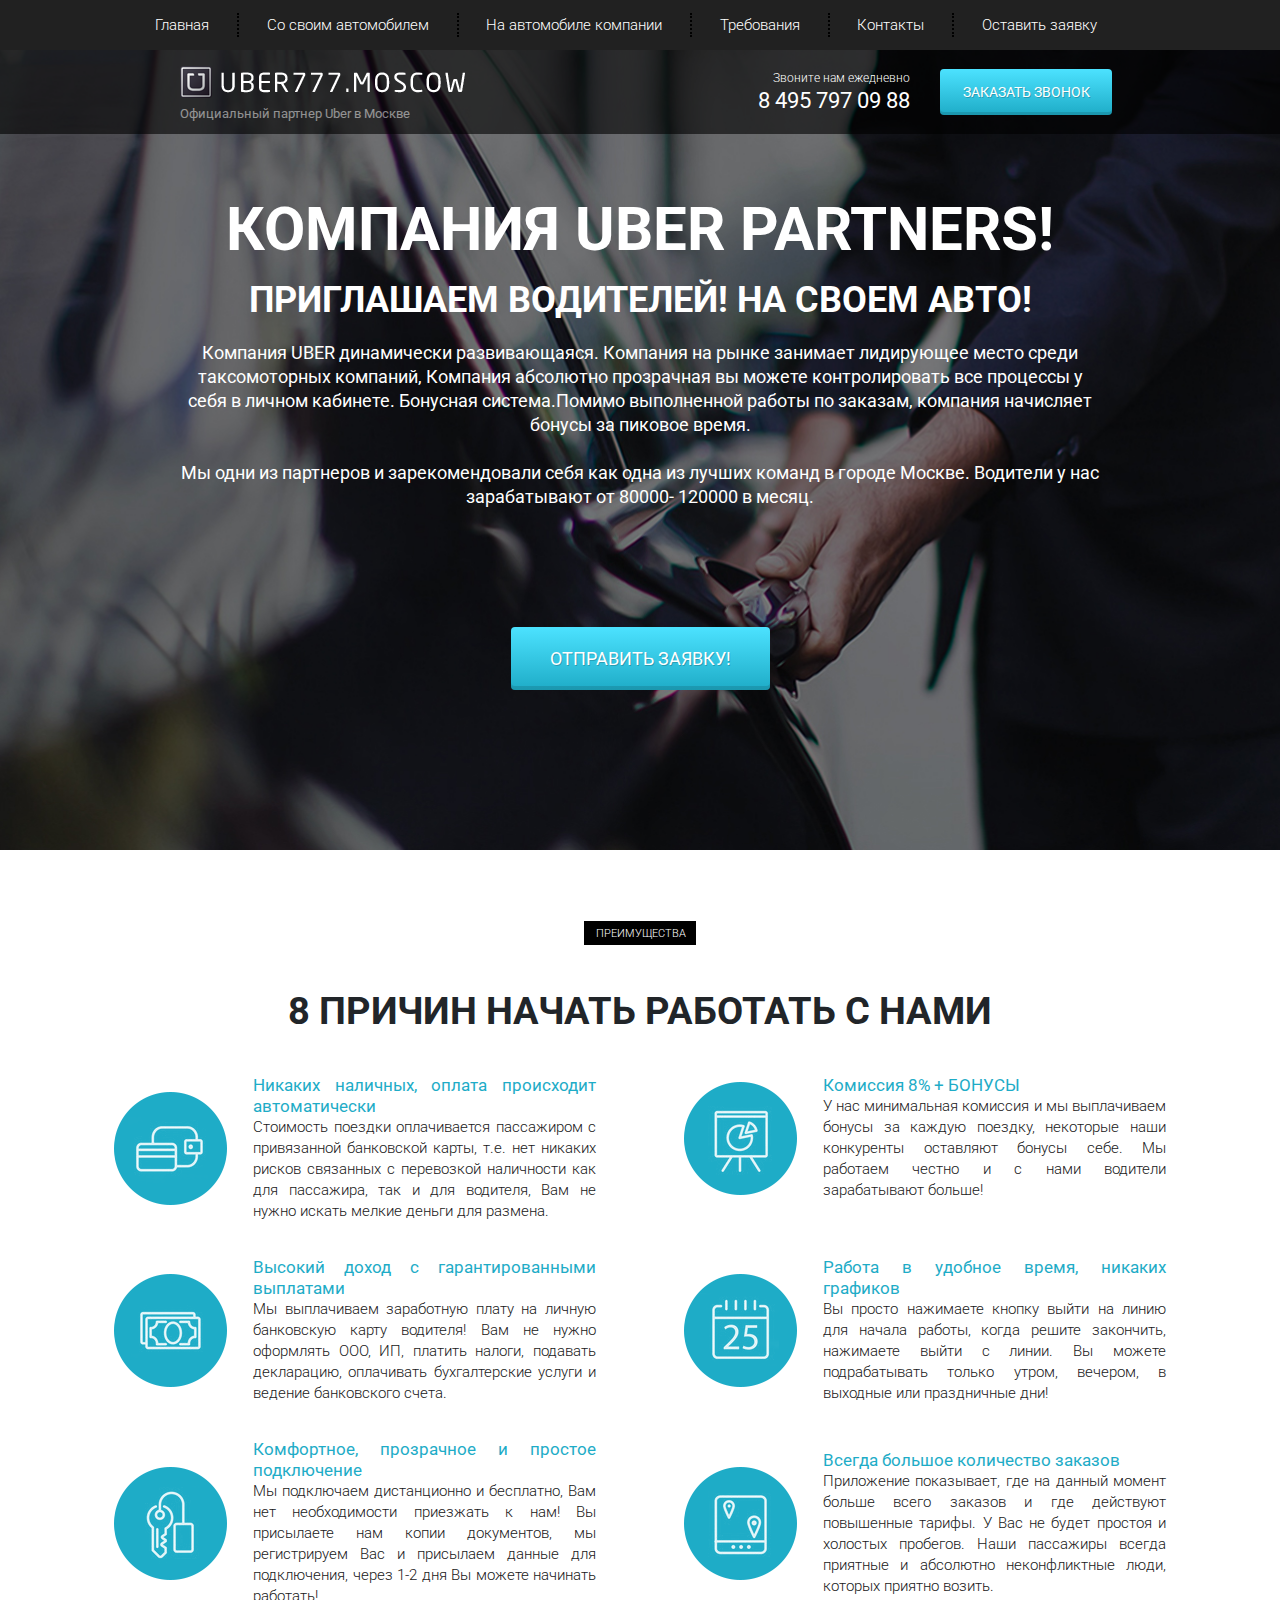
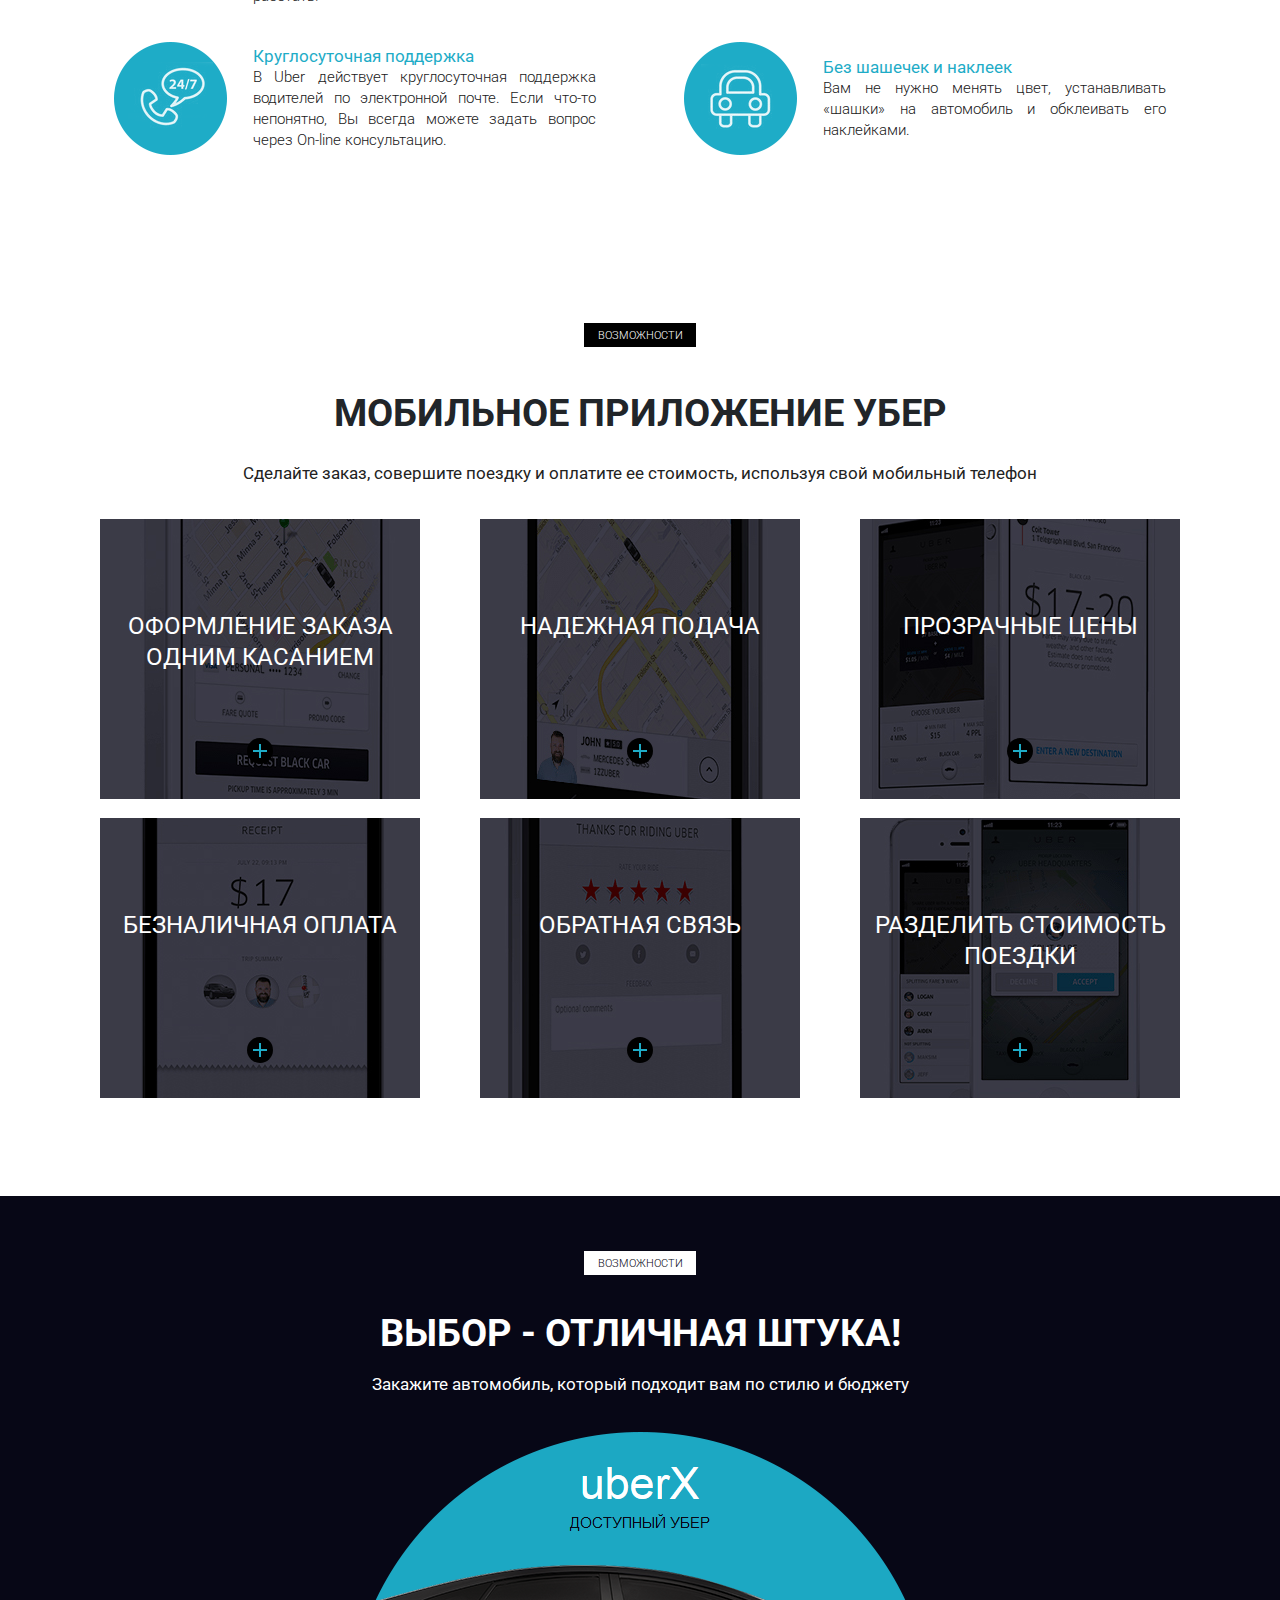
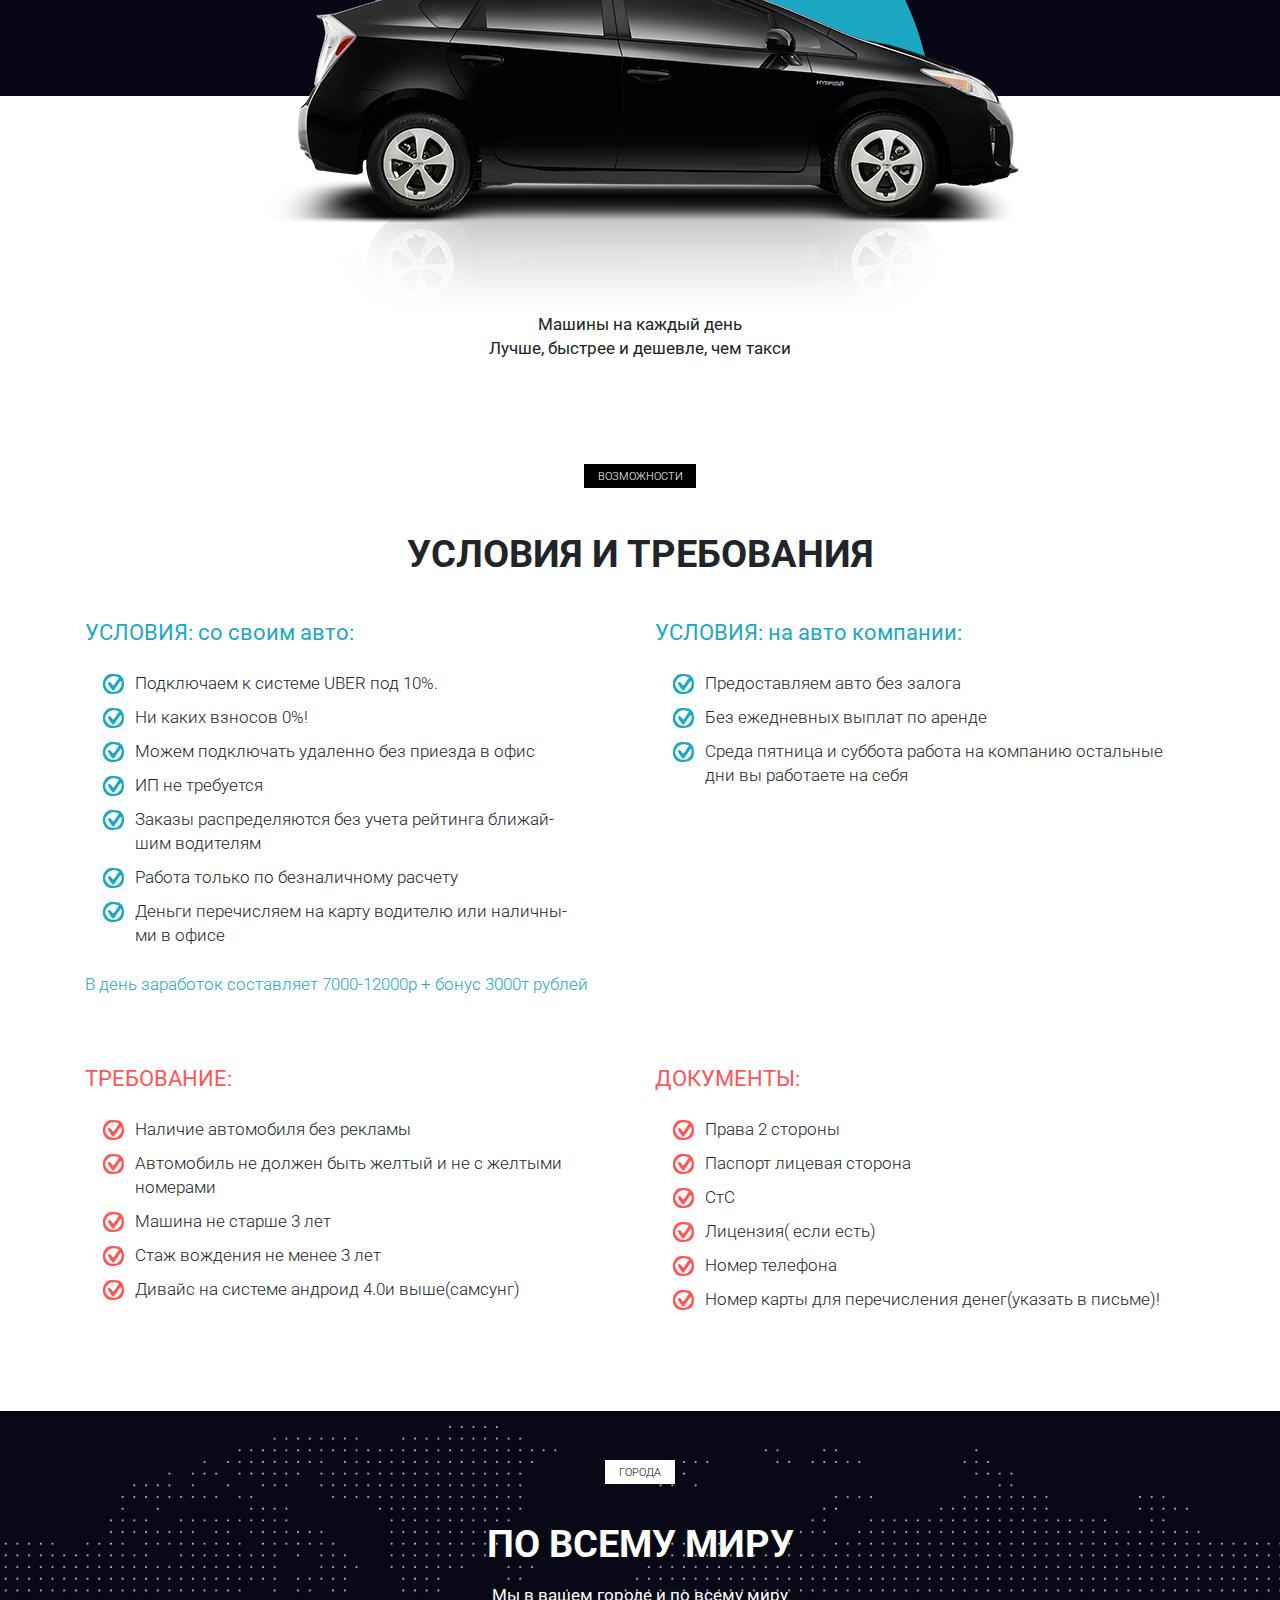
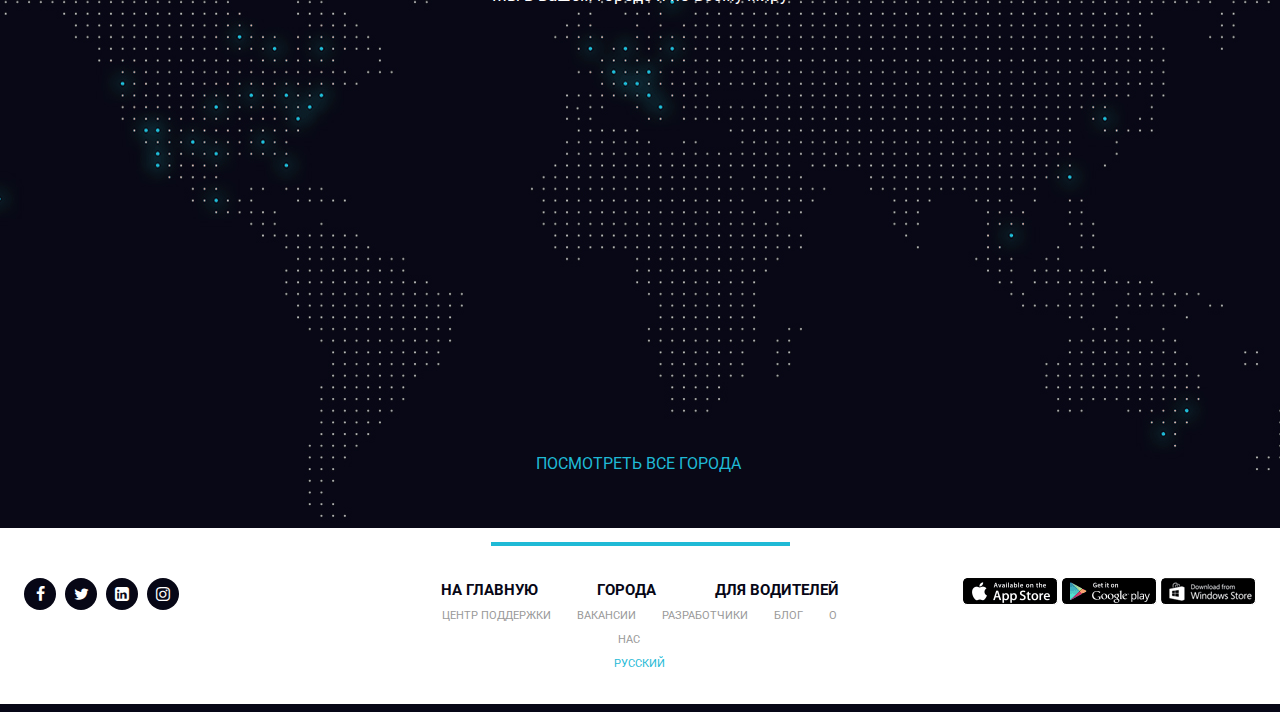
<file: index.html>
<!DOCTYPE html>
<html lang="en">

<head>
  <meta charset="UTF-8">
  <meta name="viewport" content="width=device-width, initial-scale=1.0">
  <title>Document</title>
  <link rel="shortcut icon" href="icons/favicon.ico" type="image/png">
  <link href="https://fonts.googleapis.com/css2?family=Roboto:wght@300;400;700&display=swap" rel="stylesheet">
  <link rel="stylesheet" href="css/bootstrap-reboot.min.css">
  <link rel="stylesheet" href="css/bootstrap-grid.min.css">
  <link rel="stylesheet" href="css/fonts.css">
  <link rel="stylesheet" href="css/style.min.css">
</head>

<body>
  <header>
    <nav>
      <div class="container">
        <ul class="menu">
          <li class="menu_item"><a href="#" class="menu_link">Главная</a></li>
          <li class="menu_item"><a href="#require" class="menu_link">Со своим автомобилем</a></li>
          <li class="menu_item"><a href="#require" class="menu_link">На автомобиле компании</a></li>
          <li class="menu_item"><a href="#" class="menu_link">Требования</a></li>
          <li class="menu_item"><a href="#" class="menu_link">Контакты</a></li>
          <li class="menu_item"><a href="#" class="menu_link">Оставить заявку</a></li>
        </ul>
      </div>
      <div class="hamburger">
        <span></span>
        <span></span>
        <span></span>
      </div>
    </nav>
    <div class="subheader">
      <div class="container">
        <div class="row">
          <div class="col-6 col-md-4 offset-md-1">
            <a href="#" class="subheader_logo"><img src="icons/logo.png" alt="logo"></a>
            <div class="subheader_official">Официальный партнер Uber в Москве</div>
          </div>

          <div class="xs-hidden col-md-3 offset-md-1 col-xl-2 offset-xl-2">
            <div class="subheader_call">Звоните нам ежедневно</div>
            <a href="tel:84957970988" class="subheader_phone">8 495 797 09 88</a>
          </div>

          <div class="col-6 col-md-3">
            <a href="tel:84957970988" class="xs-visible subheader_phone">8 495 797 09 88</a>
            <button class="subheader_btn">заказать звонок</button>
          </div>
        </div>

      </div>
    </div>
  </header>

  <section class="promo">
    <div class="container">
      <div class="row">
        <div class="col-md-12 offset-md-0 col-lg-10 offset-lg-1">
          <h1 class="promo_header">КОМПАНИЯ UBER PARTNERS!</h1>
          <h2 class="promo_subheader">ПРИГЛАШАЕМ ВОДИТЕЛЕЙ! НА СВОЕМ АВТО!</h2>
          <div class="promo_descr">
            Компания UBER динамически развивающаяся. Компания на рынке занимает лидирующее место среди
            таксомоторных компаний, Компания абсолютно прозрачная вы можете контролировать все процессы у себя в личном
            кабинете. Бонуcная система.Помимо выполненной работы по заказам, компания начисляет бонусы за
            пиковое время.
            <br><br>
            Мы одни из партнеров и зарекомендовали себя как одна из лучших команд в городе Москве. Водители у нас
            зарабатывают от 80000- 120000 в месяц.
          </div>
          <button class="promo_btn">ОТПРАВИТЬ ЗАЯВКУ!</button>
        </div>
      </div>
    </div>
  </section>

  <section class="reasons">
    <div class="container">
      <div class="label">преимущества</div>
      <div class="title">8 причин начать работать с нами</div>

      <div class="row">
        <div class="col-md-6 col-sm-12">
          <div class="reason_inner">
            <div class="reasons_img">
              <img src="icons/reasons/item-1.png" alt="">
            </div>
            <div class="reason_box">
              <div class="reasons_subtitle">Никаких наличных, оплата происходит автоматически</div>
              <div class="reasons_text">
                Стоимость поездки оплачивается пассажиром с привязанной банковской карты, т.е. нет никаких рисков
                связанных
                с перевозкой наличности как для пассажира, так и для водителя, Вам не нужно искать мелкие деньги для
                размена.
              </div>
            </div>
          </div>
        </div>
        <div class="col-md-6 col-sm-12">
          <div class="reason_inner">
            <div class="reasons_img">
              <img src="icons/reasons/item-2.png" alt="">
            </div>
            <div class="reason_box">
              <div class="reasons_subtitle">Комиссия 8% + БОНУСЫ</div>
              <div class="reasons_text">
                У нас минимальная комиссия и мы выплачиваем бонусы за каждую поездку, некоторые наши конкуренты
                оставляют
                бонусы себе. Мы работаем честно и с нами водители зарабатывают больше!
              </div>
            </div>
          </div>
        </div>
      </div>

      <div class="row align-items-center">
        <div class="col-md-6 col-sm-12">
          <div class="reason_inner">
            <div class="reasons_img">
              <img src="icons/reasons/item-3.png" alt="">
            </div>
            <div class="reason_box">
              <div class="reasons_subtitle">Высокий доход с гарантированными выплатами</div>
              <div class="reasons_text">
                Мы выплачиваем заработную плату на личную банковскую карту водителя! Вам не нужно оформлять ООО, ИП,
                платить налоги, подавать декларацию, оплачивать бухгалтерские услуги и ведение банковского счета.
              </div>
            </div>
          </div>
        </div>
        <div class="col-md-6 col-sm-12">
          <div class="reason_inner">
            <div class="reasons_img">
              <img src="icons/reasons/item-4.png" alt="">
            </div>
            <div class="reason_box">
              <div class="reasons_subtitle">Работа в удобное время, никаких графиков</div>
              <div class="reasons_text">
                Вы просто нажимаете кнопку выйти на линию для начала работы, когда решите закончить, нажимаете выйти с
                линии. Вы можете подрабатывать только утром, вечером, в выходные или праздничные дни!
              </div>
            </div>
          </div>
        </div>
      </div>

      <div class="row align-items-center">
        <div class="col-md-6 col-sm-12">
          <div class="reason_inner">
            <div class="reasons_img">
              <img src="icons/reasons/item-5.png" alt="">
            </div>
            <div class="reason_box">
              <div class="reasons_subtitle">Комфортное, прозрачное и простое подключение</div>
              <div class="reasons_text">
                Мы подключаем дистанционно и бесплатно, Вам нет необходимости приезжать к нам! Вы присылаете нам копии
                документов, мы регистрируем Вас и присылаем данные для подключения, через 1-2 дня Вы можете начинать
                работать!
              </div>
            </div>
          </div>
        </div>
        <div class="col-md-6 col-sm-12">
          <div class="reason_inner">
            <div class="reasons_img">
              <img src="icons/reasons/item-6.png" alt="">
            </div>
            <div class="reason_box">
              <div class="reasons_subtitle">Всегда большое количество заказов</div>
              <div class="reasons_text">
                Приложение показывает, где на данный момент больше всего заказов и где действуют повышенные тарифы. У
                Вас не будет простоя и холостых пробегов. Наши пассажиры всегда приятные и абсолютно неконфликтные люди,
                которых приятно возить.
              </div>
            </div>
          </div>
        </div>
      </div>

      <div class="row align-items-center">
        <div class="col-md-6 col-sm-12">
          <div class="reason_inner">
            <div class="reasons_img">
              <img src="icons/reasons/item-7.png" alt="">
            </div>
            <div class="reason_box">
              <div class="reasons_subtitle">Круглосуточная поддержка</div>
              <div class="reasons_text">
                В Uber действует круглосуточная поддержка водителей по электронной почте. Если что-то непонятно, Вы
                всегда можете задать вопрос через On-line консультацию.
              </div>
            </div>
          </div>
        </div>
        <div class="col-md-6 col-sm-12">
          <div class="reason_inner">
            <div class="reasons_img">
              <img src="icons/reasons/item-8.png" alt="">
            </div>
            <div class="reason_box">
              <div class="reasons_subtitle">Без шашечек и наклеек</div>
              <div class="reasons_text">
                Вам не нужно менять цвет, устанавливать «шашки» на автомобиль и обклеивать его наклейками.
              </div>
            </div>
          </div>
        </div>
      </div>

    </div>
  </section>

  <section class="mobile">
    <div class="container">
      <div class="label">Возможности</div>
      <div class="title">мобильное приложение убер</div>
      <div class="subtitle">Сделайте заказ, совершите поездку и оплатите ее стоимость, используя свой мобильный телефон
      </div>
      <div class="row">
        <div class="col-md-6 col-lg-4 col-xl-4">
          <div class="mobile_item mobile_item_1">
            <div class="mobile_item_subtitle">оформление заказа одним касанием</div>
            <div class="mobile_item_plus"></div>
          </div>
        </div>
        <div class="col-md-6 col-lg-4 col-xl-4">
          <div class="mobile_item mobile_item_2">
            <div class="mobile_item_subtitle">надежная подача</div>
            <div class="mobile_item_plus"></div>
          </div>
        </div>
        <div class="col-md-6 col-lg-4 col-xl-4">
          <div class="mobile_item mobile_item_3">
            <div class="mobile_item_subtitle">прозрачные цены</div>
            <div class="mobile_item_plus"></div>
          </div>
        </div>
        <div class="col-md-6 col-lg-4 col-xl-4">
          <div class="mobile_item mobile_item_4">
            <div class="mobile_item_subtitle">безналичная оплата</div>
            <div class="mobile_item_plus"></div>
          </div>
        </div>
        <div class="col-md-6 col-lg-4 col-xl-4">
          <div class="mobile_item mobile_item_5">
            <div class="mobile_item_subtitle">обратная связь</div>
            <div class="mobile_item_plus"></div>
          </div>
        </div>
        <div class="col-md-6 col-lg-4 col-xl-4">
          <div class="mobile_item mobile_item_6">
            <div class="mobile_item_subtitle">разделить стоимость поездки</div>
            <div class="mobile_item_plus"></div>
          </div>
        </div>
      </div>
    </div>
  </section>

  <section class="choice">
    <div class="choice_wrapper">
      <div class="container">
        <div class="choice_box">
          <div class="label choice_label">Возможности</div>
          <div class="title choice_title">Выбор - отличная штука!</div>
          <div class="subtitle choice_subtitle">Закажите автомобиль, который подходит вам по стилю и бюджету</div>
          <img src="img/car.png" alt="" class="choice_img">

          <div class="choice_text">
            Машины на каждый день<br>
            Лучше, быстрее и дешевле, чем такси
          </div>
        </div>
      </div>
    </div>
  </section>
 
  <section class="require" id="require">
    <div class="container">
      <div class="label">возможности</div>
      <div class="title">условия и требования</div>
      <div class="row">
        <div class="col-md-6">
          <div class="require_block">
            <div class="require_title">УСЛОВИЯ: со своим авто:</div>
            <ul class="require_list">
              <li>Подключаем к системе UBER под 10%.</li>
              <li>Ни каких взносов 0%!</li>
              <li>Можем подключать удаленно без приезда в офис</li>
              <li>ИП не требуется</li>
              <li>Заказы распределяются без учета рейтинга ближай-<br>шим водителям</li>
              <li>Работа только по безналичному расчету</li>
              <li>Деньги перечисляем на карту водителю или наличны-<br>ми в офисе</li>
            </ul>
            <div class="require_descr">
              В день заработок составляет 7000-12000р + бонус 3000т рублей
            </div>
          </div>
        </div>
        <div class="col-md-6">
          <div class="require_block">
            <div class="require_title">УСЛОВИЯ: на авто компании:</div>
            <ul class="require_list">
              <li>Предоставляем авто без залога</li>
              <li>Без ежедневных выплат по аренде</li>
              <li>Среда пятница и суббота работа на компанию остальные дни вы работаете на себя</li>
            </ul>
          </div>
        </div>
        <div class="col-md-6">
          <div class="require_block require_block_nmb warning">
            <div class="require_title">ТРЕБОВАНИЕ:</div>
            <ul class="require_list">
              <li>Наличие автомобиля без рекламы</li>
              <li>Автомобиль не должен быть желтый и не с желтыми номерами</li>
              <li>Машина не старше 3 лет</li>
              <li>Стаж вождения не менее 3 лет</li>
              <li>Дивайс на системе андроид 4.0и выше(самсунг)</li>
            </ul>
          </div>
        </div>
        <div class="col-md-6">
          <div class="require_block require_block_nmb warning">
            <div class="require_title">ДОКУМЕНТЫ:</div>
            <ul class="require_list">
              <li>Права 2 стороны</li>
              <li>Паспорт лицевая сторона</li>
              <li>СтС</li>
              <li>Лицензия( если есть)</li>
              <li>Номер телефона</li>
              <li>Номер карты для перечисления денег(указать в письме)!</li>
            </ul>
          </div>
        </div>
      </div>
    </div>
  </section>

  <section class="world">
    <div class="world_wrapper">
      <div class="container">
        <div class="world_box">
          <div class="label world_label">города</div>
          <div class="title world_title">По всему миру</div>
          <div class="subtitle world_subtitle">Мы в вашем городе и по всему миру</div>
        </div>
        <a href="#" class="world_text">посмотреть все города</a>
      </div>
    </div>
  </section>

  <footer class="footer">
    <div class="footer_line"></div>
    <div class="footer_wrapper">
      <div>
        <div class="footer_socials">
          <a href="#">
            <span class="icon-facebook"></span>
          </a>
          <a href="#">
            <span class="icon-twitter"></span>
          </a>
          <a href="#">
            <span class="icon-linkedin-square"></span>
          </a>
          <a href="#">
            <span class="icon-instagram"></span>
          </a>
        </div>
      </div>
      <div>
        <div class="footer_content">
          <div class="footer_content-title">
            <a href="#">на главную</a>
            <a href="#">города</a>
            <a href="#">для водителей</a>
          </div>
          <div class="footer_content-text">
            <a href="#">центр поддержки</a>
            <a href="#">вакансии</a>
            <a href="#">разработчики</a>
            <a href="#">блог</a>
            <a href="#">о нас</a>
          </div>
          <div class="footer_content-sub">
            <a href="#">русский</a>
          </div>
        </div>
      </div>
      <div>
        <div class="footer_stores">
          <a href="#">
            <img src="img/stores/store_1_apple.png" alt="">
          </a>
          <a href="#">
            <img src="img/stores/store_2_google.png" alt="">
          </a>
          <a href="#">
            <img src="img/stores/store_3_windows.png" alt="">
          </a>
        </div>
      </div>
    </div>
    <div class="footer_line-bottom"></div>
  </footer>


  <script src="js/script.js"></script>
</body>

</html>
</file>
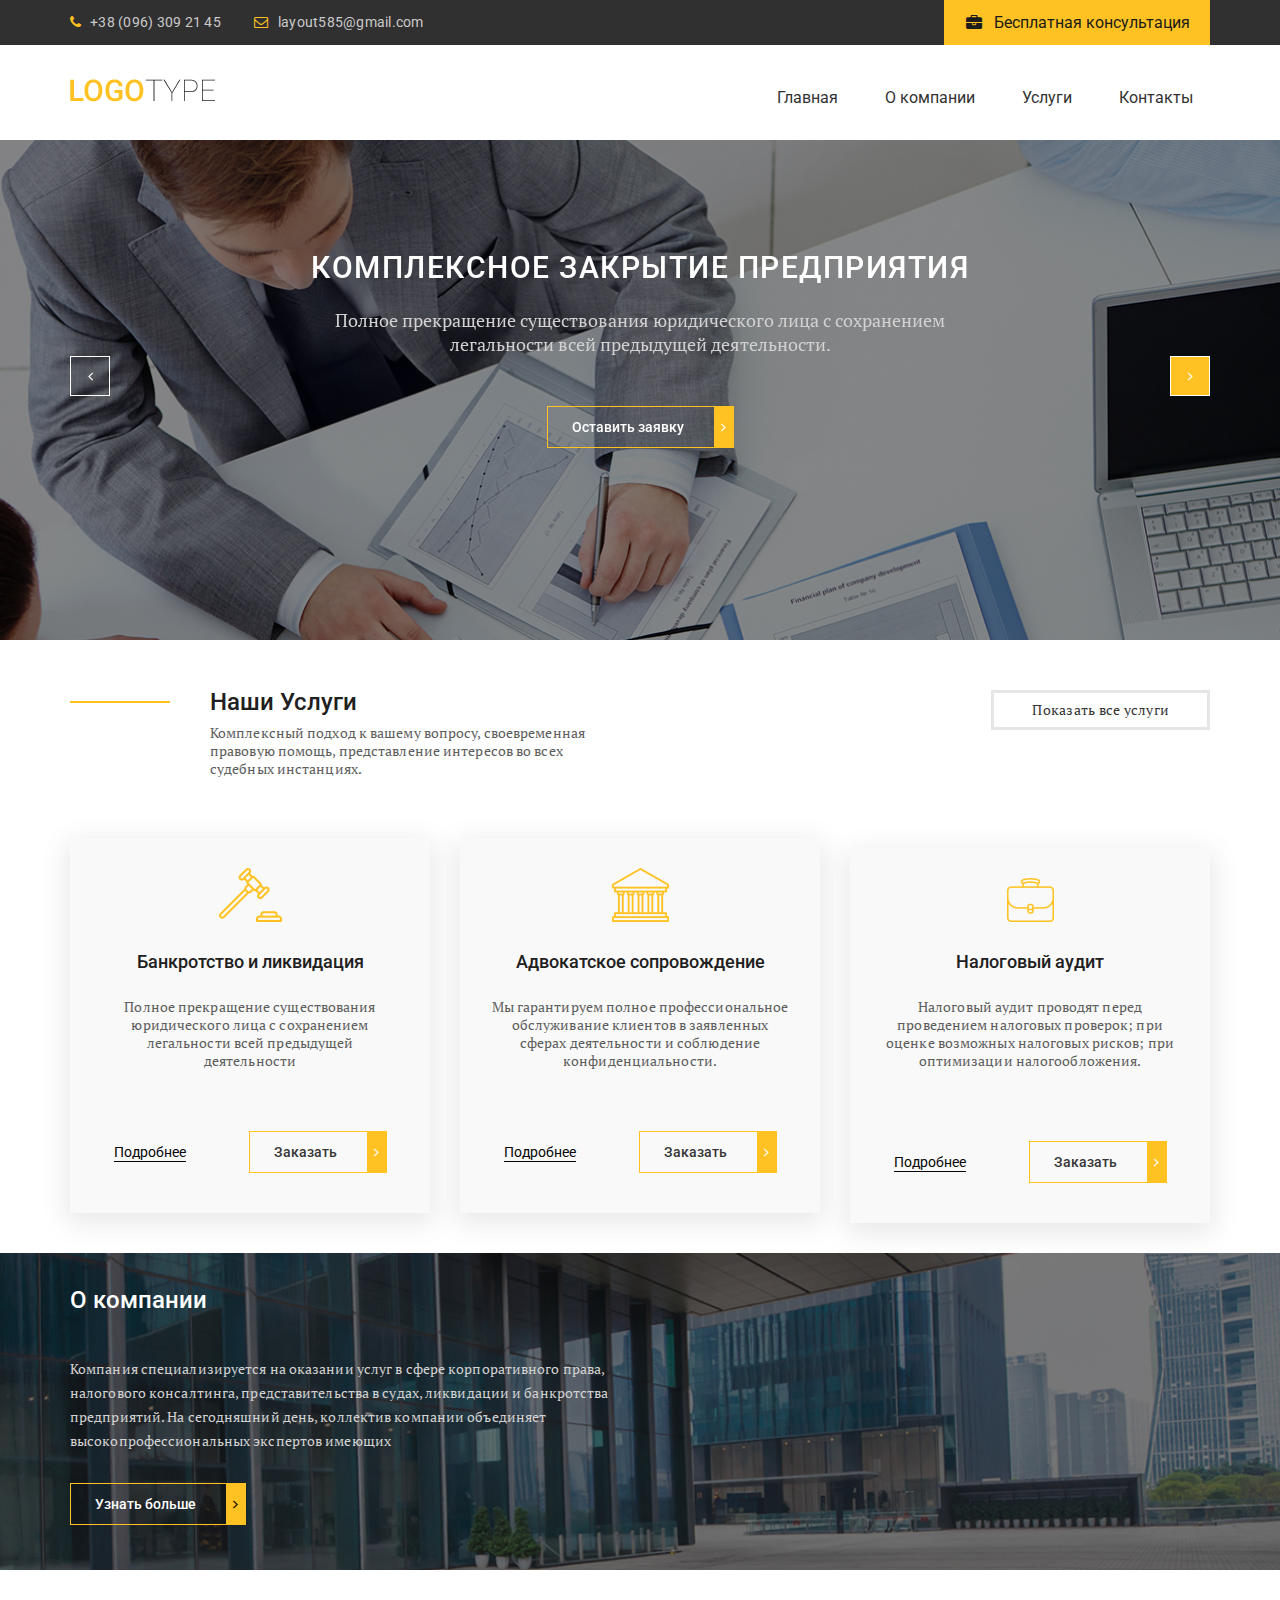
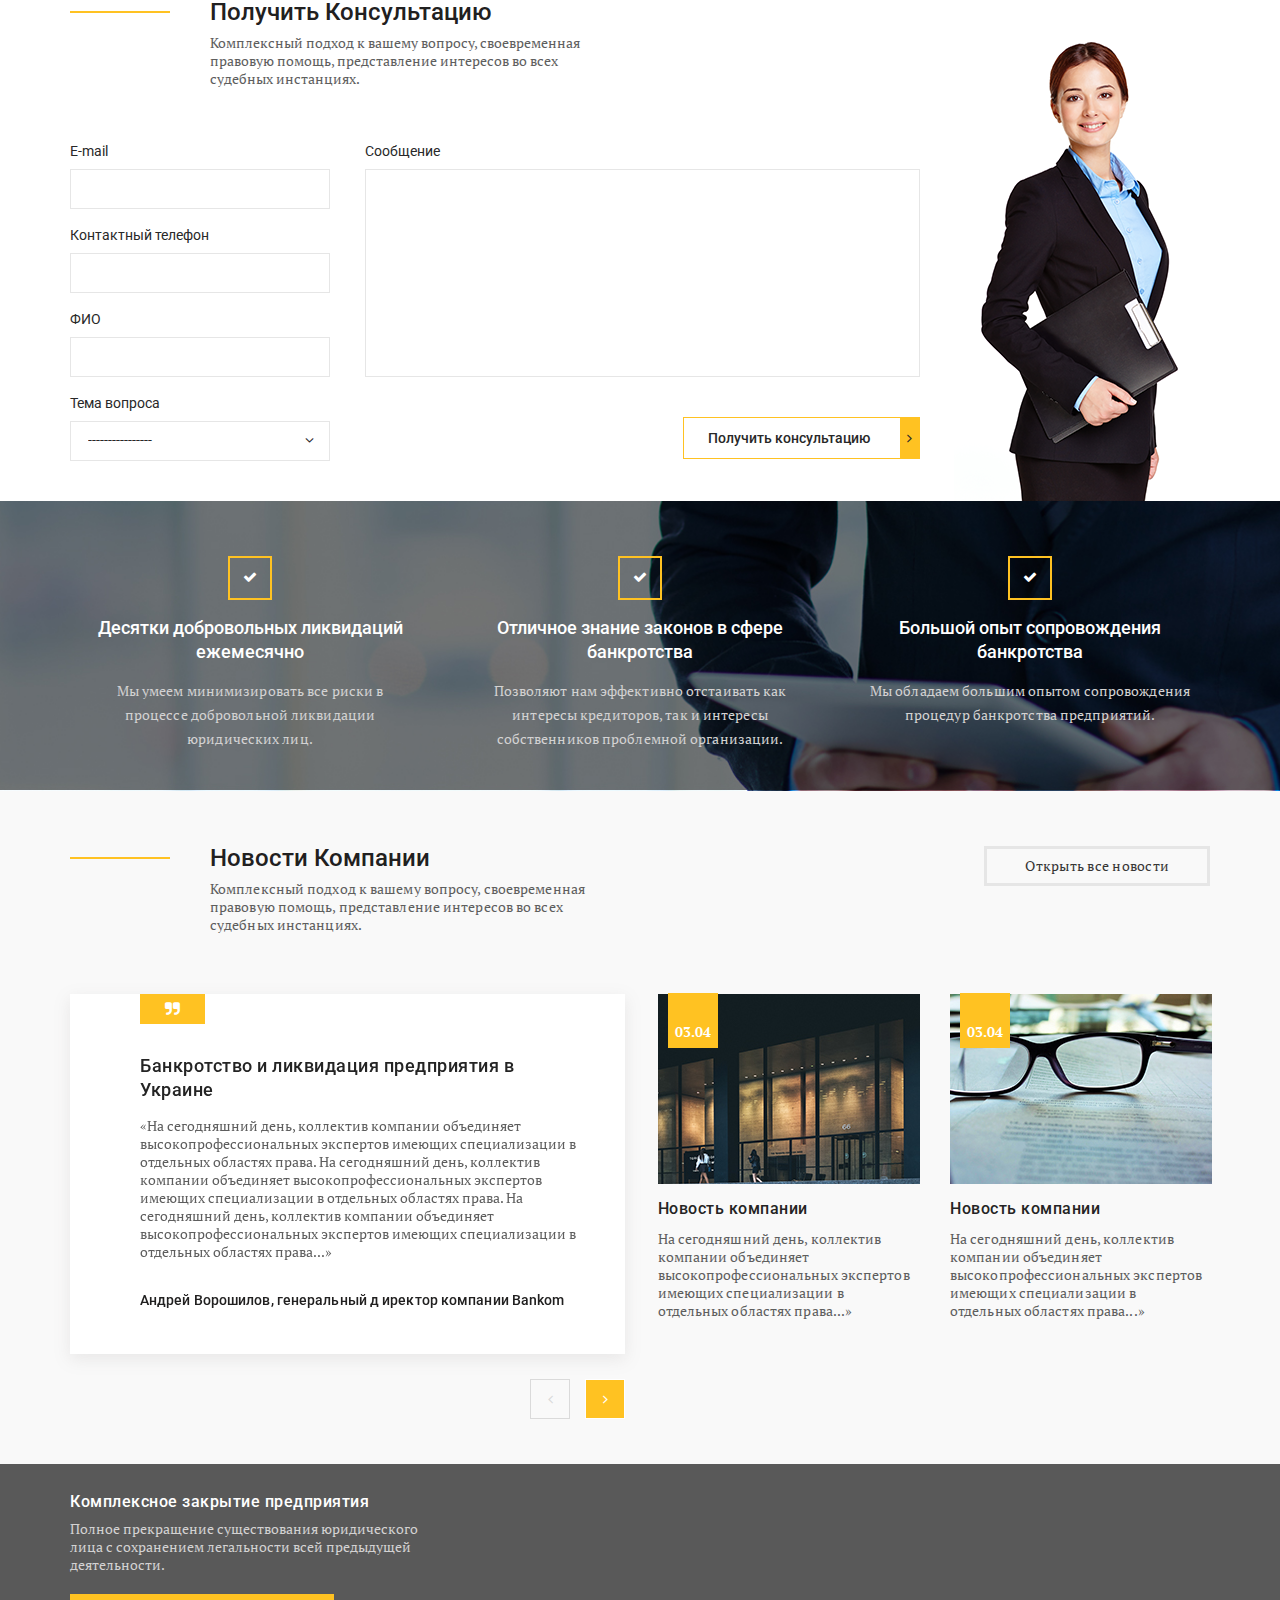
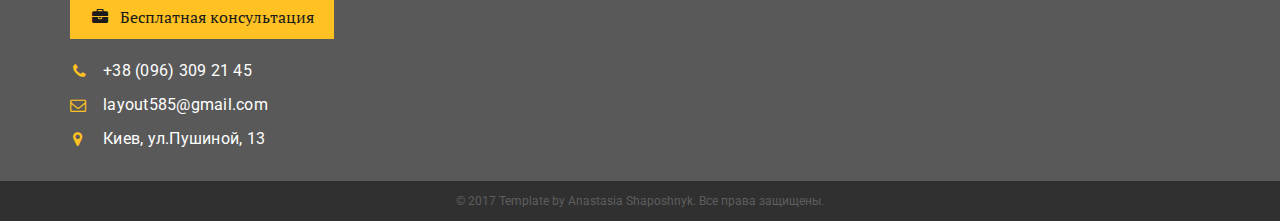
<file: free materials/free-psd/index.html>
<!DOCTYPE html>
<html lang="en">

<head>
  <meta charset="UTF-8">
  <meta name="viewport" content="width=device-width, initial-scale=1.0">
  <title>Document</title>
  <link href="https://fonts.googleapis.com/css2?family=PT+Serif:wght@400;700&family=Roboto:wght@400;500&display=swap"
    rel="stylesheet">
  <link rel="stylesheet" href="css/normalize.css">
  <link rel="stylesheet" href="css/fonts.css">
  <link rel="stylesheet" href="css/jquery.fancybox.min.css">
  <link rel="stylesheet" href="css/slick.css">
  <link rel="stylesheet" href="css/jquery.formstyler.css">
  <link rel="stylesheet" href="css/style.css">
  <link rel="stylesheet" href="css/media.css">
</head>

<body>
  <header class="header">
    <div class="header__top">
      <div class="container">
        <div class="header__contacts">
          <a class="header__phone" href="tel:380963092145">+38 (096) 309 21 45</a>
          <a class="header__email" href="#">layout585@gmail.com</a>
          <a data-fancybox data-src="#modal" href="javascript:;" class="header__btn" href="#">
            Бесплатная консультация
          </a>
        </div>
      </div>
    </div>
    <div class="header__content">
      <div class="container">
        <div class="header__content-inner">
          <div class="header__logo">
            <a href="#">
              <img src="img/logo.png" alt="">
            </a>
          </div>
          <nav class="menu">
            <div class="header__btn-menu">
              <span class="icon-bars"></span>
            </div>
            <ul>
              <li><a href="#">Главная</a></li>
              <li><a href="#">О компании</a></li>
              <li><a href="#">Услуги</a></li>
              <li><a href="#">Контакты</a></li>
            </ul>
          </nav>
        </div>
      </div>
    </div>
  </header>
</body>
 <section class="slider">
  <div class="container">
    <div class="slider__inner">
      <div class="slider__item">
        <div class="slider__item-content">
          <div class="slider__title">
            КОМПЛЕКСНОЕ ЗАКРЫТИЕ ПРЕДПРИЯТИЯ
          </div>
          <div class="slider__text">
            Полное прекращение существования юридического лица с сохранением легальности всей предыдущей деятельности.
          </div>
          <a data-fancybox data-src="#modal" href="javascript:;" class="slider__btn default-btn">
            Оставить заявку
          </a>
        </div>
      </div>
      <div class="slider__item">
        <div class="slider__item-content">
          <div class="slider__title">
            КОМПЛЕКСНОЕ ЗАКРЫТИЕ ПРЕДПРИЯТИЯ
          </div>
          <div class="slider__text">
            Полное прекращение существования юридического лица с сохранением легальности всей предыдущей деятельности.
          </div>
          <a data-fancybox data-src="#modal" href="javascript:;" class="slider__btn default-btn">
            Оставить заявку
          </a>
        </div>
      </div>
      <div class="slider__item">
        <div class="slider__item-content">
          <div class="slider__title">
            КОМПЛЕКСНОЕ ЗАКРЫТИЕ ПРЕДПРИЯТИЯ
          </div>
          <div class="slider__text">
            Полное прекращение существования юридического лица с сохранением легальности всей предыдущей деятельности.
          </div>
          <a data-fancybox data-src="#modal" href="javascript:;" class="slider__btn default-btn">
            Оставить заявку
          </a>
        </div>
      </div>
    </div>
  </div>
</section>
<section class="services">
  <div class="container">
    <div class="services__top">
      <div class="services__title-box">
        <div class="services__title">
          Наши Услуги
        </div>
        <div class="services__text">
          Комплексный подход к вашему вопросу, своевременная правовую помощь, представление интересов во всех судебных
          инстанциях.
        </div>
      </div>
      <div class="services__btn">
        <a href="#">
          Показать все услуги
        </a>
      </div>
    </div>
    <div class="services__items">
      <div class="services__item">
        <img src="img/about-1.png" alt="">
        <div class="services__item-title">
          Банкротство и ликвидация
        </div>
        <div class="services__item-text">
          Полное прекращение существования юридического лица с сохранением легальности всей предыдущей деятельности
        </div>
        <div class="services__item-btn">
          <a class="services__item-link" href="#">Подробнее</a>
          <a data-fancybox data-src="#modal" href="javascript:;" class="default-btn">
            Заказать
          </a>
        </div>
      </div>
      <div class="services__item">
        <img src="img/about-2.png" alt="">
        <div class="services__item-title">
          Адвокатское сопровождение
        </div>
        <div class="services__item-text">
          Мы гарантируем полное профессиональное обслуживание клиентов в заявленных сферах деятельности и соблюдение
          конфиденциальности.
        </div>
        <div class="services__item-btn">
          <a class="services__item-link" href="#">Подробнее</a>
          <a data-fancybox data-src="#modal" href="javascript:;" class="default-btn">
            Заказать
          </a>
        </div>
      </div>
      <div class="services__item">
        <img src="img/about-3.png" alt="">
        <div class="services__item-title">
          Налоговый аудит
        </div>
        <div class="services__item-text">
          Налоговый аудит проводят перед проведением налоговых проверок; при оценке возможных налоговых рисков; при
          оптимизации налогообложения.
        </div>
        <div class="services__item-btn">
          <a class="services__item-link" href="#">Подробнее</a>
          <a data-fancybox data-src="#modal" href="javascript:;" class="default-btn">
            Заказать
          </a>
        </div>
      </div>
    </div>
  </div>
</section>
<section class="about">
  <div class="container">
    <div class="about__inner">
      <div class="about__title">
        О компании
      </div>
      <div class="about__text">
        Компания специализируется на оказании услуг в сфере корпоративного права, налогового консалтинга,
        представительства в судах, ликвидации и банкротства предприятий. На сегодняшний день, коллектив компании
        объединяет высокопрофессиональных экспертов имеющих
      </div>
      <a href="#" class="about__btn default-btn">
        Узнать больше
      </a>
    </div>
  </div>
</section>
<section class="form">
  <div class="container">
    <div class="form__inner">
      <div class="form__content">
        <div class="form__title-box">
          <div class="form__title">
            Получить Консультацию
          </div>
          <div class="form-text">
            Комплексный подход к вашему вопросу, своевременная правовую помощь, представление интересов во всех судебных
            инстанциях.
          </div>
        </div>
        <div class="form__box">
          <form>
            <div class="form__box-inner">
              <div class="form__box-left">
                <label>
                  E-mail
                  <input type="text">
                </label>
                <label>
                  Контактный телефон
                  <input type="text">
                </label>
                <label>
                  ФИО
                  <input type="text">
                </label>
                <label>
                  Тема вопроса
                  <select>
                    <option>----------------</option>
                    <option>----------------</option>
                    <option>----------------</option>
                    <option>----------------</option>
                  </select>
                </label>
              </div>
              <div class="form__box-right">
                <label>
                  Сообщение
                  <textarea></textarea>
                </label>
                <button class="default-btn" type="submit">Получить консультацию</button>
              </div>
            </div>
          </form>
        </div>
      </div>
    </div>
  </div>
</section>
<section class="advantages">
  <div class="container">
    <div class="advantages__inner">
      <div class="advantages-item">
        <div class="advantages__title">
          Десятки добровольных ликвидаций ежемесячно
        </div>
        <div class="advantages__text">
          Мы умеем минимизировать все риски в процессе добровольной ликвидации юридических лиц.
        </div>
      </div>
      <div class="advantages-item">
        <div class="advantages__title">
          Отличное знание законов в сфере банкротства
        </div>
        <div class="advantages__text">
          Позволяют нам эффективно отстаивать как интересы кредиторов, так и интересы собственников проблемной
          организации.
        </div>
      </div>
      <div class="advantages-item">
        <div class="advantages__title">
          Большой опыт сопровождения банкротства
        </div>
        <div class="advantages__text">
          Мы обладаем большим опытом сопровождения процедур банкротства предприятий.
        </div>
      </div>
    </div>
  </div>
</section>
<section class="news">
  <div class="container">
    <div class="news__top">
      <div class="news__title-box">
        <div class="news__title">
          Новости Компании
        </div>
        <div class="news__text">
          Комплексный подход к вашему вопросу, своевременная правовую помощь, представление интересов во всех судебных
          инстанциях.
        </div>
      </div>
      <div class="news__btn">
        <a href="#">
          Открыть все новости
        </a>
      </div>
    </div>
    <div class="news__inner">
      <div class="news__slider">
        <div class="news__slider-inner">
          <div class="news__slider-item">
            <div class="news__slider-title">
              Банкротство и ликвидация предприятия в Украине
            </div>
            <div class="news__slider-text">
              «На сегодняшний день, коллектив компании объединяет высокопрофессиональных экспертов имеющих специализации
              в отдельных областях права. На сегодняшний день, коллектив компании объединяет высокопрофессиональных
              экспертов имеющих специализации в отдельных областях права. На сегодняшний день, коллектив компании
              объединяет высокопрофессиональных экспертов имеющих специализации в отдельных областях права...»
            </div>
            <div class="news__slider-author">
              Андрей Ворошилов, генеральный д иректор компании Bankom
            </div>
          </div>
          <div class="news__slider-item">
            <div class="news__slider-title">
              Банкротство и ликвидация предприятия в Украине
            </div>
            <div class="news__slider-text">
              «На сегодняшний день, коллектив компании объединяет высокопрофессиональных экспертов имеющих специализации
              в отдельных областях права. На сегодняшний день, коллектив компании объединяет высокопрофессиональных
              экспертов имеющих специализации в отдельных областях права. На сегодняшний день, коллектив компании
              объединяет высокопрофессиональных экспертов имеющих специализации в отдельных областях права...»
            </div>
            <div class="news__slider-author">
              Андрей Ворошилов, генеральный д иректор компании Bankom
            </div>
          </div>
          <div class="news__slider-item">
            <div class="news__slider-title">
              Банкротство и ликвидация предприятия в Украине
            </div>
            <div class="news__slider-text">
              «На сегодняшний день, коллектив компании объединяет высокопрофессиональных экспертов имеющих специализации
              в отдельных областях права. На сегодняшний день, коллектив компании объединяет высокопрофессиональных
              экспертов имеющих специализации в отдельных областях права. На сегодняшний день, коллектив компании
              объединяет высокопрофессиональных экспертов имеющих специализации в отдельных областях права...»
            </div>
            <div class="news__slider-author">
              Андрей Ворошилов, генеральный д иректор компании Bankom
            </div>
          </div>
        </div>
      </div>
      <a href="#" class="news__blog">
        <div class="news__images">
          <img src="img/news-1.jpg" alt="">
          <div class="news__date">03.04</div>
        </div>
        <div class="news__blog-title">
          Новость компании
        </div>
        <div class="news__blog-text">
          На сегодняшний день, коллектив компании объединяет высокопрофессиональных экспертов имеющих специализации в
          отдельных областях права...»
        </div>
      </a>
      <a href="#" class="news__blog">
        <div class="news__images">
          <img src="img/news-2.jpg" alt="">
          <div class="news__date">03.04</div>
        </div>
        <div class="news__blog-title">
          Новость компании
        </div>
        <div class="news__blog-text">
          На сегодняшний день, коллектив компании объединяет высокопрофессиональных экспертов имеющих специализации в
          отдельных областях права...»
        </div>
      </a>

    </div>
  </div>
</section>
<footer class="footer">
  <div class="footer__content">
    <div class="container">
      <div class="footer__inner">
      <div class="footer__info">
        <div class="footer__title">
          Комплексное закрытие предприятия
        </div>
        <div class="footer__text">
          Полное прекращение существования юридического лица с сохранением легальности всей предыдущей деятельности.
        </div>
        <a data-fancybox data-src="#modal" href="javascript:;" class="header__btn" href="#">
          Бесплатная консультация
        </a>
        <ul class="footer__list">
          <li><a class="footer__phone" href="tel:380963092145">+38 (096) 309 21 45 </a></li>
          <li><a href="#">layout585@gmail.com</a></li>
          <li><a class="footer__address" href="#">Киев, ул.Пушиной, 13</a></li>
        </ul>
      </div>
      <div class="footer__map">
        <iframe height="250px" src="https://www.google.com/maps/embed?pb=!1m18!1m12!1m3!1d2540.124391996489!2d30.364922015731644!3d50.457408279476354!2m3!1f0!2f0!3f0!3m2!1i1024!2i768!4f13.1!3m3!1m2!1s0x40d4cc919501b4ef%3A0x71a476f68f4c8246!2z0YPQuy4g0KTQtdC-0LTQvtGA0Ysg0J_Rg9GI0LjQvdC-0LksIDEzLCDQmtC40LXQsiwg0KPQutGA0LDQuNC90LAsIDAyMDAw!5e0!3m2!1sru!2sru!4v1590920159700!5m2!1sru!2sru" frameborder="0" style="border:0;" allowfullscreen="" aria-hidden="false" tabindex="0"></iframe>
      </div>
    </div>
    </div>
  </div>
  <div class="footer__copy">
    <div class="container">
      <div class="copy__text">
        © 2017 Template by Anastasia Shaposhnyk. Все права защищены.
      </div>
    </div>
  </div>
</footer>

<div id="modal">
  <form>
    <input type="text" placeholder="Ваше имя">
    <input type="text" placeholder="Ваш телефон">
    <input type="submit" value="Отправить">
  </form>
</div>

<script src="https://ajax.googleapis.com/ajax/libs/jquery/3.5.1/jquery.min.js"></script>
<script src="js/jquery.fancybox.min.js"></script>
<script src="js/slick.min.js"></script>
<script src="js/jquery.formstyler.min.js"></script>
<script src="js/main.js"></script>

</html>
</file>
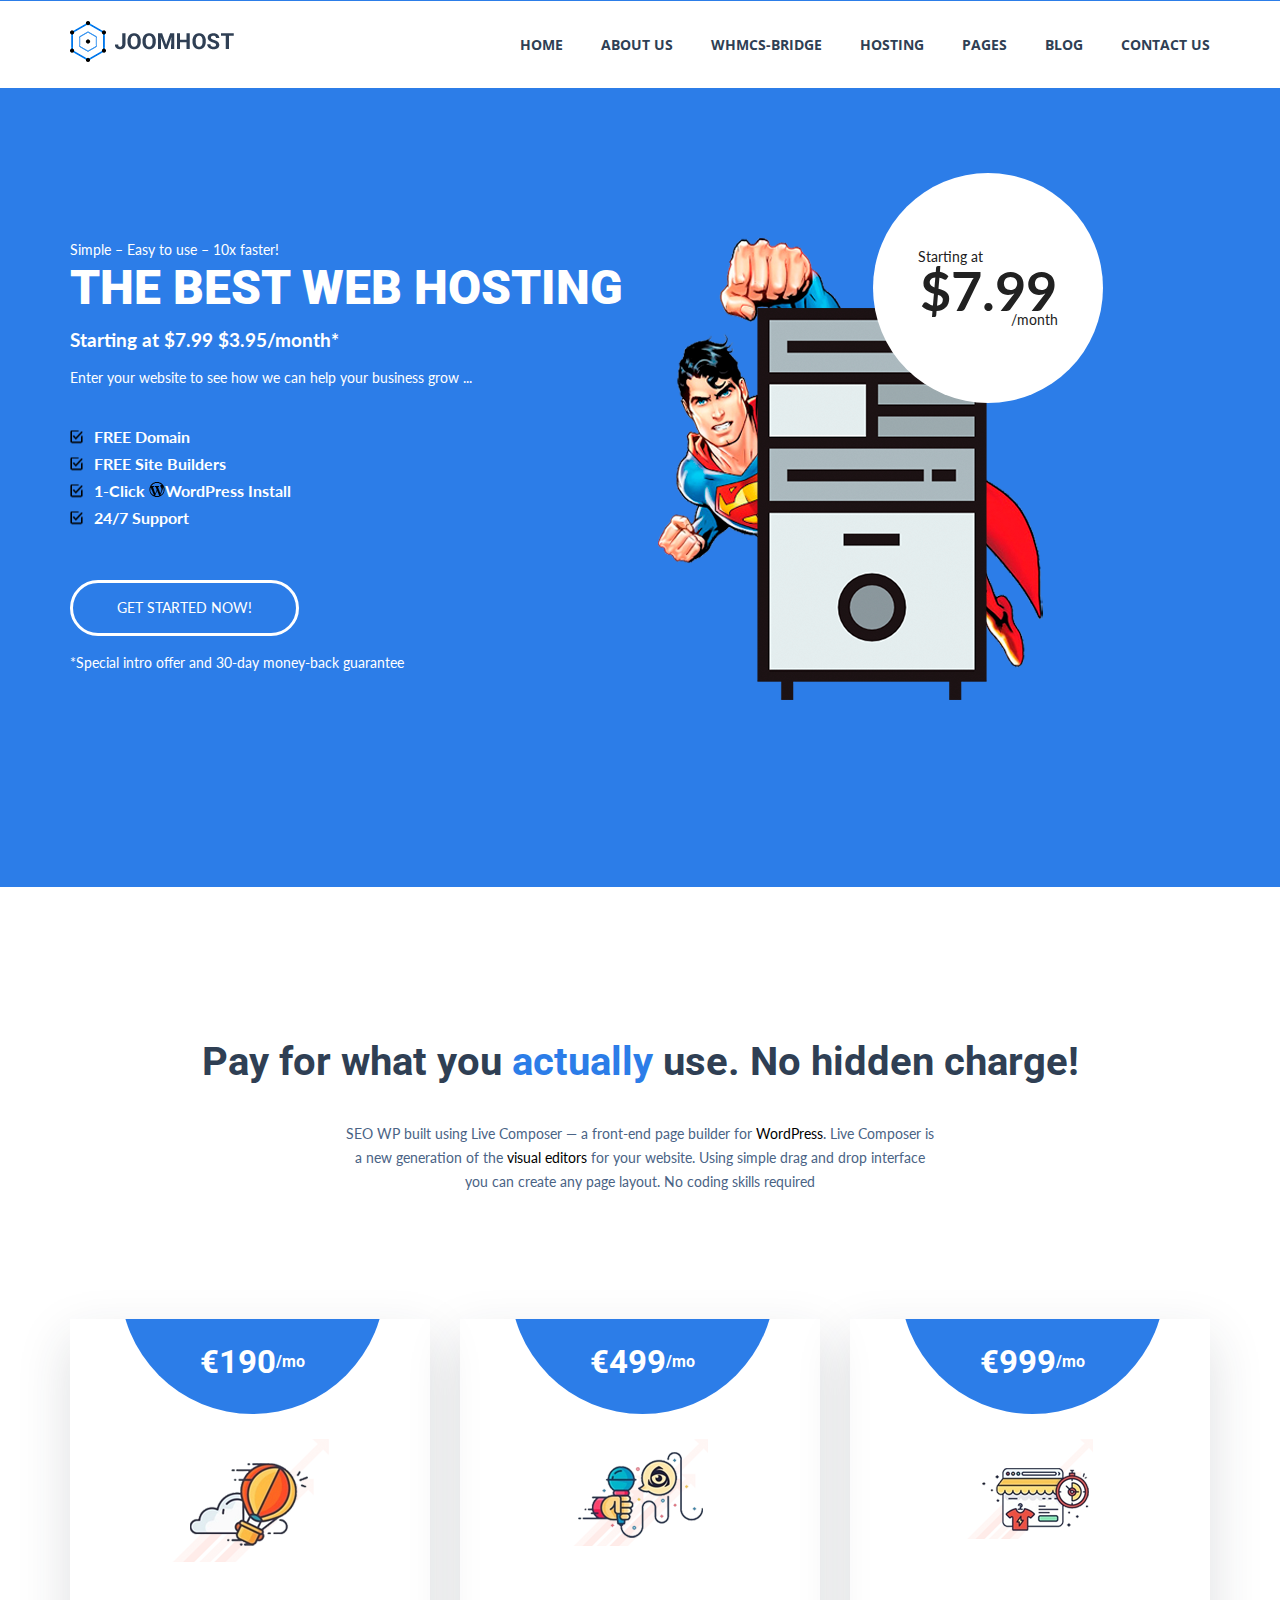
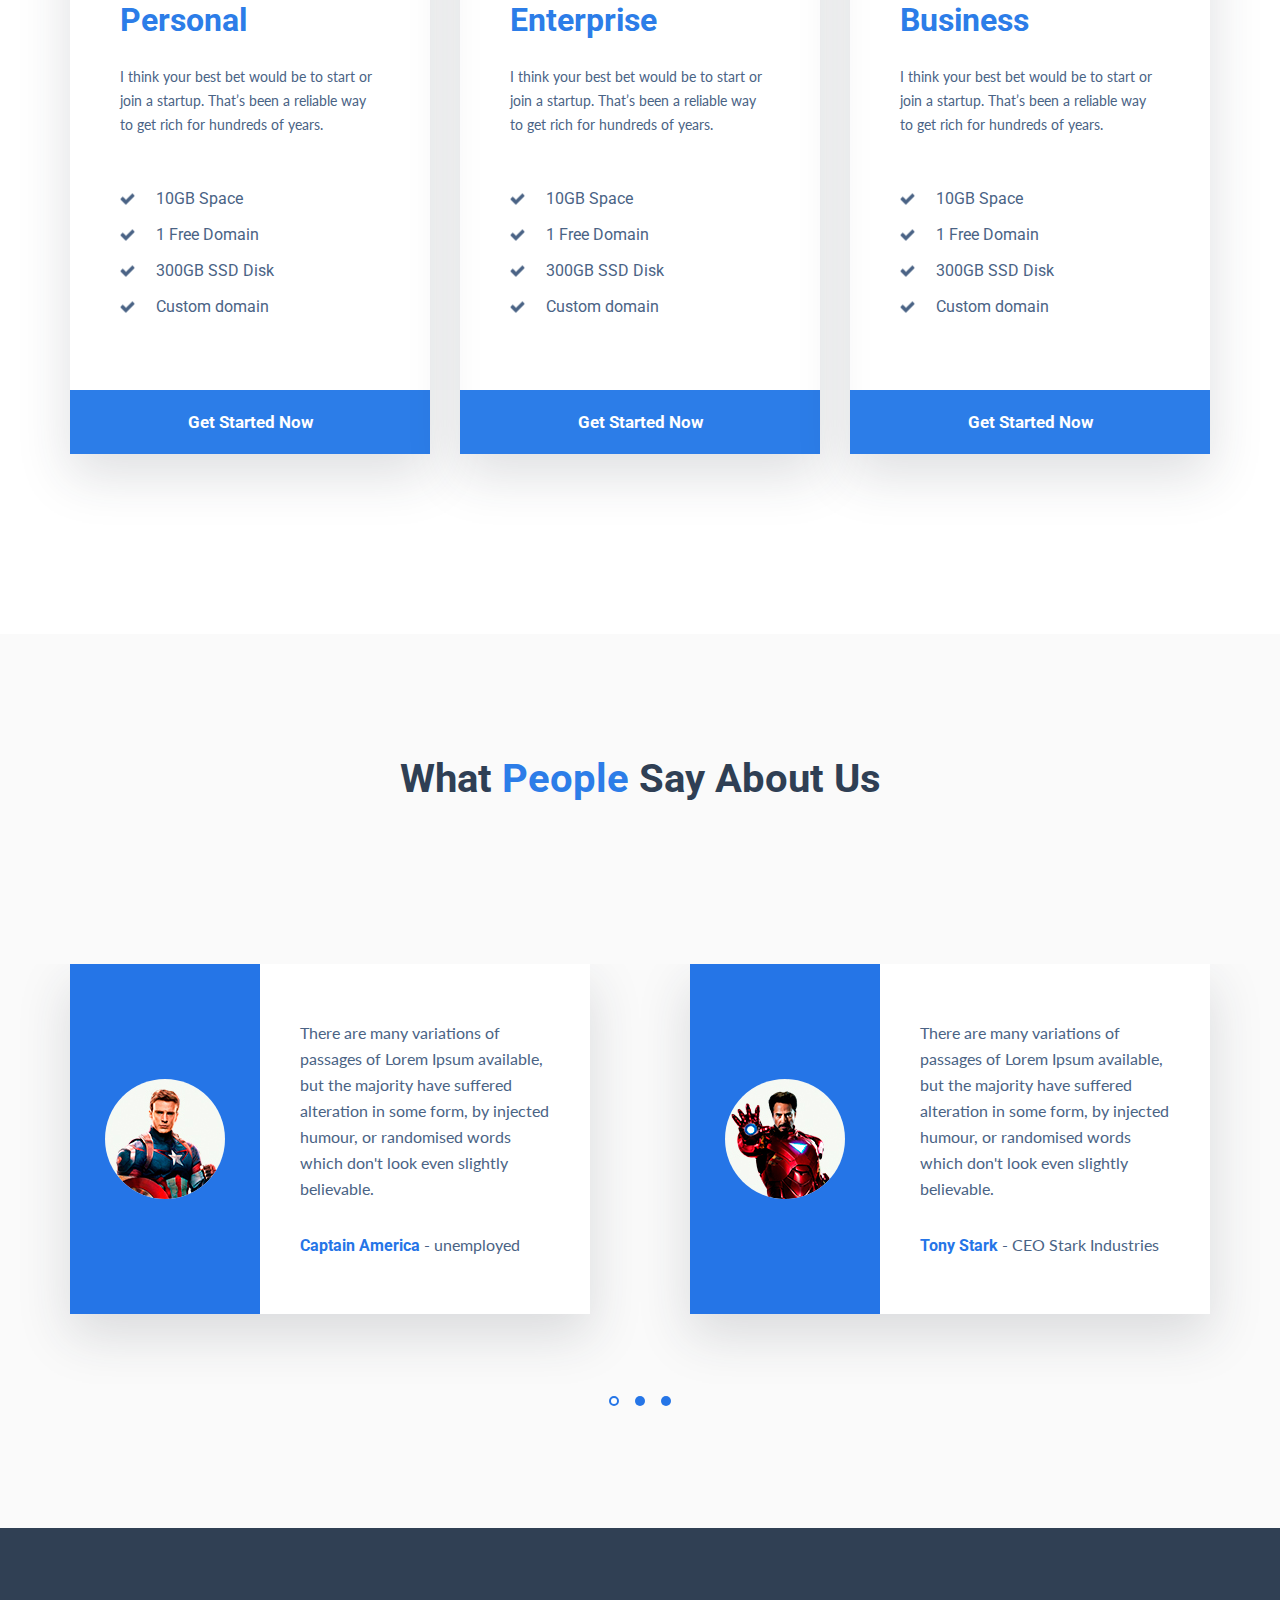
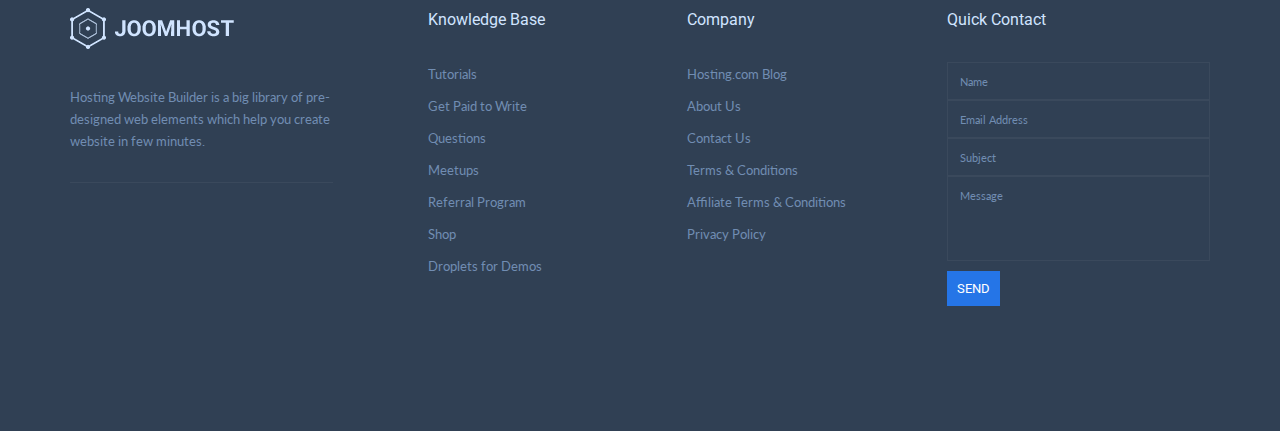
<file: free materials/joomhost/index.html>
<!DOCTYPE html>
<html lang="en">

<head>
  <meta charset="UTF-8">
  <meta name="viewport" content="width=device-width, initial-scale=1.0">
  <meta http-equiv="X-UA-Compatible" content="ie=edge">
  <title>Document</title>
  <link
    href="https://fonts.googleapis.com/css2?family=Lato:wght@400;700&family=Open+Sans:wght@700&family=Roboto:wght@400;900&display=swap"
    rel="stylesheet">
  <link rel="stylesheet" href="css/reset.css">
  <link rel="stylesheet" href="css/slick.css">
  <link rel="stylesheet" href="css/style.css">
  <link rel="stylesheet" href="css/media.css">  
</head>

<body>

  <header class="header">
    <div class="container">
      <div class="header__inner">
        <div class="logo">
          <a href="#">
            <img src="images/logo.png" alt="">
          </a>
        </div>
        <nav class="menu">
          <div class="btn__menu">
            <div></div>
            <div></div>
            <div></div>
          </div>
          <ul class="menu__list">
            <li><a href="#">HOME</a></li>
            <li><a href="#">ABOUT US</a></li>
            <li><a href="#">WHMCS-BRIDGE</a></li>
            <li><a href="#">HOSTING</a></li>
            <li><a href="#">PAGES</a></li>
            <li><a href="#">BLOG</a></li>
            <li><a href="#">CONTACT US</a></li>
          </ul>
        </nav>
      </div>
    </div>
  </header>

   <section class="top">
    <div class="container">
      <div class="top__inner">
        <div class="top-info">
          <div class="top-info__subtitle">
            Simple – Easy to use – 10x faster!
          </div>
          <h1 class="top-info__title">
            The Best Web Hosting
          </h1>
          <div class="top-info__descr">
            Starting at $7.99 $3.95/month*
            <span>Enter your website to see how we can help your business grow ...</span>
          </div>
          <ul class="top-info__list">
            <li>FREE Domain</li>
            <li>FREE Site Builders</li>
            <li>1-Click <img src="images/wp-icon.png" alt="">WordPress Install</li>
            <li>24/7 Support</li>
          </ul>
          <a class="top-info__btn" href="#">Get Started Now!</a>
          <div class="top-info__btn-descr">
            *Special intro offer and 30-day money-back guarantee
          </div>
        </div>
        <div class="top-images">
          <div class="top-images__box">
            <img src="images/superman.png" alt="">
            <div class="top-images__circle">
              <div class="top-images__title">Starting at</div>
              <div class="top-images__price">$7.99</div>
              <div class="top-images__date">/month</div>
            </div>
          </div>
        </div>
      </div>
    </div>
  </section>

  <section class="price">
    <div class="container">
      <h2 class="title">
        Pay for what you <span>actually</span> use. No hidden charge!
      </h2>
      <div class="price__descr">
        SEO WP built using Live Composer — a front-end page builder for <a href="#">WordPress</a>. Live Composer is a
        new generation of
        the <a href="#">visual editors</a> for your website. Using simple drag and drop interface you can create any
        page layout. <span>No coding skills required </span>
      </div>

      <div class="price__items">

        <div class="price-item">
          <div class="price-item__number">
            €190<span>/mo</span>
          </div>
          <div class="price-item__images">
            <img src="images/price-item1.png" alt="">
          </div>
          <div class="price-item__title">
            Personal
          </div>
          <div class="price-item__text">
            I think your best bet would be to start or join a startup. That’s been a reliable way to get rich for
            hundreds
            of years.
          </div>
          <ul class="price-item__list">
            <li>10GB Space</li>
            <li>1 Free Domain</li>
            <li>300GB SSD Disk</li>
            <li>Custom domain</li>
          </ul>
          <a class="price-item__btn" href="#">Get Started Now</a>
        </div>

        <div class="price-item">
          <div class="price-item__number">
            €499<span>/mo</span>
          </div>
          <div class="price-item__images">
            <img src="images/price-item2.png" alt="">
          </div>
          <div class="price-item__title">
            Enterprise
          </div>
          <div class="price-item__text">
            I think your best bet would be to start or join a startup. That’s been a reliable way to get rich for
            hundreds of years.
          </div>
          <ul class="price-item__list">
            <li>10GB Space</li>
            <li>1 Free Domain</li>
            <li>300GB SSD Disk</li>
            <li>Custom domain</li>
          </ul>
          <a class="price-item__btn" href="#">Get Started Now</a>
        </div>

        <div class="price-item">
          <div class="price-item__number">
            €999<span>/mo</span>
          </div>
          <div class="price-item__images">
            <img src="images/price-item3.png" alt="">
          </div>
          <div class="price-item__title">
            Business
          </div>
          <div class="price-item__text">
            I think your best bet would be to start or join a startup. That’s been a reliable way to get rich for
            hundreds of years.
          </div>
          <ul class="price-item__list">
            <li>10GB Space</li>
            <li>1 Free Domain</li>
            <li>300GB SSD Disk</li>
            <li>Custom domain</li>
          </ul>
          <a class="price-item__btn" href="#">Get Started Now</a>
        </div>

      </div>
    </div>
  </section>

  <section class="reviews">
    <div class="container">
      <h2 class="title">
        What <span>People</span> Say About Us
      </h2>
      <div class="reviews-slider">

        <div class="reviews-slider__item">
          <div class="reviews-box">
            <div class="reviews-box__images">
              <img src="images/photo1.jpg" alt="">
            </div>
            <div class="reviews-box__content">
              <div class="reviews-box__text">
                There are many variations of passages of Lorem Ipsum available, but the majority have suffered
                alteration
                in some form, by injected humour, or randomised words which don't look even slightly believable.
              </div>
              <div class="reviews-box__author">
                <span>Captain America</span> - unemployed
              </div>
            </div>
          </div>
        </div>

        <div class="reviews-slider__item">
          <div class="reviews-box">
            <div class="reviews-box__images">
              <img src="images/photo2.jpg" alt="">
            </div>
            <div class="reviews-box__content">
              <div class="reviews-box__text">
                There are many variations of passages of Lorem Ipsum available, but the majority have suffered
                alteration
                in some form, by injected humour, or randomised words which don't look even slightly believable.
              </div>
              <div class="reviews-box__author">
                <span>Tony Stark</span> - CEO Stark Industries
              </div>
            </div>
          </div>
        </div>

        <div class="reviews-slider__item">
          <div class="reviews-box">
            <div class="reviews-box__images">
              <img src="images/photo1.jpg" alt="">
            </div>
            <div class="reviews-box__content">
              <div class="reviews-box__text">
                There are many variations of passages of Lorem Ipsum available, but the majority have suffered
                alteration
                in some form, by injected humour, or randomised words which don't look even slightly believable.
              </div>
              <div class="reviews-box__author">
                <span>Captain America</span> - unemployed
              </div>
            </div>
          </div>
        </div>

        <div class="reviews-slider__item">
          <div class="reviews-box">
            <div class="reviews-box__images">
              <img src="images/photo2.jpg" alt="">
            </div>
            <div class="reviews-box__content">
              <div class="reviews-box__text">
                There are many variations of passages of Lorem Ipsum available, but the majority have suffered
                alteration
                in some form, by injected humour, or randomised words which don't look even slightly believable.
              </div>
              <div class="reviews-box__author">
                <span>Tony Stark</span> - CEO Stark Industries
              </div>
            </div>
          </div>
        </div>

        <div class="reviews-slider__item">
          <div class="reviews-box">
            <div class="reviews-box__images">
              <img src="images/photo1.jpg" alt="">
            </div>
            <div class="reviews-box__content">
              <div class="reviews-box__text">
                There are many variations of passages of Lorem Ipsum available, but the majority have suffered
                alteration
                in some form, by injected humour, or randomised words which don't look even slightly believable.
              </div>
              <div class="reviews-box__author">
                <span>Captain America</span> - unemployed
              </div>
            </div>
          </div>
        </div>

        <div class="reviews-slider__item">
          <div class="reviews-box">
            <div class="reviews-box__images">
              <img src="images/photo2.jpg" alt="">
            </div>
            <div class="reviews-box__content">
              <div class="reviews-box__text">
                There are many variations of passages of Lorem Ipsum available, but the majority have suffered
                alteration
                in some form, by injected humour, or randomised words which don't look even slightly believable.
              </div>
              <div class="reviews-box__author">
                <span>Tony Stark</span> - CEO Stark Industries
              </div>
            </div>
          </div>
        </div>

      </div>
    </div>
  </section>

  <footer class="footer">
    <div class="container">
      <div class="footer__inner">
        <div class="footer-col footer-col__logo">
          <a class="footer__logo" href="#">
            <img src="images/logo-white.png" alt="">
          </a>
          <div class="footer__text">
            Hosting Website Builder is a big library of pre-designed web elements which help you create website in few
            minutes.
          </div>
        </div>
        <div class="footer-menu">
          <div class="footer__title">Knowledge Base</div>
          <ul class="footer__list">
            <li><a href="#">Tutorials</a></li>
            <li><a href="#">Get Paid to Write</a></li>
            <li><a href="#">Questions</a></li>
            <li><a href="#">Meetups</a></li>
            <li><a href="#">Referral Program</a></li>
            <li><a href="#">Shop</a></li>
            <li><a href="#">Droplets for Demos</a></li>
          </ul>
        </div>
        <div class="footer-menu">
          <div class="footer__title">Company</div>
          <ul class="footer__list">
            <li><a href="#">Hosting.com Blog</a></li>
            <li><a href="#">About Us</a></li>
            <li><a href="#">Contact Us</a></li>
            <li><a href="#">Terms & Conditions</a></li>
            <li><a href="#">Affiliate Terms & Conditions</a></li>
            <li><a href="#">Privacy Policy</a></li>
          </ul>
        </div>
        <div class="footer-form">
          <div class="footer__title">
            Quick Contact
          </div>
          <form>
            <input type="text" placeholder="Name">
            <input type="text" placeholder="Email Address">
            <input type="text" placeholder="Subject">
            <textarea placeholder="Message"></textarea>
            <button type="submit">Send</button>
          </form>
        </div>
      </div>
    </div>
  </footer>

  <script src="https://ajax.googleapis.com/ajax/libs/jquery/3.4.1/jquery.min.js"></script>
  <script src="js/slick.min.js"></script>
  <script src="js/main.js"></script>
</body>

</html>
</file>
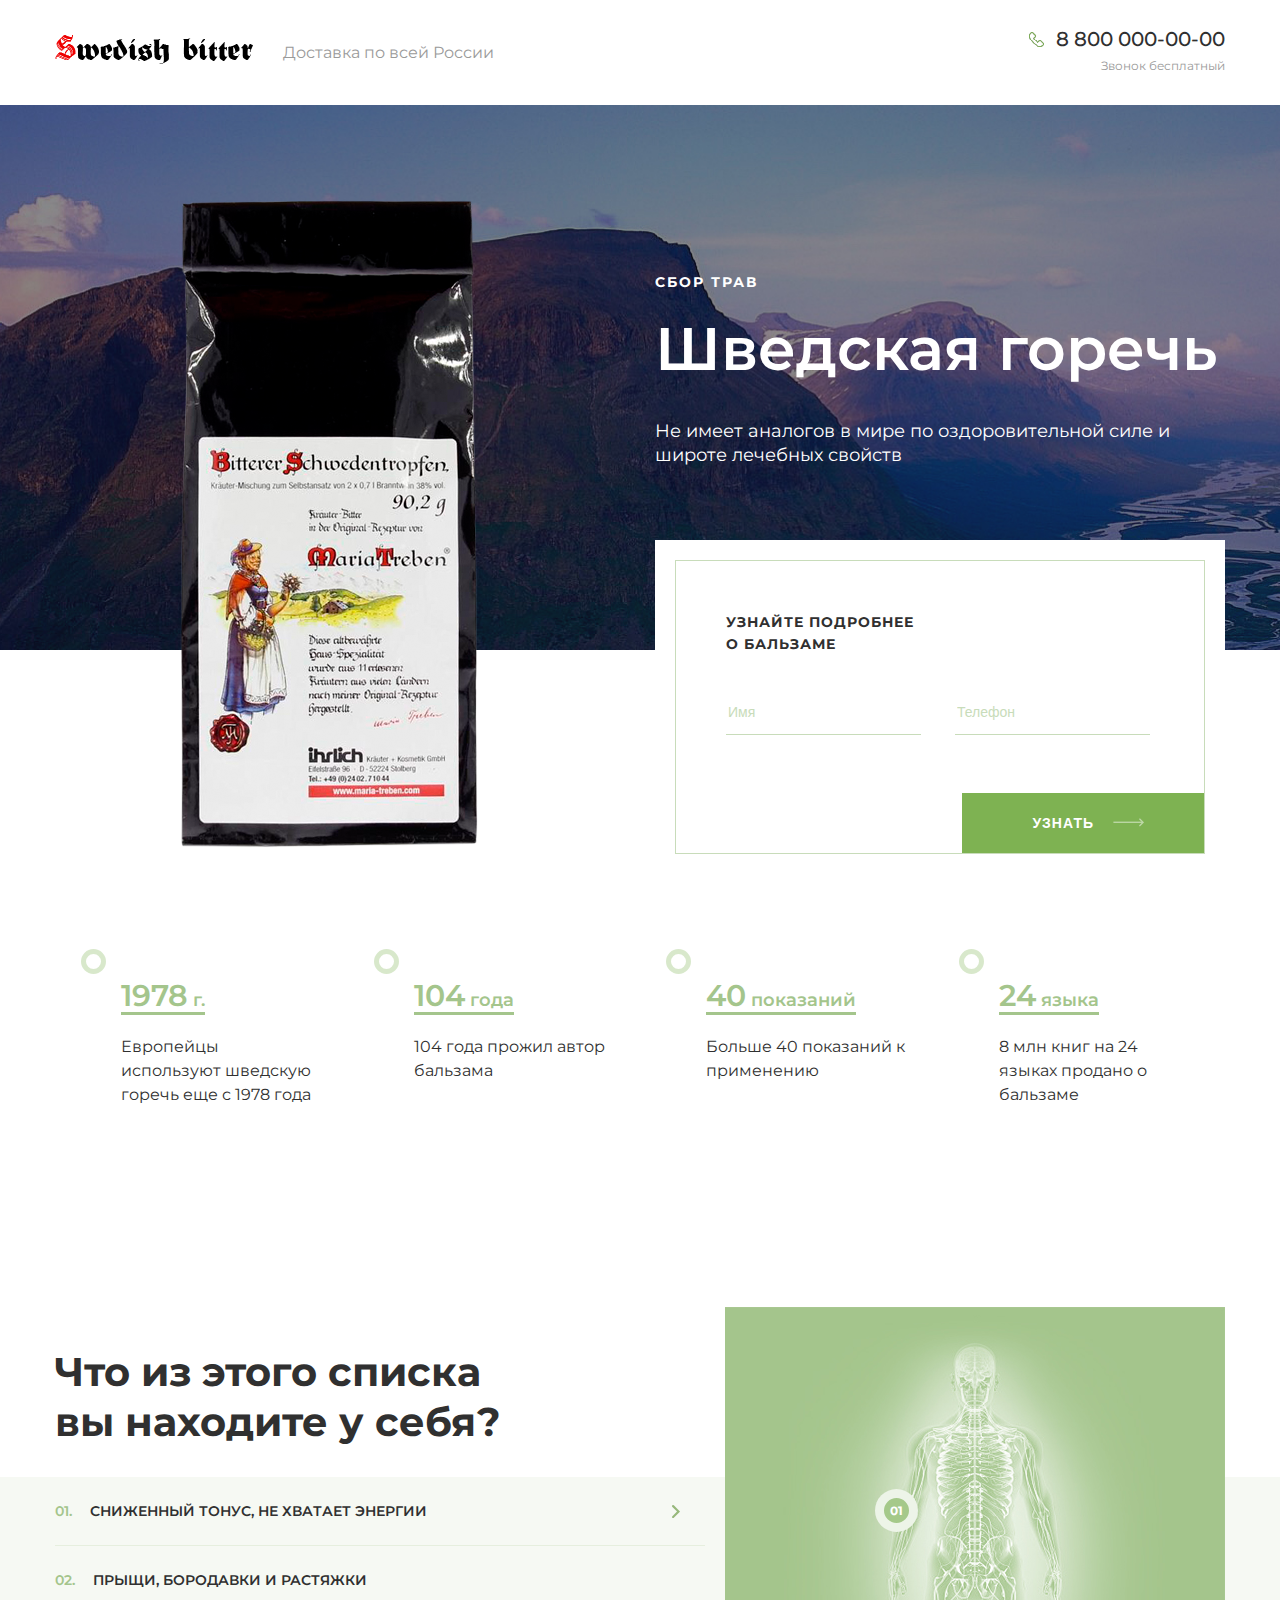
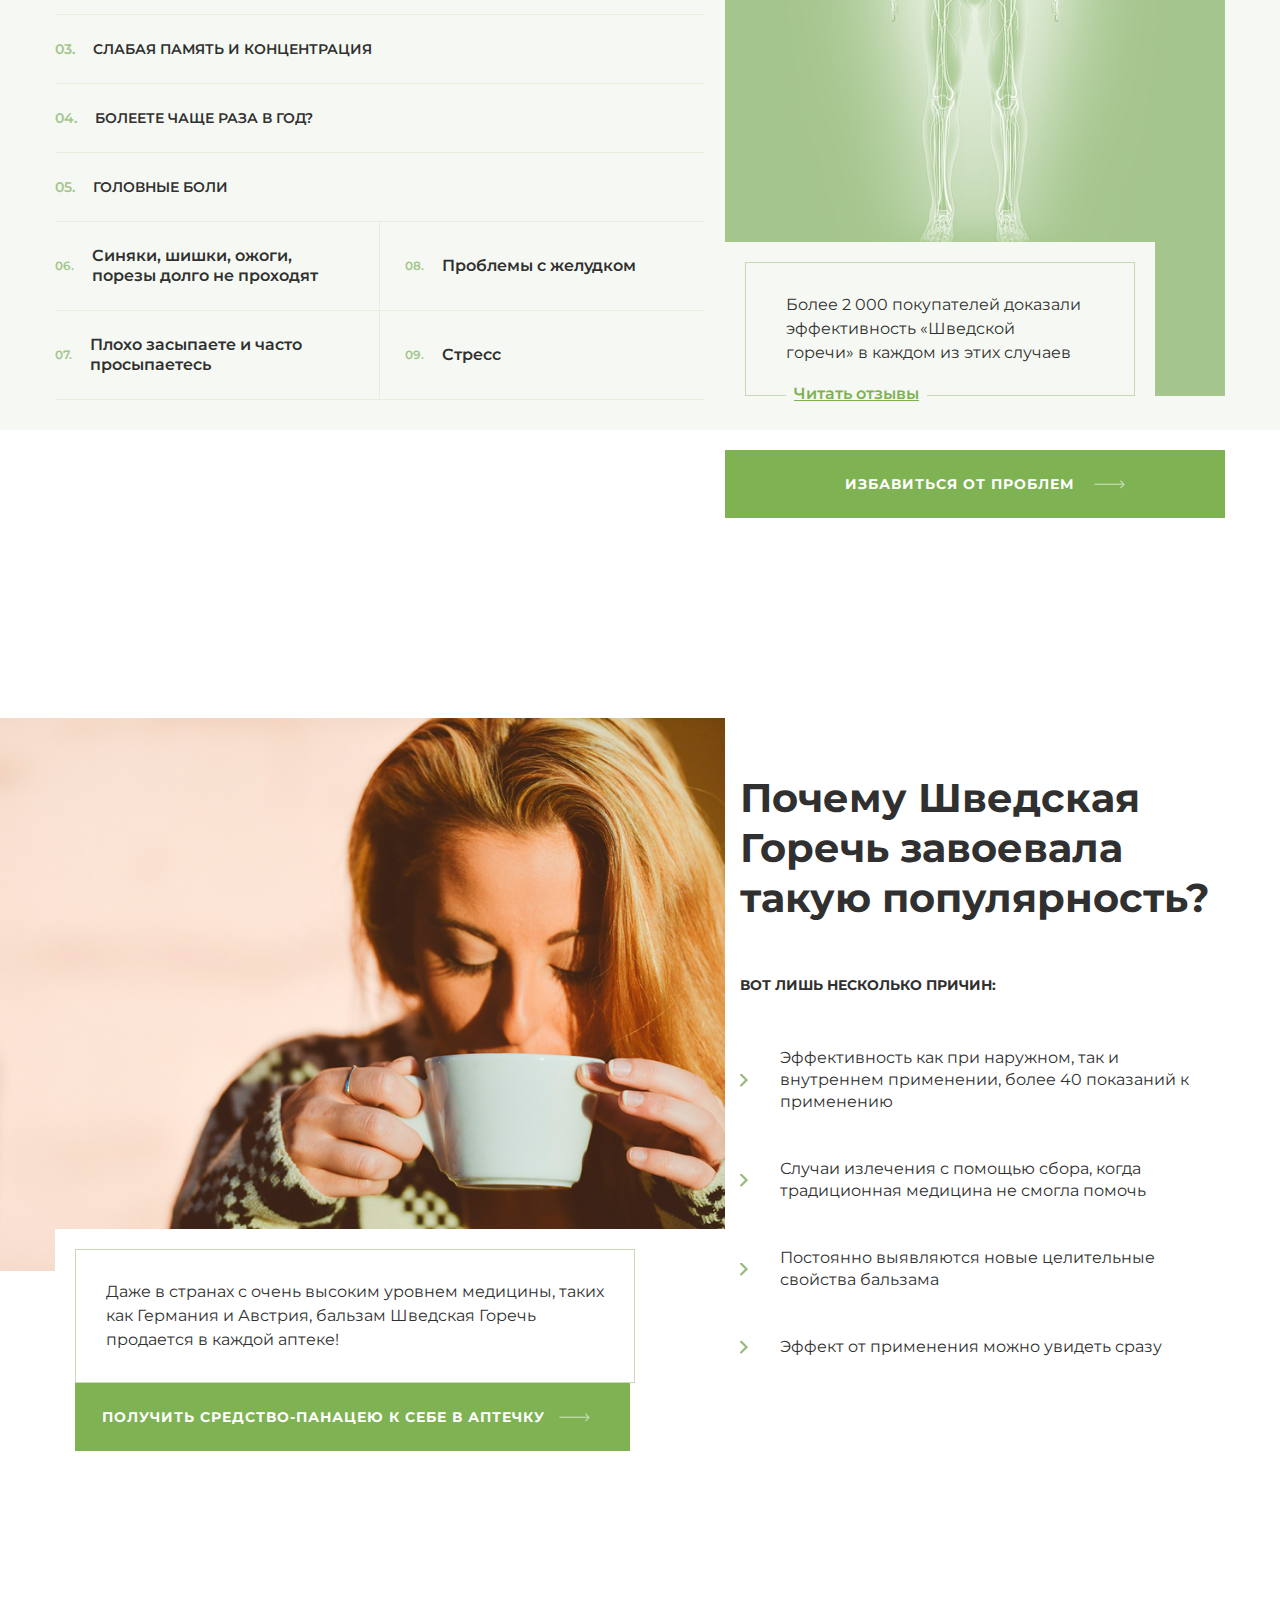
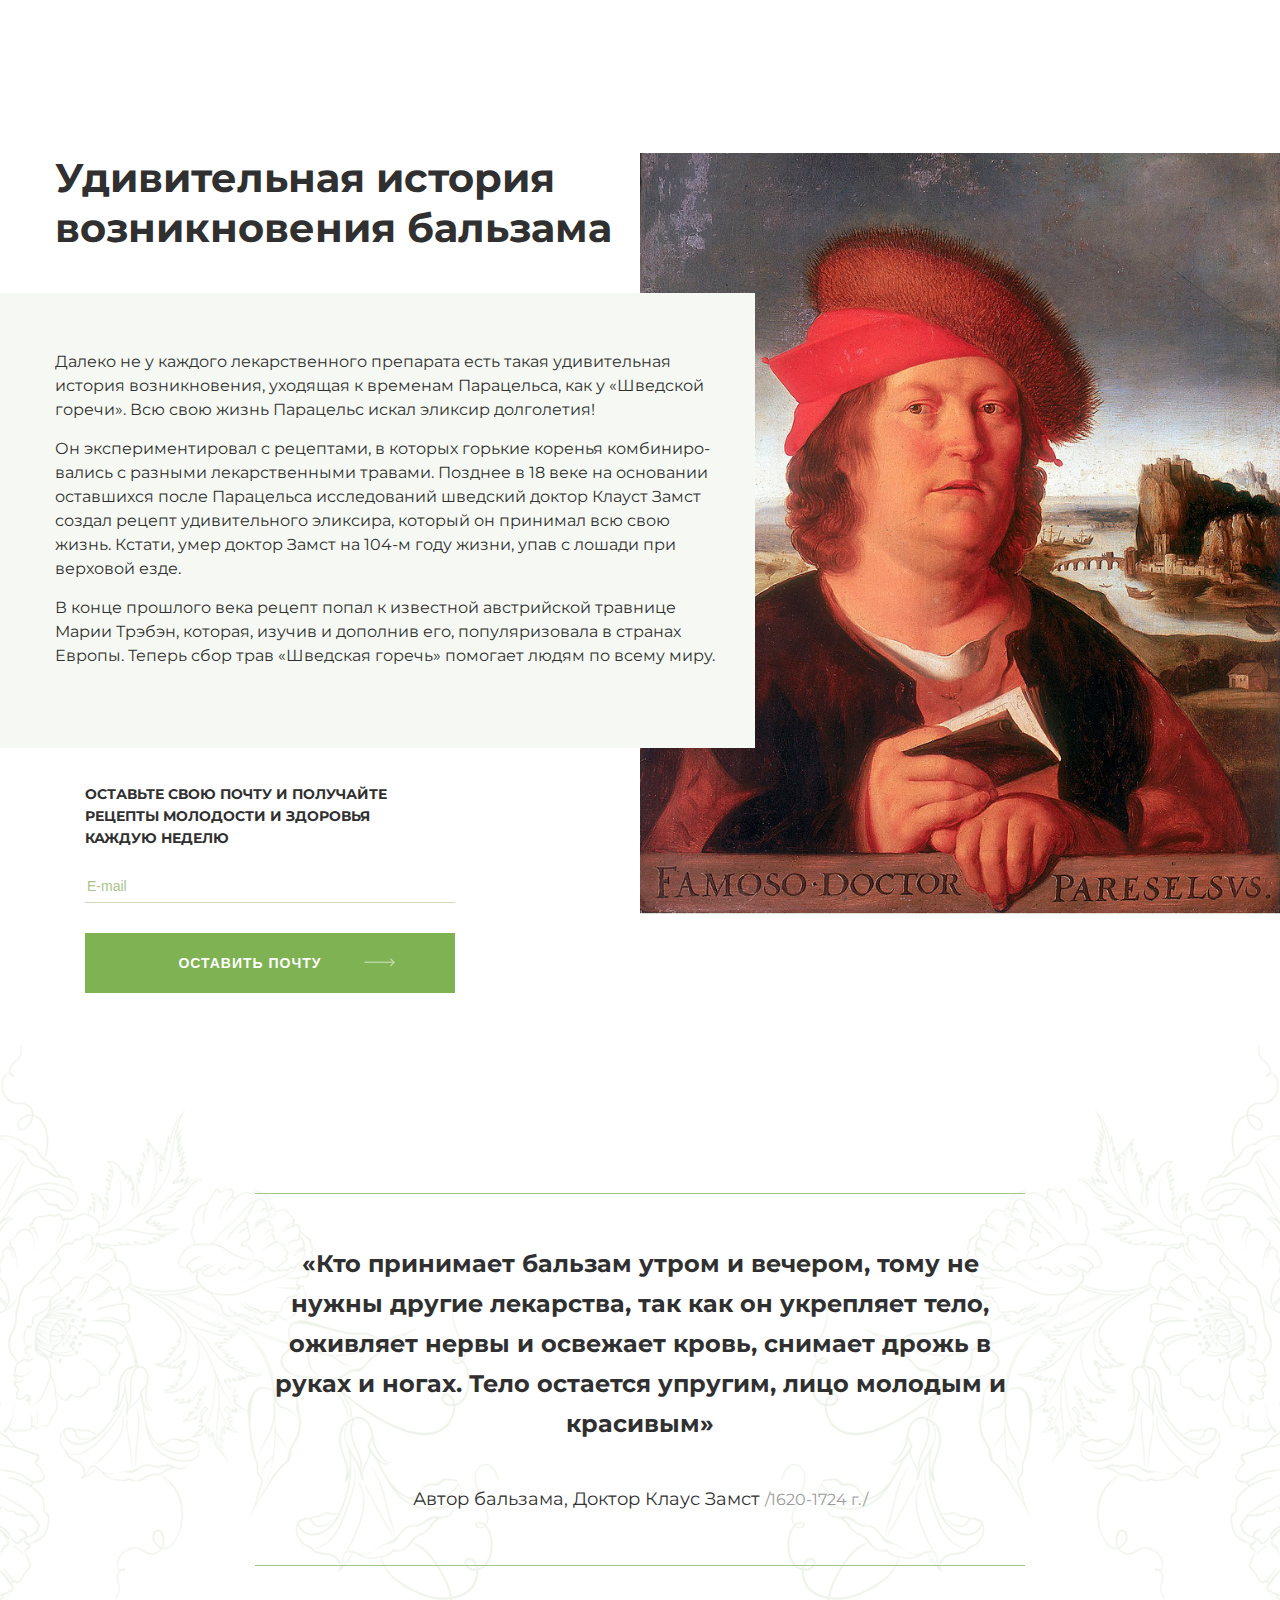
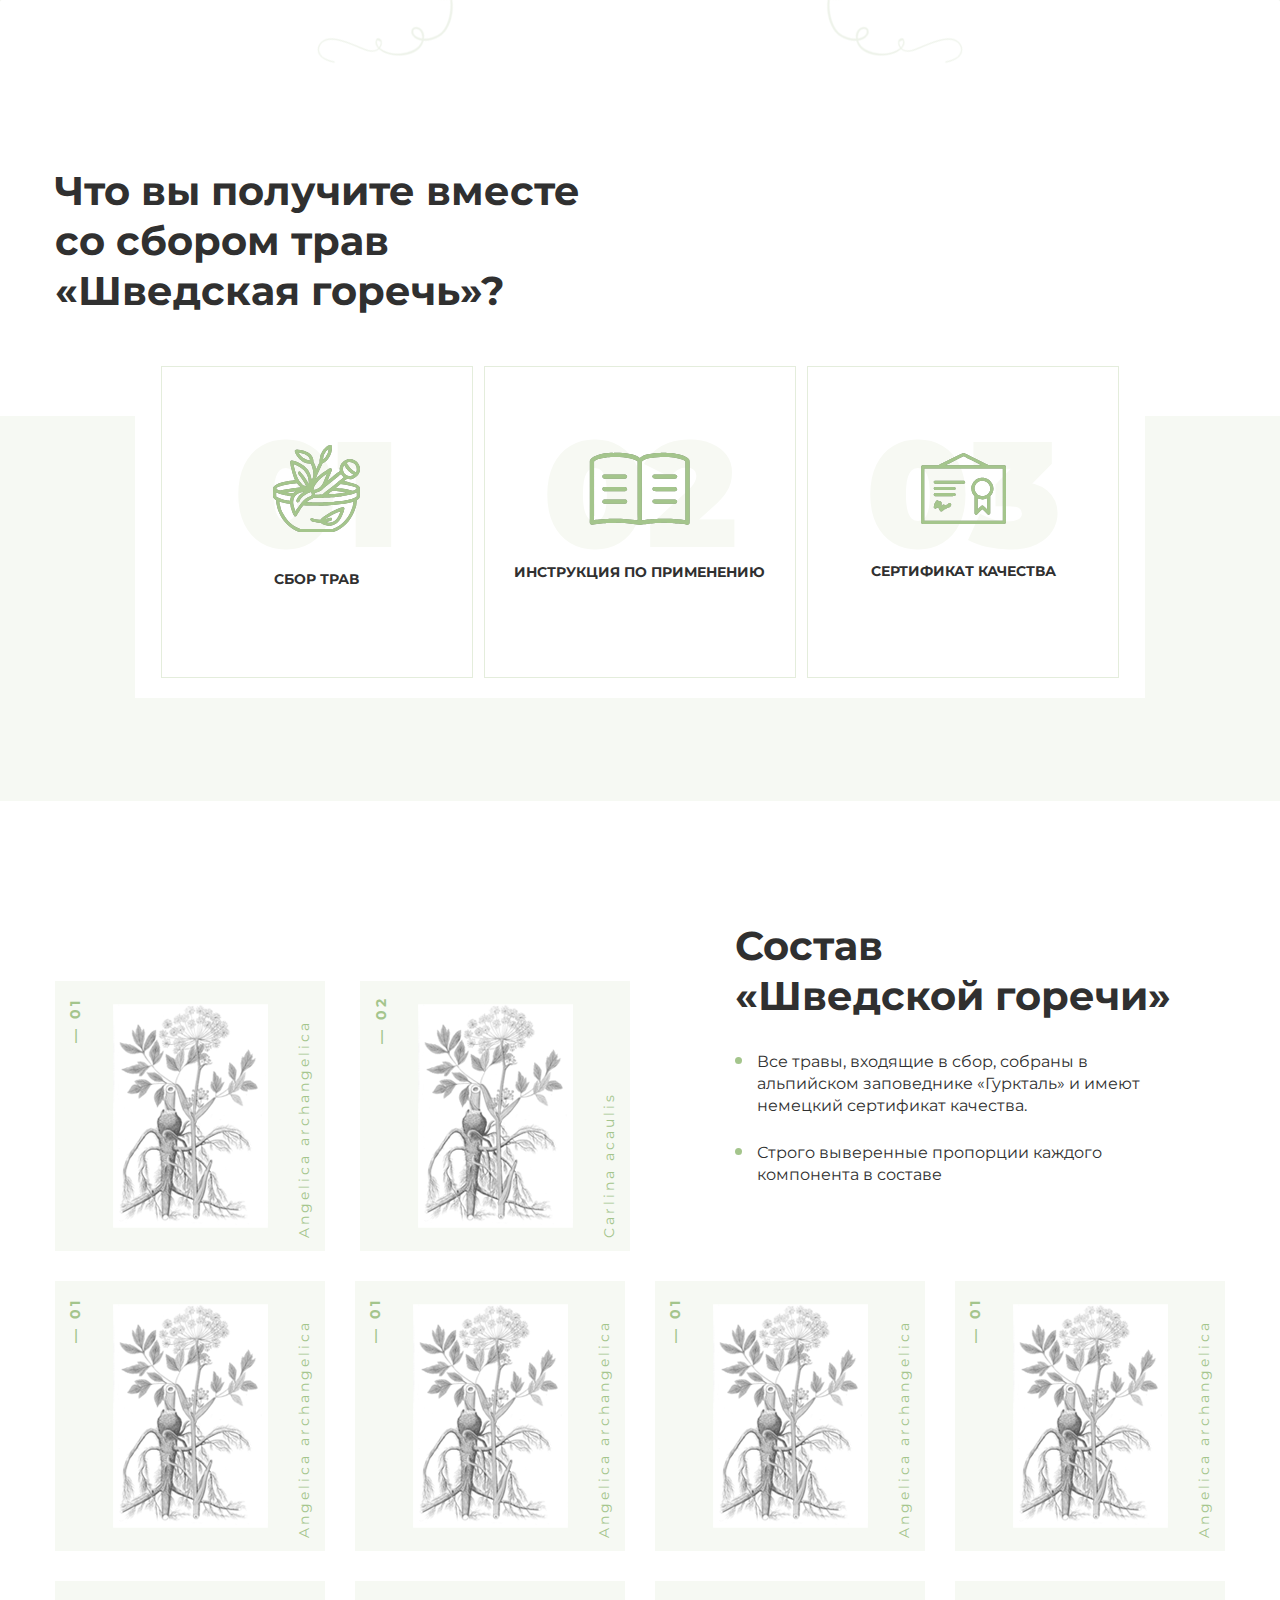
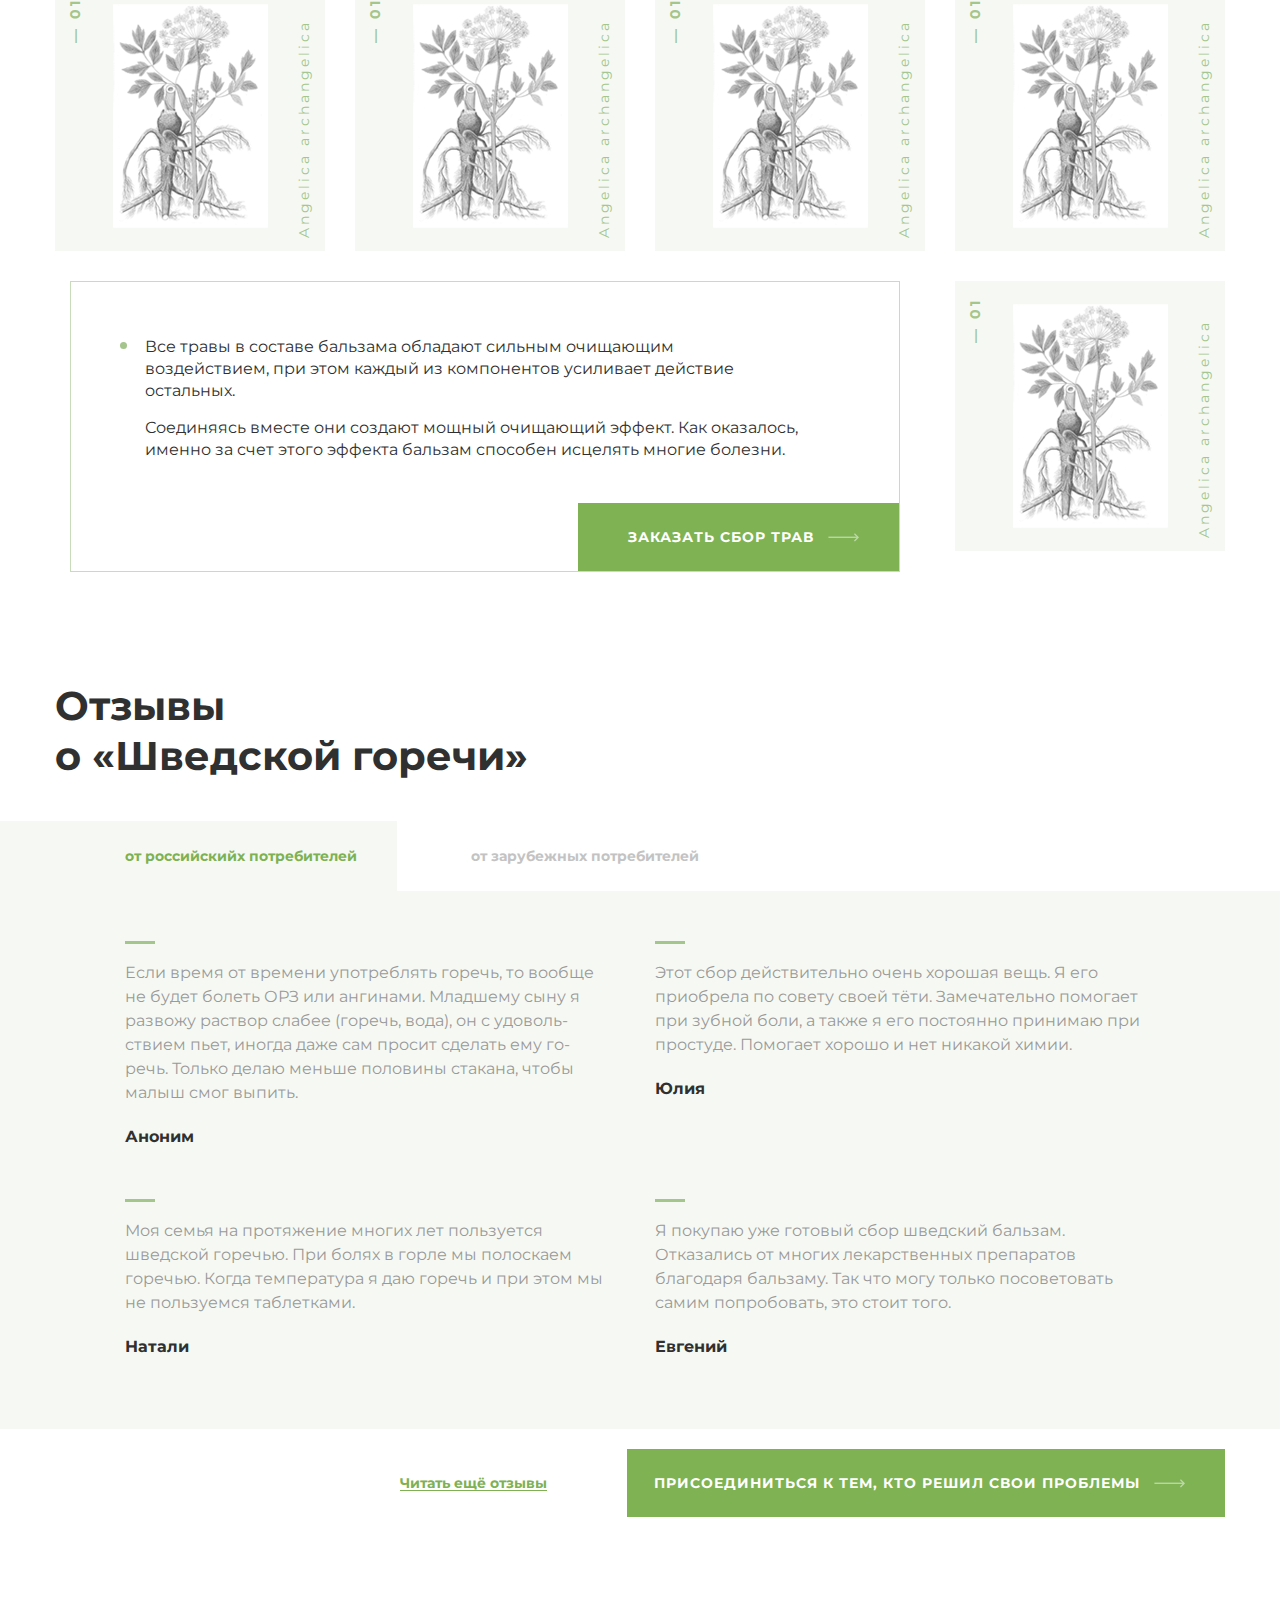
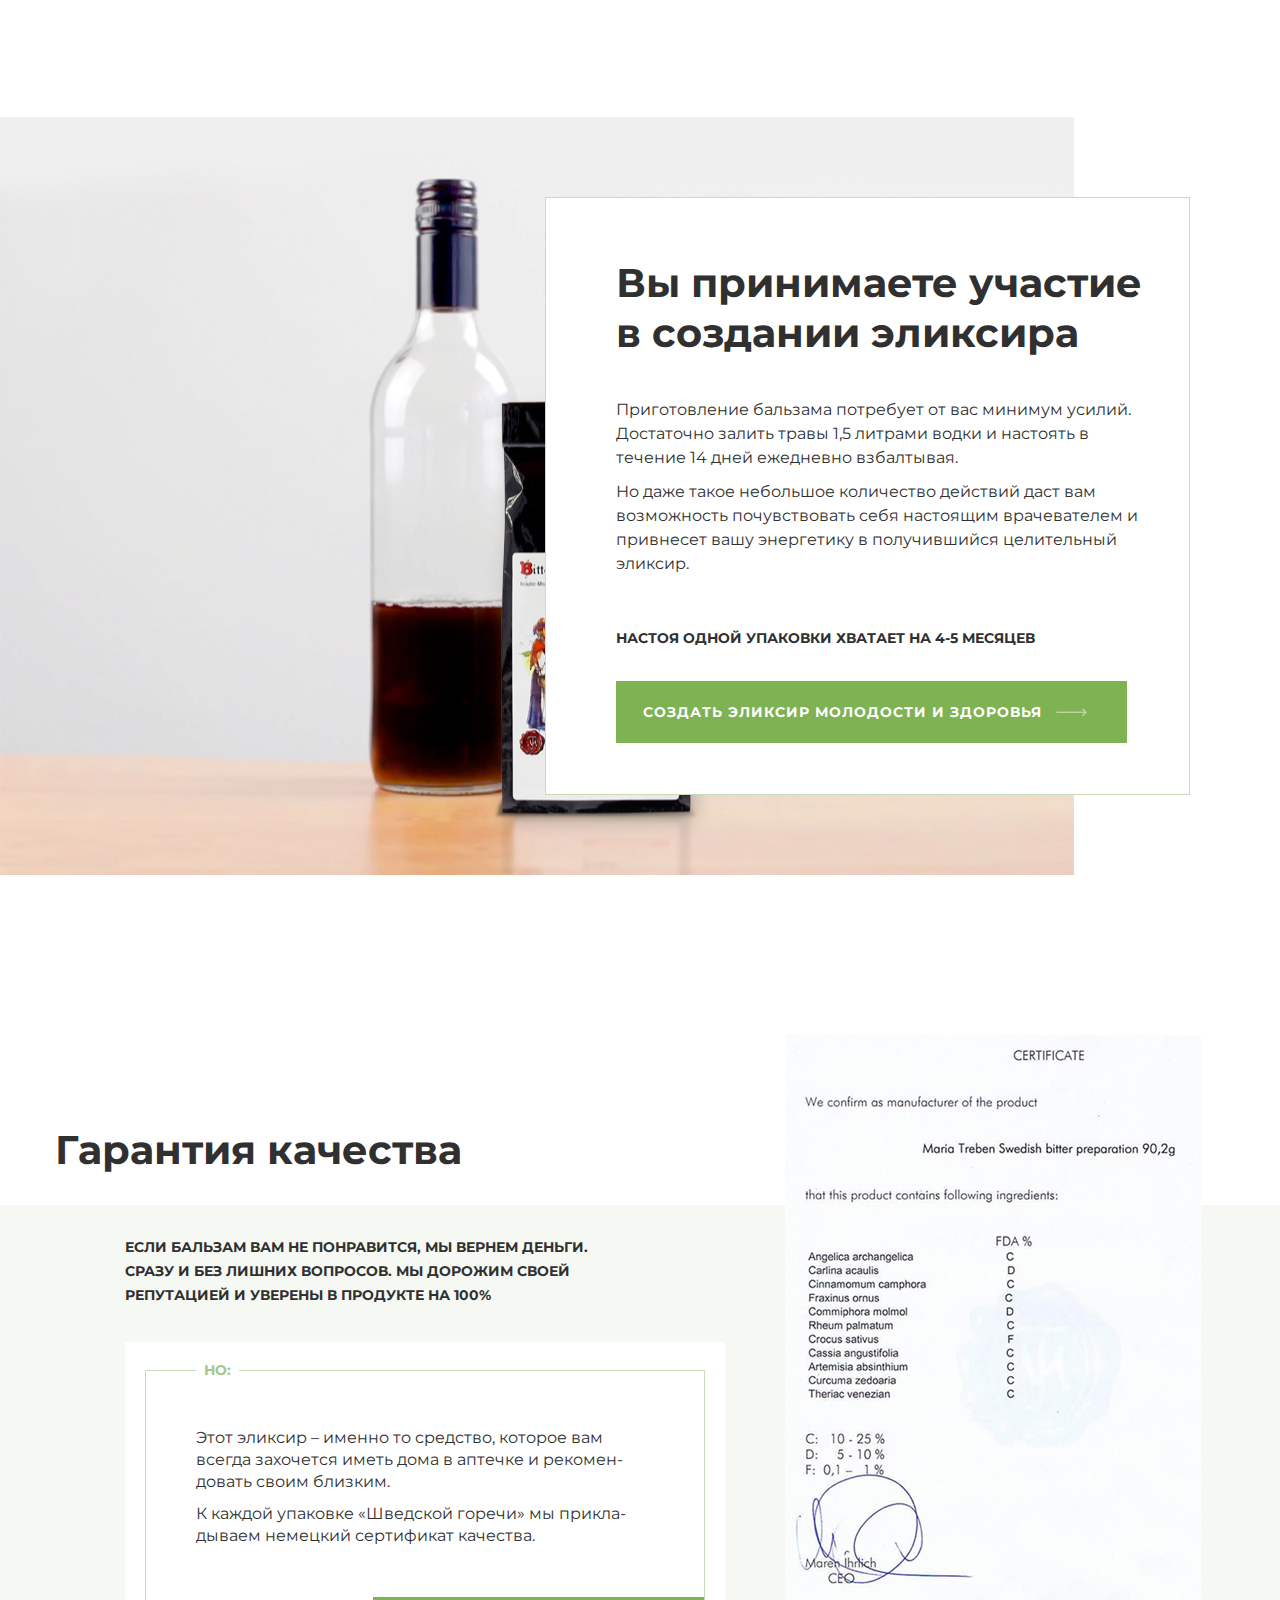
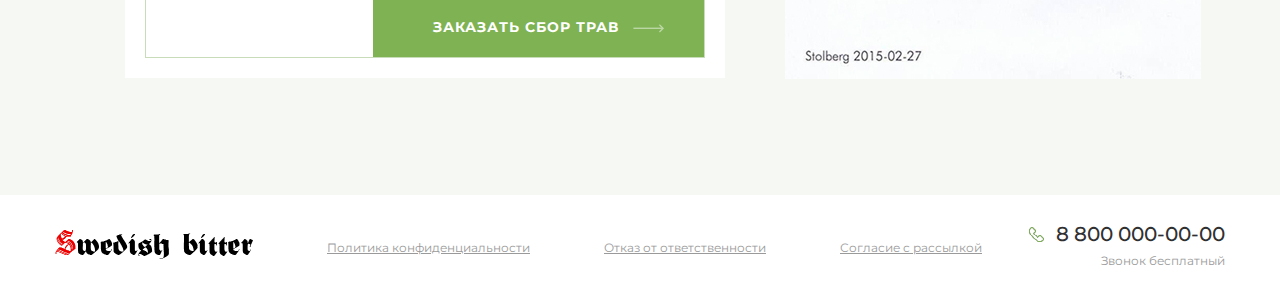
<file: free materials/SwedishBitter/index.html>
<!DOCTYPE html>
<html lang="en">

<head>
  <meta charset="UTF-8">
  <meta name="viewport" content="width=device-width, initial-scale=1.0">
  <meta http-equiv="X-UA-Compatible" content="ie=edge">
  <title>Document</title>
  <link rel="stylesheet" href="css/reset.css">
  <link href="https://fonts.googleapis.com/css2?family=Montserrat:wght@400;500;600;700;900&display=swap"
    rel="stylesheet">
  <link rel="stylesheet" href="css/style.css">
  <link rel="stylesheet" href="css/media.css">
</head>

<body>
  <header class="header">
    <div class="container">
      <div class="header__inner">
        <div class="header__logo">
          <a href="#">
            <img src="images/logo.png" alt="">
          </a>
        </div>
        <div class="header__text">
          Доставка по всей России
        </div>
        <div class="header__phone">
          <a href="tel:88000000000">
            8 800 000-00-00
            <div class="header__phone-text">
              Звонок бесплатный
            </div>
          </a>
        </div>
      </div>
    </div>
  </header>
  <section class="top">
    <div class="top__images"></div>
    <a class="mobile__link-btn" href="#">Узнать больше</a>
    <div class="top__wrapper">
      <div class="container">
        <div class="top__inner">
          <div class="top__inner-img">
            <img src="images/top.png" alt="">
          </div>
          <div class="top__inner-form">
            <div class="top__inner-suptitle">
              Сбор трав
            </div>
            <div class="top__inner-title">
              Шведская горечь
            </div>
            <div class="top__inner-text">
              Не имеет аналогов в мире по оздоровительной силе
              и широте лечебных свойств
            </div>
            <div class="top-form">
              <form>
                <div class="top-form__inner">
                  <div class="top-form__title">
                    Узнайте подробнее о бальзаме
                  </div>
                  <input type="text" placeholder="Имя">
                  <input type="text" placeholder="Телефон">
                  <button class="form__btn" type="submit">Узнать</button>
                </div>
              </form>
            </div>
          </div>
        </div>
      </div>
    </div>
  </section>
  <section class="advantages">
    <div class="container">
      <div class="advantages__inner">
        <div class="advantages__item">
          <div class="advantages__item-number">
            <span>1978</span> г.
          </div>
          <div class="advantages__item-text">
            Европейцы используют
            шведскую горечь еще
            с 1978 года
          </div>
        </div>
        <div class="advantages__item">
          <div class="advantages__item-number">
            <span>104</span> года
          </div>
          <div class="advantages__item-text">
            104 года прожил автор бальзама
          </div>
        </div>
        <div class="advantages__item">
          <div class="advantages__item-number">
            <span>40</span> показаний
          </div>
          <div class="advantages__item-text">
            Больше 40 показаний к применению
          </div>
        </div>
        <div class="advantages__item">
          <div class="advantages__item-number">
            <span>24</span> языка
          </div>
          <div class="advantages__item-text">
            8 млн книг на 24 языках продано о бальзаме
          </div>
        </div>
      </div>
    </div>
  </section>

  <section class="list">
    <div class="container-fluid">
      <div class="container">
        <div class="list__title">
          Что из этого списка вы находите у себя?
        </div>
        <div class="list__inner">
          <div class="tabs">
            <div class="tab active" data-id="1">
              <span>01.</span> Сниженный тонус, не хватает энергии
            </div>
            <div class="tab" data-id="2">
              <span>02.</span> Прыщи, бородавки и растяжки
            </div>
            <div class="tab" data-id="3">
              <span>03.</span> Слабая память и концентрация
            </div>
            <div class="tab" data-id="4">
              <span>04.</span> Болеете чаще раза в год?
            </div>
            <div class="tab" data-id="5">
              <span>05.</span> Головные боли
            </div>
            <div class="tabs__box">
              <div class="tab tab-order-0" data-id="6">
                <span>06.</span> Синяки, шишки, ожоги, порезы
                долго не проходят
              </div>
              <div class="tab tab-order-1" data-id="8">
                <span>08.</span> Проблемы с желудком
              </div>
              <div class="tab tab-order-2" data-id="7">
                <span>07.</span> Плохо засыпаете и часто
                просыпаетесь
              </div>
              <div class="tab tab-order-3" data-id="9">
                <span>09.</span> Стресс
              </div>
            </div>
          </div>
          <div class="tabs__content">
            <div class="tab-item item-1 active-tab" id="1">01</div>
            <div class="tab-item item-2" id="2">02</div>
            <div class="tab-item item-3" id="3">03</div>
            <div class="tab-item item-4" id="4">04</div>
            <div class="tab-item item-5" id="5">05</div>
            <div class="tab-item item-6" id="6">06</div>
            <div class="tab-item item-7" id="7">07</div>
            <div class="tab-item item-8" id="8">08</div>
            <div class="tab-item item-9" id="9">09</div>
            <div class="tabs__content-reviews tabs__reviews">
              <div class="tabs__reviews-inner">
                <div class="tabs__reviews-text">
                  Более 2 000 покупателей доказали
                  эффективность «Шведской горечи»
                  в каждом из этих случаев
                </div>
                <a href="#" class="tabs__reviews-link">Читать отзывы</a>
              </div>
            </div>
          </div>
        </div>
        <div class="list__link">
          <a href="#">избавиться от проблем</a>
        </div>
      </div>
    </div>
  </section>

  <section class="popularity">
    <div class="popularity__wrapper container-fluid">
      <div class="container">
        <div class="popularity__inner">
          <div class="popularity__box">
            <div class="popularity__box-text">
              Даже в странах с очень высоким уровнем медицины,
              таких как Германия и Австрия, бальзам Шведская
              Горечь продается в каждой аптеке!
            </div>
            <a href="#" class="popularity__box-link">
              Получить средство-панацею к себе в аптечку
            </a>
          </div>
          <div class="popularity__right">
            <div class="popularity__right-title">
              Почему Шведская
              Горечь завоевала
              такую популярность?
            </div>
            <div class="popularity__right-subtitle">
              Вот лишь несколько причин:
            </div>
            <ul class="popularity__right-list">
              <li>
                Эффективность как при наружном, так и внутреннем
                применении, более 40 показаний к применению
              </li>
              <li>
                Случаи излечения с помощью сбора, когда
                традиционная медицина не смогла помочь
              </li>
              <li>
                Постоянно выявляются новые целительные свойства
                бальзама
              </li>
              <li>
                Эффект от применения можно увидеть сразу
              </li>
            </ul>
          </div>
        </div>
      </div>
    </div>
    <div class="mobile-bg"></div>
  </section>

  <section class="history">
    <div class="container-fluid history__wrapper">
      <div class="container">
        <div class="history__inner">
          <div class="history__title">
            Удивительная история
            возникновения бальзама
          </div>
          <div class="history__text">
            <p>
              Далеко не у каждого лекарственного препарата есть такая удивительная история возникновения, уходящая к
              временам Парацельса, как у «Шведской горечи». Всю свою жизнь Парацельс искал эликсир долголетия!
            </p>
            <p>
              Он экспериментировал с рецептами, в которых горькие коренья комбиниро-
              вались с разными лекарственными травами. Позднее в 18 веке на основании оставшихся после Парацельса
              исследований шведский доктор Клауст Замст создал рецепт удивительного эликсира, который он принимал всю
              свою жизнь. Кстати, умер доктор Замст на 104-м году жизни, упав с лошади при верховой езде.
            </p>
            <p>
              В конце прошлого века рецепт попал к известной австрийской травнице Марии Трэбэн, которая, изучив и
              дополнив его, популяризовала в странах Европы. Теперь сбор трав «Шведская горечь» помогает людям по всему
              миру.
            </p>
          </div>
          <div class="history__form">
            <div class="history__form-title">
              Оставьте свою почту и получайте
              рецепты молодости и здоровья
              каждую неделю
            </div>
            <form>
              <input type="text" placeholder="E-mail" required>
              <button class="form__btn" type="submit">оставить почту</button>
            </form>
          </div>
        </div>
      </div>
    </div>
  </section>

  <section class="quote">
    <div class="quote__wrapper">
      <div class="container">
        <blockquote class="quote__inner">
          «Кто принимает бальзам утром и вечером, тому не нужны
          другие лекарства, так как он укрепляет тело, оживляет
          нервы и освежает кровь, снимает дрожь в руках и ногах.
          Тело остается упругим, лицо молодым и красивым»
          <div class="author">
            Автор бальзама, Доктор Клаус Замст <span>/1620-1724 г./</span>
          </div>
        </blockquote>
      </div>
    </div>
  </section>
  <section class="items">
    <div class="container-fluid">
      <div class="container">
        <div class="itmes__title">
          Что вы получите
          вместе со сбором трав
          «Шведская горечь»?
        </div>
      </div>
      <div class="items__wrapper">
        <div class="items__inner">
          <div class="item">
            <div class="item__number">01</div>
            <div class="item__content">
              <img class="item__content-img" src="images/item-1.svg" alt="">
              <div class="item__content-title">
                сбор трав
              </div>
            </div>
          </div>
          <div class="item">
            <div class="item__number">02</div>
            <div class="item__content">
              <img class="item__content-img" src="images/item-2.svg" alt="">
              <div class="item__content-title">
                инструкция по применению
              </div>
            </div>
          </div>
          <div class="item">
            <div class="item__number">03</div>
            <div class="item__content">
              <img class="item__content-img" src="images/item-3.svg" alt="">
              <div class="item__content-title">
                сертификат качества
              </div>
            </div>
          </div>
        </div>
      </div>
    </div>
  </section>

  <section class="composition">
    <div class="container">
      <div class="composition__row">
        <div class="composition__item">
          <div class="composition__item-inner">
            <div class="composition__item-num">
              — 01
            </div>
            <div class="composition__item-name">
              Angelica archangelica
            </div>
            <div class="composition__item-effect">
              <div class="composition__item-text">
                Корень дягиля (дудника)
                лекарственного
              </div>
            </div>
          </div>
        </div>
        <div class="composition__item">
          <div class="composition__item-inner">
            <div class="composition__item-num">
              — 02
            </div>
            <div class="composition__item-name">
              Carlina acaulis
            </div>
            <div class="composition__item-effect">
              <div class="composition__item-text">
                Корень дягиля (дудника)
                лекарственного
              </div>
            </div>
          </div>
        </div>
        <div class="composition__box">
          <div class="composition__title">
            Состав <br>
            «Шведской горечи»
          </div>
          <ul class="composition__box-list">
            <li>
              Все травы, входящие в сбор, собраны в альпийском
              заповеднике «Гуркталь» и имеют немецкий сертификат
              качества.
            </li>
            <li>
              Строго выверенные пропорции каждого компонента
              в составе
            </li>
          </ul>
        </div>
      </div>
      <div class="composition__row">
        <div class="composition__item">
          <div class="composition__item-inner">
            <div class="composition__item-num">
              — 01
            </div>
            <div class="composition__item-name">
              Angelica archangelica
            </div>
            <div class="composition__item-effect">
              <div class="composition__item-text">
                Корень дягиля (дудника)
                лекарственного
              </div>
            </div>
          </div>
        </div>
        <div class="composition__item">
          <div class="composition__item-inner">
            <div class="composition__item-num">
              — 01
            </div>
            <div class="composition__item-name">
              Angelica archangelica
            </div>
            <div class="composition__item-effect">
              <div class="composition__item-text">
                Корень дягиля (дудника)
                лекарственного
              </div>
            </div>
          </div>
        </div>
        <div class="composition__item">
          <div class="composition__item-inner">
            <div class="composition__item-num">
              — 01
            </div>
            <div class="composition__item-name">
              Angelica archangelica
            </div>
            <div class="composition__item-effect">
              <div class="composition__item-text">
                Корень дягиля (дудника)
                лекарственного
              </div>
            </div>
          </div>
        </div>
        <div class="composition__item">
          <div class="composition__item-inner">
            <div class="composition__item-num">
              — 01
            </div>
            <div class="composition__item-name">
              Angelica archangelica
            </div>
            <div class="composition__item-effect">
              <div class="composition__item-text">
                Корень дягиля (дудника)
                лекарственного
              </div>
            </div>
          </div>
        </div>
        <div class="composition__item">
          <div class="composition__item-inner">
            <div class="composition__item-num">
              — 01
            </div>
            <div class="composition__item-name">
              Angelica archangelica
            </div>
            <div class="composition__item-effect">
              <div class="composition__item-text">
                Корень дягиля (дудника)
                лекарственного
              </div>
            </div>
          </div>
        </div>
        <div class="composition__item">
          <div class="composition__item-inner">
            <div class="composition__item-num">
              — 01
            </div>
            <div class="composition__item-name">
              Angelica archangelica
            </div>
            <div class="composition__item-effect">
              <div class="composition__item-text">
                Корень дягиля (дудника)
                лекарственного
              </div>
            </div>
          </div>
        </div>
        <div class="composition__item">
          <div class="composition__item-inner">
            <div class="composition__item-num">
              — 01
            </div>
            <div class="composition__item-name">
              Angelica archangelica
            </div>
            <div class="composition__item-effect">
              <div class="composition__item-text">
                Корень дягиля (дудника)
                лекарственного
              </div>
            </div>
          </div>
        </div>
        <div class="composition__item">
          <div class="composition__item-inner">
            <div class="composition__item-num">
              — 01
            </div>
            <div class="composition__item-name">
              Angelica archangelica
            </div>
            <div class="composition__item-effect">
              <div class="composition__item-text">
                Корень дягиля (дудника)
                лекарственного
              </div>
            </div>
          </div>
        </div>
      </div>
      <div class="composition__row">
        <div class="composition__link">
          <div class="composition__link-text">
            <p>
              Все травы в составе бальзама обладают сильным очищающим воздействием,
              при этом каждый из компонентов усиливает действие остальных.
            </p>
            <p>
              Соединяясь вместе они создают мощный очищающий эффект. Как оказалось,
              именно за счет этого эффекта бальзам способен исцелять многие болезни.
            </p>
          </div>
          <a class="composition__link-btn" href="#">заказать сбор трав</a>
        </div>
        <div class="composition__item">
          <div class="composition__item-inner">
            <div class="composition__item-num">
              — 01
            </div>
            <div class="composition__item-name">
              Angelica archangelica
            </div>
            <div class="composition__item-effect">
              <div class="composition__item-text">
                Корень дягиля (дудника)
                лекарственного
              </div>
            </div>
          </div>
        </div>
      </div>
    </div>
  </section>

  <section class="reviews">
    <div class="container">
      <div class="reviews__title">
        Отзывы <br>
        о «Шведской горечи»
      </div>
    </div>
    <div class="container-fluid">
      <div class="reviews__inner">
        <div class="reviews__tabs">
          <div class="container">
            <div class="reviews__tab active" data-id="tab-1">от российскийх потребителей</div>
            <div class="reviews__tab" data-id="tab-2">от зарубежных потребителей</div>
          </div>
        </div>
        <div class="container-fluid">
          <div class="reviews__content">
            <div class="container">
              <div class="reviews__content-item active-tab" id="tab-1">
                <div class="reviews-textbox">
                  <div class="reviews-text">
                    Если время от времени употреблять горечь, то вообще не будет болеть ОРЗ или ангинами. Младшему сыну
                    я
                    развожу раствор слабее (горечь, вода), он с удоволь-
                    ствием пьет, иногда даже сам просит сделать ему го-
                    речь. Только делаю меньше половины стакана, чтобы малыш смог выпить.
                    <span>Аноним</span>
                  </div>
                  <div class="reviews-text">
                    Этот сбор действительно очень хорошая вещь.
                    Я его приобрела по совету своей тёти. Замечательно помогает при зубной боли, а также я его постоянно
                    принимаю при простуде. Помогает хорошо и нет никакой химии.
                    <span>Юлия</span>
                  </div>
                  <div class="reviews-text">
                    Моя семья на протяжение многих лет пользуется шведской горечью. При болях в горле мы полоскаем
                    горечью.
                    Когда температура я даю горечь и при этом мы не пользуемся таблетками.
                    <span>Натали</span>
                  </div>
                  <div class="reviews-text">
                    Я покупаю уже готовый сбор шведский бальзам. Отказались от многих лекарственных препаратов благодаря
                    бальзаму. Так что могу только посоветовать самим попробовать, это стоит того.
                    <span>Евгений</span>
                  </div>
                </div>
              </div>
              <div class="reviews__content-item" id="tab-2">
                <div class="reviews-textbox">
                  <div class="reviews-text">
                    Если время от времени употреблять горечь, то вообще не будет болеть ОРЗ или ангинами. Младшему сыну
                    я
                    развожу раствор слабее (горечь, вода), он с удоволь-
                    ствием пьет, иногда даже сам просит сделать ему го-
                    речь. Только делаю меньше половины стакана, чтобы малыш смог выпить.
                    <span>Аноним</span>
                  </div>
                  <div class="reviews-text">
                    Этот сбор действительно очень хорошая вещь.
                    Я его приобрела по совету своей тёти. Замечательно помогает при зубной боли, а также я его постоянно
                    принимаю при простуде. Помогает хорошо и нет никакой химии.
                    <span>Юлия</span>
                  </div>
                  <div class="reviews-text">
                    Моя семья на протяжение многих лет пользуется шведской горечью. При болях в горле мы полоскаем
                    горечью.
                    Когда температура я даю горечь и при этом мы не пользуемся таблетками.
                    <span>Натали</span>
                  </div>
                  <div class="reviews-text">
                    Я покупаю уже готовый сбор шведский бальзам. Отказались от многих лекарственных препаратов благодаря
                    бальзаму. Так что могу только посоветовать самим попробовать, это стоит того.
                    <span>Евгений</span>
                  </div>
                </div>
              </div>
            </div>
          </div>
        </div>
      </div>
      <div class="container">
        <div class="reviews__link">
          <a class="reviews__link-tab" href="#">Читать ещё отзывы</a>
          <a class="reviews__link-popup" href="#">Присоединиться к тем, кто решил свои проблемы</a>
        </div>
      </div>
    </div>
  </section>

  <section class="build">
    <div class="container-fluid">
      <div class="build__wrapper">
        <div class="container">
          <div class="build__content">
            <div class="build__inner">
              <div class="build__inner-box">
                <div class="build__title">
                  Вы принимаете участие
                  в создании эликсира
                </div>
                <div class="build__text">
                  <p>
                    Приготовление бальзама потребует от вас минимум усилий. Достаточно залить травы 1,5 литрами водки и
                    настоять в течение 14 дней ежедневно взбалтывая.
                  </p>
                  <p>
                    Но даже такое небольшое количество действий даст вам возможность почувствовать себя настоящим
                    врачевателем
                    и привнесет вашу энергетику в получившийся целительный эликсир.
                  </p>
                  <span>Настоя одной упаковки хватает на 4-5 месяцев</span>
                </div>
                <a href="#" class="build__link">создать эликсир молодости и здоровья</a>
              </div>
            </div>
          </div>
        </div>
      </div>
    </div>
  </section>

  <section class="certificate">
    <div class="container">
      <div class="certificate__title">
        Гарантия качества
      </div>
    </div>
    <div class="container-fluid">
      <div class="certificate__wrapper">
        <div class="container">
          <div class="certificate__inner">
            <div class="certificate__content">
              <div class="certificate__text">
                Если бальзам вам не понравится, мы вернем деньги.
                Сразу и без лишних вопросов. Мы дорожим своей
                репутацией и уверены в продукте на 100%
              </div>
              <div class="certificate__box">
                <fieldset>
                  <legend>Но:</legend>
                  <p>
                    Этот эликсир – именно то средство, которое вам
                    всегда захочется иметь дома в аптечке и рекомен-
                    довать своим близким.
                  </p>
                  <p>
                    К каждой упаковке «Шведской горечи» мы прикла-
                    дываем немецкий сертификат качества.
                  </p>
                  <a href="#" class="certificate__link">заказать сбор трав</a>
                </fieldset>
              </div>
            </div>
            <div class="certificate__images">
              <img src="images/certificate.jpg" alt="">
            </div>
          </div>
        </div>
      </div>
    </div>
  </section>
  <footer class="footer">
    <div class="container">
      <div class="footer__inner">
        <div class="footer__logo">
          <a href="#">
            <img src="images/logo.png" alt="">
          </a>
        </div>
        <a href="#" class="footer__link">Политика конфиденциальности</a>
        <a href="#" class="footer__link">Отказ от ответственности</a>
        <a href="#" class="footer__link">Согласие с рассылкой</a>
        <div class="footer__phone">
          <a href="tel:88000000000">
            8 800 000-00-00
            <div class="footer__phone-text">
              Звонок бесплатный
            </div>
          </a>
        </div>
      </div>
    </div>
  </footer>

  <script src="https://ajax.googleapis.com/ajax/libs/jquery/3.4.1/jquery.min.js"></script>
  <script src="js/main.js"></script>
</body>

</html>
</file>
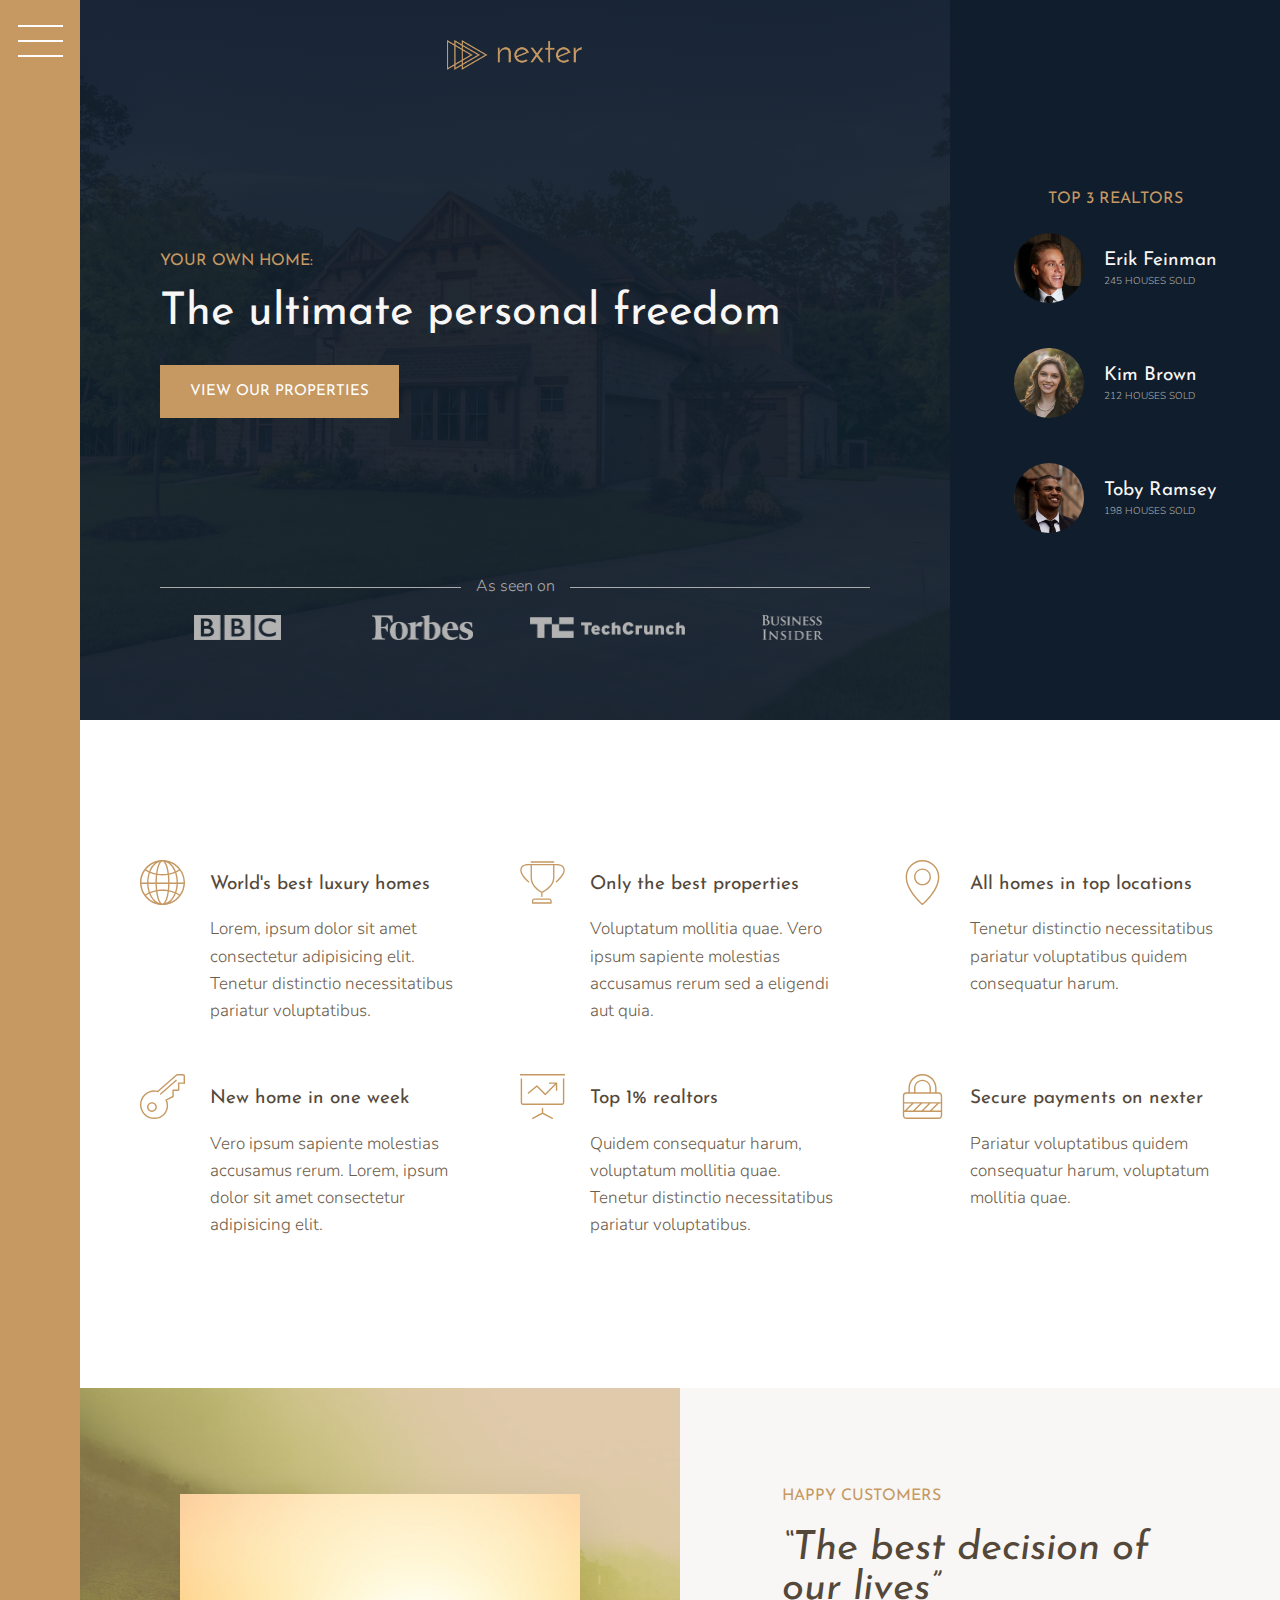
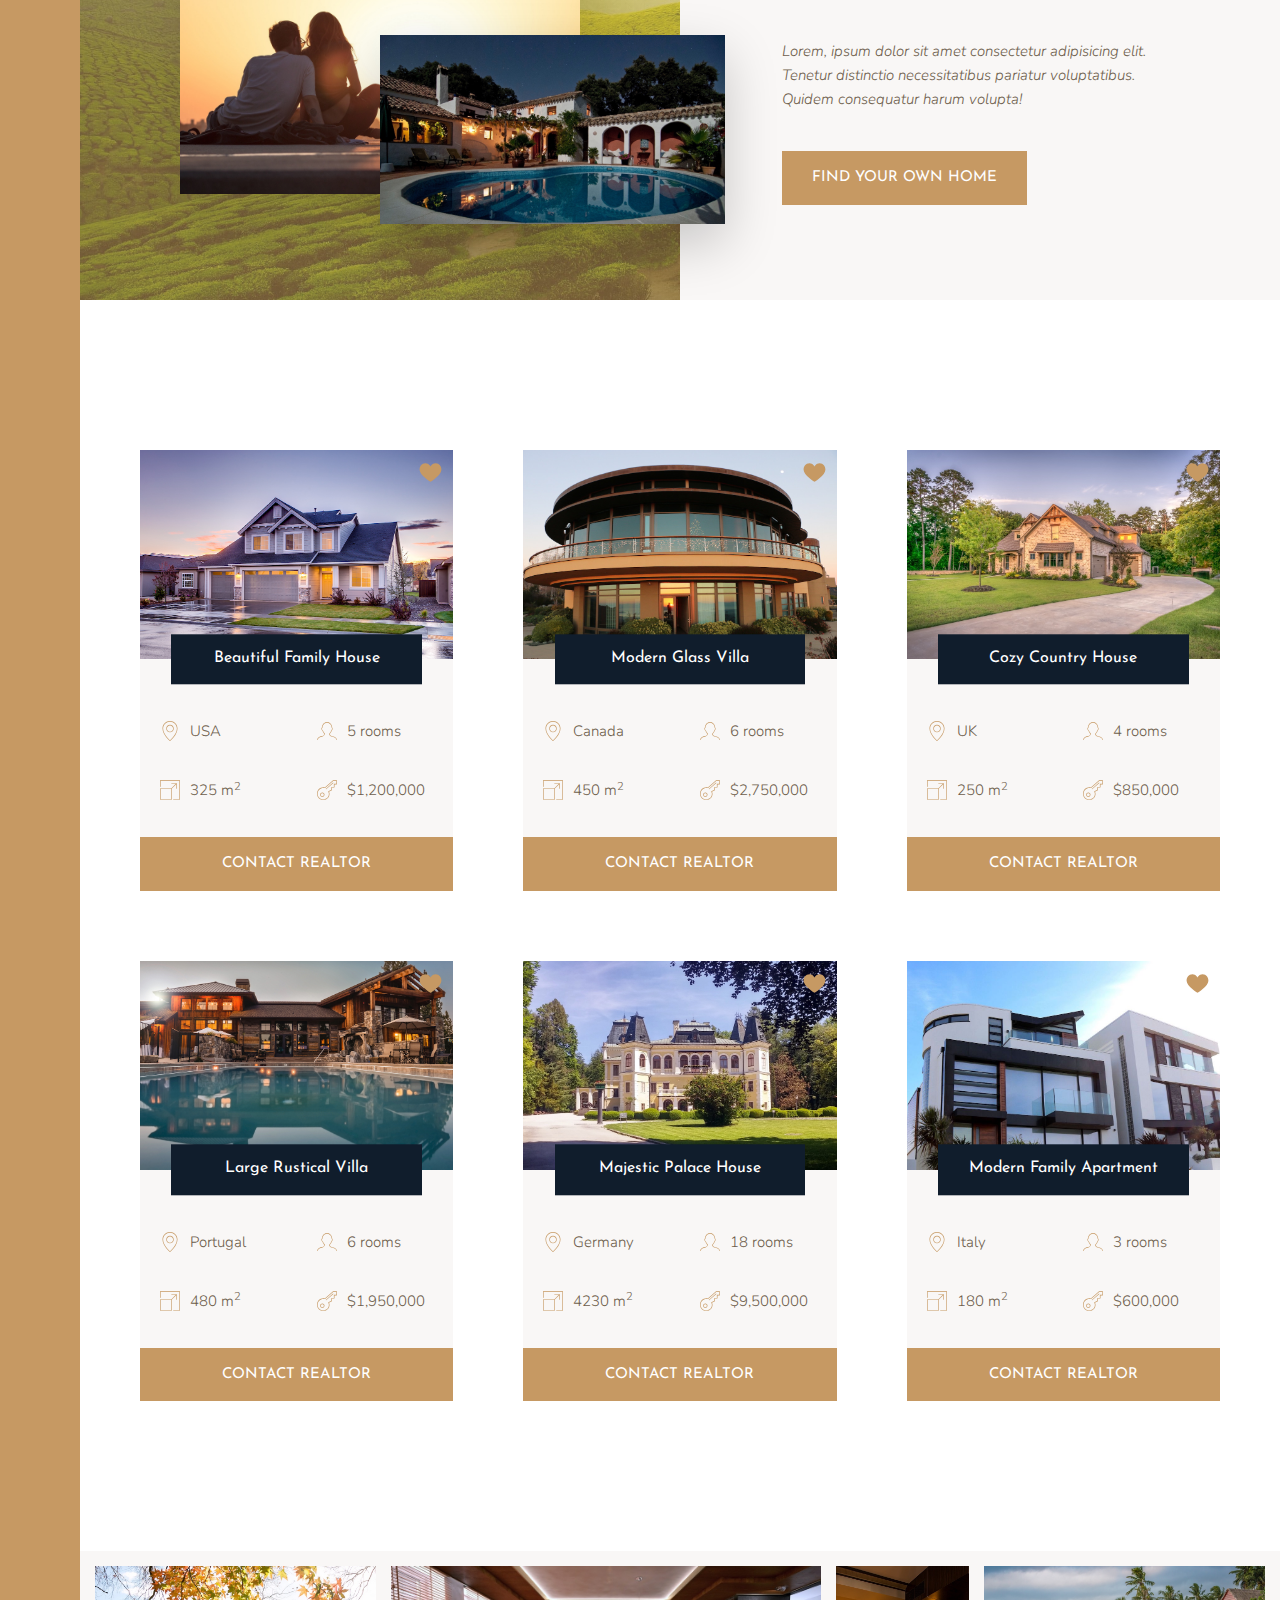
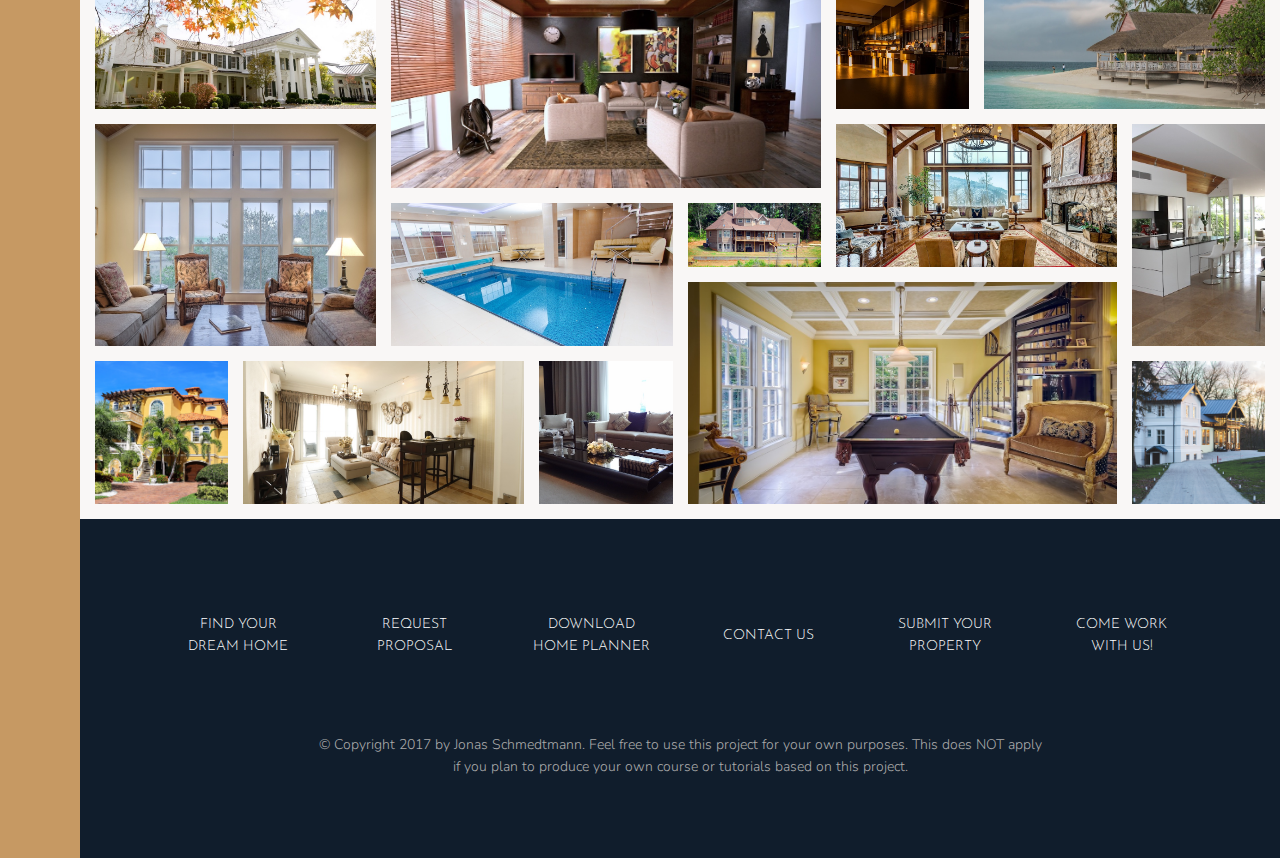
<file: projects/Nexter/index.html>
<!DOCTYPE html>
<html lang="en">

<head>
	<meta http-equiv="Content-Type" content="text/html; charset=utf-8" />
	<meta name="viewport" content="initial-scale=1.0, width=device-width">
	<link
		href="https://fonts.googleapis.com/css2?family=Josefin+Sans:ital,wght@0,300;0,400;1,400&family=Nunito:ital,wght@0,300;1,300&display=swap"
		rel="stylesheet">
	<link rel="stylesheet" href="css/style.min.css" type="text/css" />
	<link rel="shortcut icon" type="image/png" href="img/favicon.png">

	<title>nexter &mdash; your home, your freedom</title>
</head>

<body class="container">
	<div class="sidebar">
		<button class="nav-btn"></button>
	</div>

	<header class="header">
		<img src="img/logo.png" alt="Nexter logo" class="header__logo">
		<h3 class="heading-3">Your own home:</h3>
		<h1 class="heading-1">The ultimate personal freedom</h1>
		<button class="btn header__btn">View our properties</button>
		<div class="header__seenon-text">As seen on</div>
		<div class="header__seenon-logos">
			<img src="img/logo-bbc.png" alt="Seen on logo 1">
			<img src="img/logo-forbes.png" alt="Seen on logo 2">
			<img src="img/logo-techcrunch.png" alt="Seen on logo 3">
			<img src="img/logo-bi.png" alt="Seen on logo 4">
		</div>
	</header>

	<div class="realtors">
		<h3 class="heading-3">Top 3 Realtors</h3>
		<div class="realtors__list">
			<img src="img/realtor-1.jpeg" alt="Realtor 1" class="realtors__img">
			<div class="realtors__details">
				<h4 class="heading-4 heading-4--light">Erik Feinman</h4>
				<p class="realtors__sold">245 houses sold</p>
			</div>

			<img src="img/realtor-2.jpeg" alt="Realtor 2" class="realtors__img">
			<div class="realtors__details">
				<h4 class="heading-4 heading-4--light">Kim Brown</h4>
				<p class="realtors__sold">212 houses sold</p>
			</div>

			<img src="img/realtor-3.jpeg" alt="Realtor 3" class="realtors__img">
			<div class="realtors__details">
				<h4 class="heading-4 heading-4--light">Toby Ramsey</h4>
				<p class="realtors__sold">198 houses sold</p>
			</div>
		</div>
	</div>

	<section class="features">
		<div class="feature">
			<svg class="feature__icon">
				<use xlink:href="img/sprite.svg#icon-global"></use>
			</svg>
			<h4 class="heading-4 heading-4--dark">World's best luxury homes</h4>
			<p class="feature__text">Lorem, ipsum dolor sit amet consectetur adipisicing elit. Tenetur distinctio
				necessitatibus pariatur voluptatibus.</p>
		</div>

		<div class="feature">
			<svg class="feature__icon">
				<use xlink:href="img/sprite.svg#icon-trophy"></use>
			</svg>
			<h4 class="heading-4 heading-4--dark">Only the best properties</h4>
			<p class="feature__text">Voluptatum mollitia quae. Vero ipsum sapiente molestias accusamus rerum sed a eligendi
				aut quia.</p>
		</div>

		<div class="feature">
			<svg class="feature__icon">
				<use xlink:href="img/sprite.svg#icon-map-pin"></use>
			</svg>
			<h4 class="heading-4 heading-4--dark">All homes in top locations</h4>
			<p class="feature__text">Tenetur distinctio necessitatibus pariatur voluptatibus quidem consequatur harum.</p>
		</div>

		<div class="feature">
			<svg class="feature__icon">
				<use xlink:href="img/sprite.svg#icon-key"></use>
			</svg>
			<h4 class="heading-4 heading-4--dark">New home in one week</h4>
			<p class="feature__text">Vero ipsum sapiente molestias accusamus rerum. Lorem, ipsum dolor sit amet consectetur
				adipisicing elit.</p>
		</div>

		<div class="feature">
			<svg class="feature__icon">
				<use xlink:href="img/sprite.svg#icon-presentation"></use>
			</svg>
			<h4 class="heading-4 heading-4--dark">Top 1% realtors</h4>
			<p class="feature__text">Quidem consequatur harum, voluptatum mollitia quae. Tenetur distinctio necessitatibus
				pariatur voluptatibus.</p>
		</div>

		<div class="feature">
			<svg class="feature__icon">
				<use xlink:href="img/sprite.svg#icon-lock"></use>
			</svg>
			<h4 class="heading-4 heading-4--dark">Secure payments on nexter</h4>
			<p class="feature__text">Pariatur voluptatibus quidem consequatur harum, voluptatum mollitia quae.</p>
		</div>
	</section>

	<div class="story__pictures">
		<img src="img/story-1.jpeg" alt="Couple with new house" class="story__img--1">
		<img src="img/story-2.jpeg" alt="New house" class="story__img--2">
	</div>

	<div class="story__content">
		<h3 class="heading-3 mb-sm">Happy Customers</h3>
		<h2 class="heading-2 heading-2--dark mb-md">&ldquo;The best decision of our lives&rdquo;</h2>
		<p class="story__text">
			Lorem, ipsum dolor sit amet consectetur adipisicing elit. Tenetur distinctio necessitatibus pariatur voluptatibus.
			Quidem consequatur harum volupta!
		</p>
		<button class="btn">Find your own home</button>
	</div>

	<section class="homes">
		<div class="home">
			<img src="img/house-1.jpeg" alt="House 1" class="home__img">
			<svg class="home__like">
				<use xlink:href="img/sprite.svg#icon-heart-full"></use>
			</svg>
			<h5 class="home__name">Beautiful Family House</h5>
			<div class="home__location">
				<svg>
					<use xlink:href="img/sprite.svg#icon-map-pin"></use>
				</svg>
				<p>USA</p>
			</div>
			<div class="home__rooms">
				<svg>
					<use xlink:href="img/sprite.svg#icon-profile-male"></use>
				</svg>
				<p>5 rooms</p>
			</div>
			<div class="home__area">
				<svg>
					<use xlink:href="img/sprite.svg#icon-expand"></use>
				</svg>
				<p>325 m<sup>2</sup></p>
			</div>
			<div class="home__price">
				<svg>
					<use xlink:href="img/sprite.svg#icon-key"></use>
				</svg>
				<p>$1,200,000</p>
			</div>
			<button class="btn home__btn">Contact realtor</button>
		</div>

		<div class="home">
			<img src="img/house-2.jpeg" alt="House 2" class="home__img">
			<svg class="home__like">
				<use xlink:href="img/sprite.svg#icon-heart-full"></use>
			</svg>
			<h5 class="home__name">Modern Glass Villa</h5>
			<div class="home__location">
				<svg>
					<use xlink:href="img/sprite.svg#icon-map-pin"></use>
				</svg>
				<p>Canada</p>
			</div>
			<div class="home__rooms">
				<svg>
					<use xlink:href="img/sprite.svg#icon-profile-male"></use>
				</svg>
				<p>6 rooms</p>
			</div>
			<div class="home__area">
				<svg>
					<use xlink:href="img/sprite.svg#icon-expand"></use>
				</svg>
				<p>450 m<sup>2</sup></p>
			</div>
			<div class="home__price">
				<svg>
					<use xlink:href="img/sprite.svg#icon-key"></use>
				</svg>
				<p>$2,750,000</p>
			</div>
			<button class="btn home__btn">Contact realtor</button>
		</div>

		<div class="home">
			<img src="img/house-3.jpeg" alt="House 3" class="home__img">
			<svg class="home__like">
				<use xlink:href="img/sprite.svg#icon-heart-full"></use>
			</svg>
			<h5 class="home__name">Cozy Country House</h5>
			<div class="home__location">
				<svg>
					<use xlink:href="img/sprite.svg#icon-map-pin"></use>
				</svg>
				<p>UK</p>
			</div>
			<div class="home__rooms">
				<svg>
					<use xlink:href="img/sprite.svg#icon-profile-male"></use>
				</svg>
				<p>4 rooms</p>
			</div>
			<div class="home__area">
				<svg>
					<use xlink:href="img/sprite.svg#icon-expand"></use>
				</svg>
				<p>250 m<sup>2</sup></p>
			</div>
			<div class="home__price">
				<svg>
					<use xlink:href="img/sprite.svg#icon-key"></use>
				</svg>
				<p>$850,000</p>
			</div>
			<button class="btn home__btn">Contact realtor</button>
		</div>

		<div class="home">
			<img src="img/house-4.jpeg" alt="House 4" class="home__img">
			<svg class="home__like">
				<use xlink:href="img/sprite.svg#icon-heart-full"></use>
			</svg>
			<h5 class="home__name">Large Rustical Villa</h5>
			<div class="home__location">
				<svg>
					<use xlink:href="img/sprite.svg#icon-map-pin"></use>
				</svg>
				<p>Portugal</p>
			</div>
			<div class="home__rooms">
				<svg>
					<use xlink:href="img/sprite.svg#icon-profile-male"></use>
				</svg>
				<p>6 rooms</p>
			</div>
			<div class="home__area">
				<svg>
					<use xlink:href="img/sprite.svg#icon-expand"></use>
				</svg>
				<p>480 m<sup>2</sup></p>
			</div>
			<div class="home__price">
				<svg>
					<use xlink:href="img/sprite.svg#icon-key"></use>
				</svg>
				<p>$1,950,000</p>
			</div>
			<button class="btn home__btn">Contact realtor</button>
		</div>

		<div class="home">
			<img src="img/house-5.jpeg" alt="House 5" class="home__img">
			<svg class="home__like">
				<use xlink:href="img/sprite.svg#icon-heart-full"></use>
			</svg>
			<h5 class="home__name">Majestic Palace House</h5>
			<div class="home__location">
				<svg>
					<use xlink:href="img/sprite.svg#icon-map-pin"></use>
				</svg>
				<p>Germany</p>
			</div>
			<div class="home__rooms">
				<svg>
					<use xlink:href="img/sprite.svg#icon-profile-male"></use>
				</svg>
				<p>18 rooms</p>
			</div>
			<div class="home__area">
				<svg>
					<use xlink:href="img/sprite.svg#icon-expand"></use>
				</svg>
				<p>4230 m<sup>2</sup></p>
			</div>
			<div class="home__price">
				<svg>
					<use xlink:href="img/sprite.svg#icon-key"></use>
				</svg>
				<p>$9,500,000</p>
			</div>
			<button class="btn home__btn">Contact realtor</button>
		</div>

		<div class="home">
			<img src="img/house-6.jpeg" alt="House 6" class="home__img">
			<svg class="home__like">
				<use xlink:href="img/sprite.svg#icon-heart-full"></use>
			</svg>
			<h5 class="home__name">Modern Family Apartment</h5>
			<div class="home__location">
				<svg>
					<use xlink:href="img/sprite.svg#icon-map-pin"></use>
				</svg>
				<p>Italy</p>
			</div>
			<div class="home__rooms">
				<svg>
					<use xlink:href="img/sprite.svg#icon-profile-male"></use>
				</svg>
				<p>3 rooms</p>
			</div>
			<div class="home__area">
				<svg>
					<use xlink:href="img/sprite.svg#icon-expand"></use>
				</svg>
				<p>180 m<sup>2</sup></p>
			</div>
			<div class="home__price">
				<svg>
					<use xlink:href="img/sprite.svg#icon-key"></use>
				</svg>
				<p>$600,000</p>
			</div>
			<button class="btn home__btn">Contact realtor</button>
		</div>
	</section>

	<section class="gallery">

		<figure class="gallery__item gallery__item--1"><img src="img/gal-1.jpeg" alt="Gallery image 1" class="gallery__img">
		</figure>
		<figure class="gallery__item gallery__item--2"><img src="img/gal-2.jpeg" alt="Gallery image 2" class="gallery__img">
		</figure>
		<figure class="gallery__item gallery__item--3"><img src="img/gal-3.jpeg" alt="Gallery image 3" class="gallery__img">
		</figure>
		<figure class="gallery__item gallery__item--4"><img src="img/gal-4.jpeg" alt="Gallery image 4" class="gallery__img">
		</figure>
		<figure class="gallery__item gallery__item--5"><img src="img/gal-5.jpeg" alt="Gallery image 5" class="gallery__img">
		</figure>
		<figure class="gallery__item gallery__item--6"><img src="img/gal-6.jpeg" alt="Gallery image 6" class="gallery__img">
		</figure>
		<figure class="gallery__item gallery__item--7"><img src="img/gal-7.jpeg" alt="Gallery image 7" class="gallery__img">
		</figure>
		<figure class="gallery__item gallery__item--8"><img src="img/gal-8.jpeg" alt="Gallery image 8" class="gallery__img">
		</figure>
		<figure class="gallery__item gallery__item--9"><img src="img/gal-9.jpeg" alt="Gallery image 9" class="gallery__img">
		</figure>
		<figure class="gallery__item gallery__item--10"><img src="img/gal-10.jpeg" alt="Gallery image 10"
				class="gallery__img"></figure>
		<figure class="gallery__item gallery__item--11"><img src="img/gal-11.jpeg" alt="Gallery image 11"
				class="gallery__img"></figure>
		<figure class="gallery__item gallery__item--12"><img src="img/gal-12.jpeg" alt="Gallery image 12"
				class="gallery__img"></figure>
		<figure class="gallery__item gallery__item--13"><img src="img/gal-13.jpeg" alt="Gallery image 13"
				class="gallery__img"></figure>
		<figure class="gallery__item gallery__item--14"><img src="img/gal-14.jpeg" alt="Gallery image 14"
				class="gallery__img"></figure>

	</section>

	<footer class="footer">
		<ul class="nav">
			<li class="nav__item"><a href="#" class="nav__link">Find your dream home</a></li>
			<li class="nav__item"><a href="#" class="nav__link">Request proposal</a></li>
			<li class="nav__item"><a href="#" class="nav__link">Download home planner</a></li>
			<li class="nav__item"><a href="#" class="nav__link">Contact us</a></li>
			<li class="nav__item"><a href="#" class="nav__link">Submit your property</a></li>
			<li class="nav__item"><a href="#" class="nav__link">Come work with us!</a></li>
		</ul>
		<p class="copyright">
			&copy; Copyright 2017 by Jonas Schmedtmann. Feel free to use this project for your own purposes. This does NOT
			apply if you plan to produce your own course or tutorials based on this project.
		</p>
	</footer>

	<script src="js/all.min.js"></script>
</body>

</html>
</file>
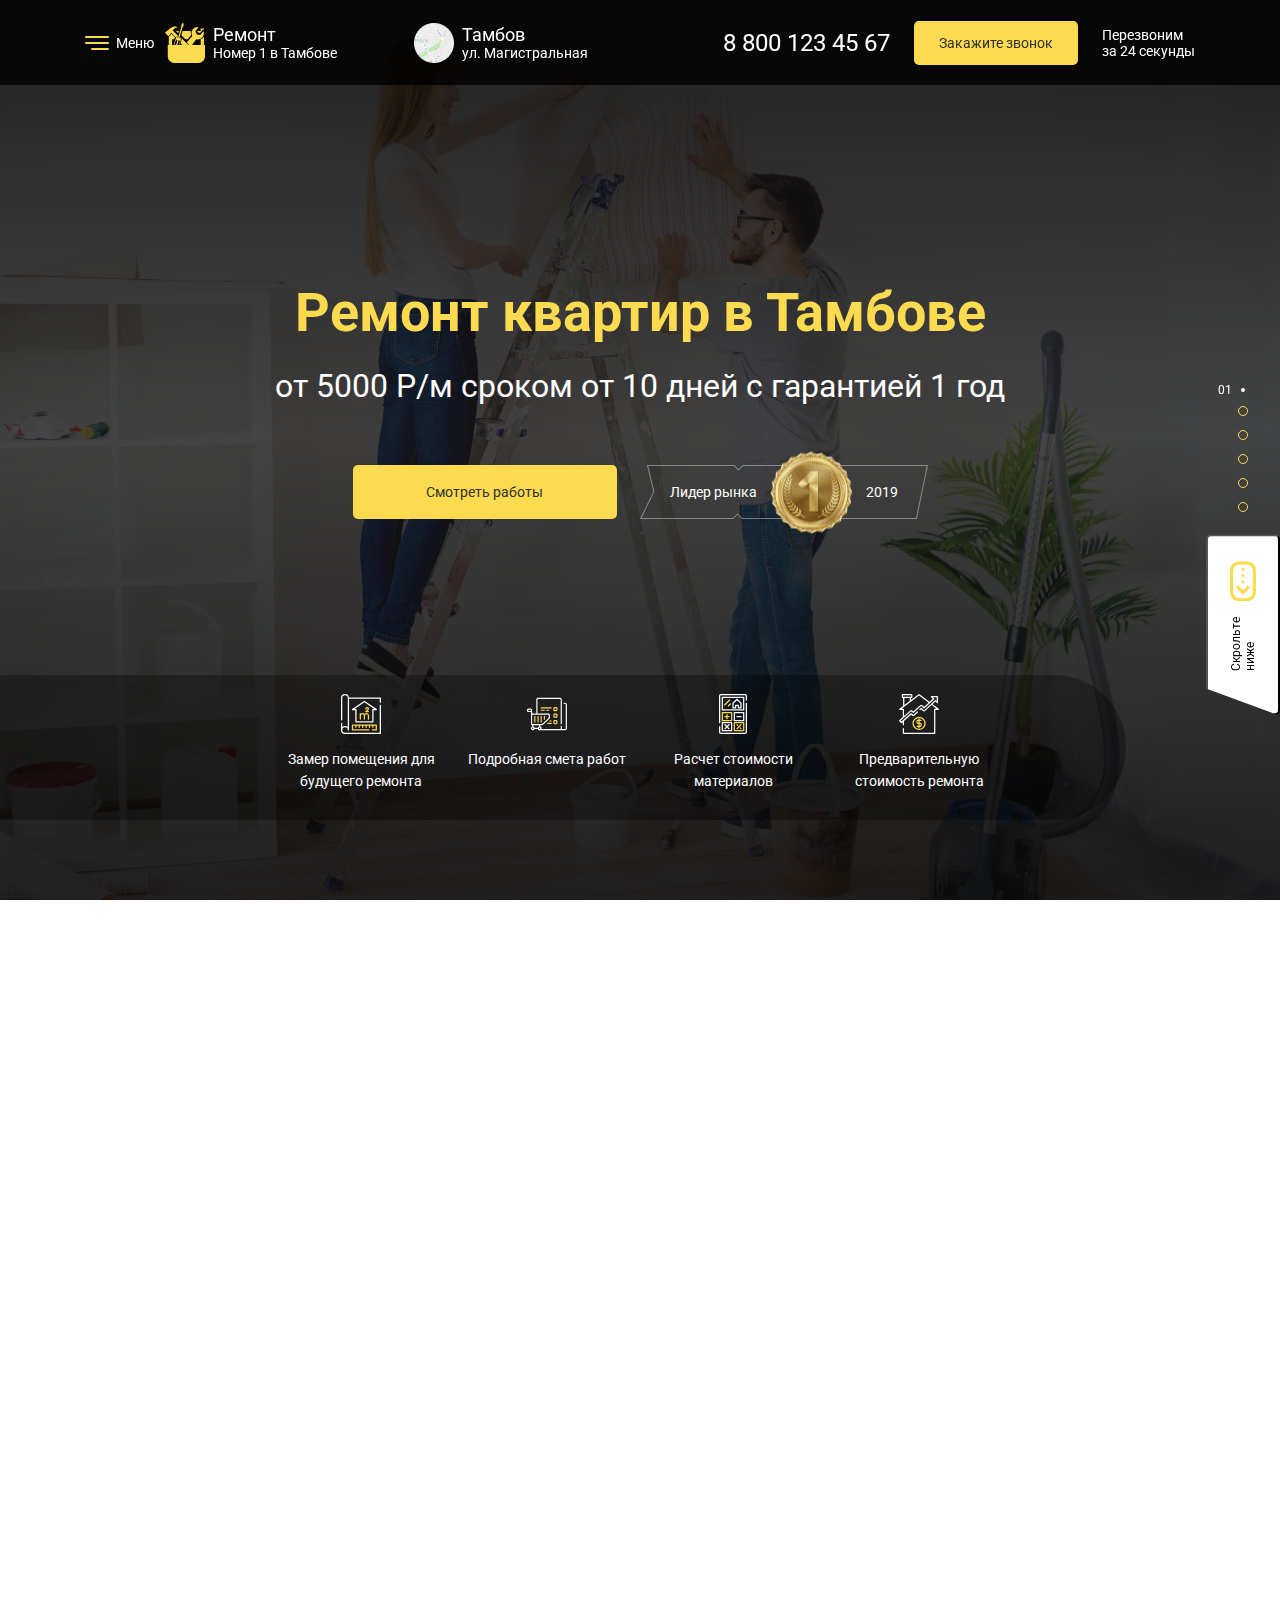
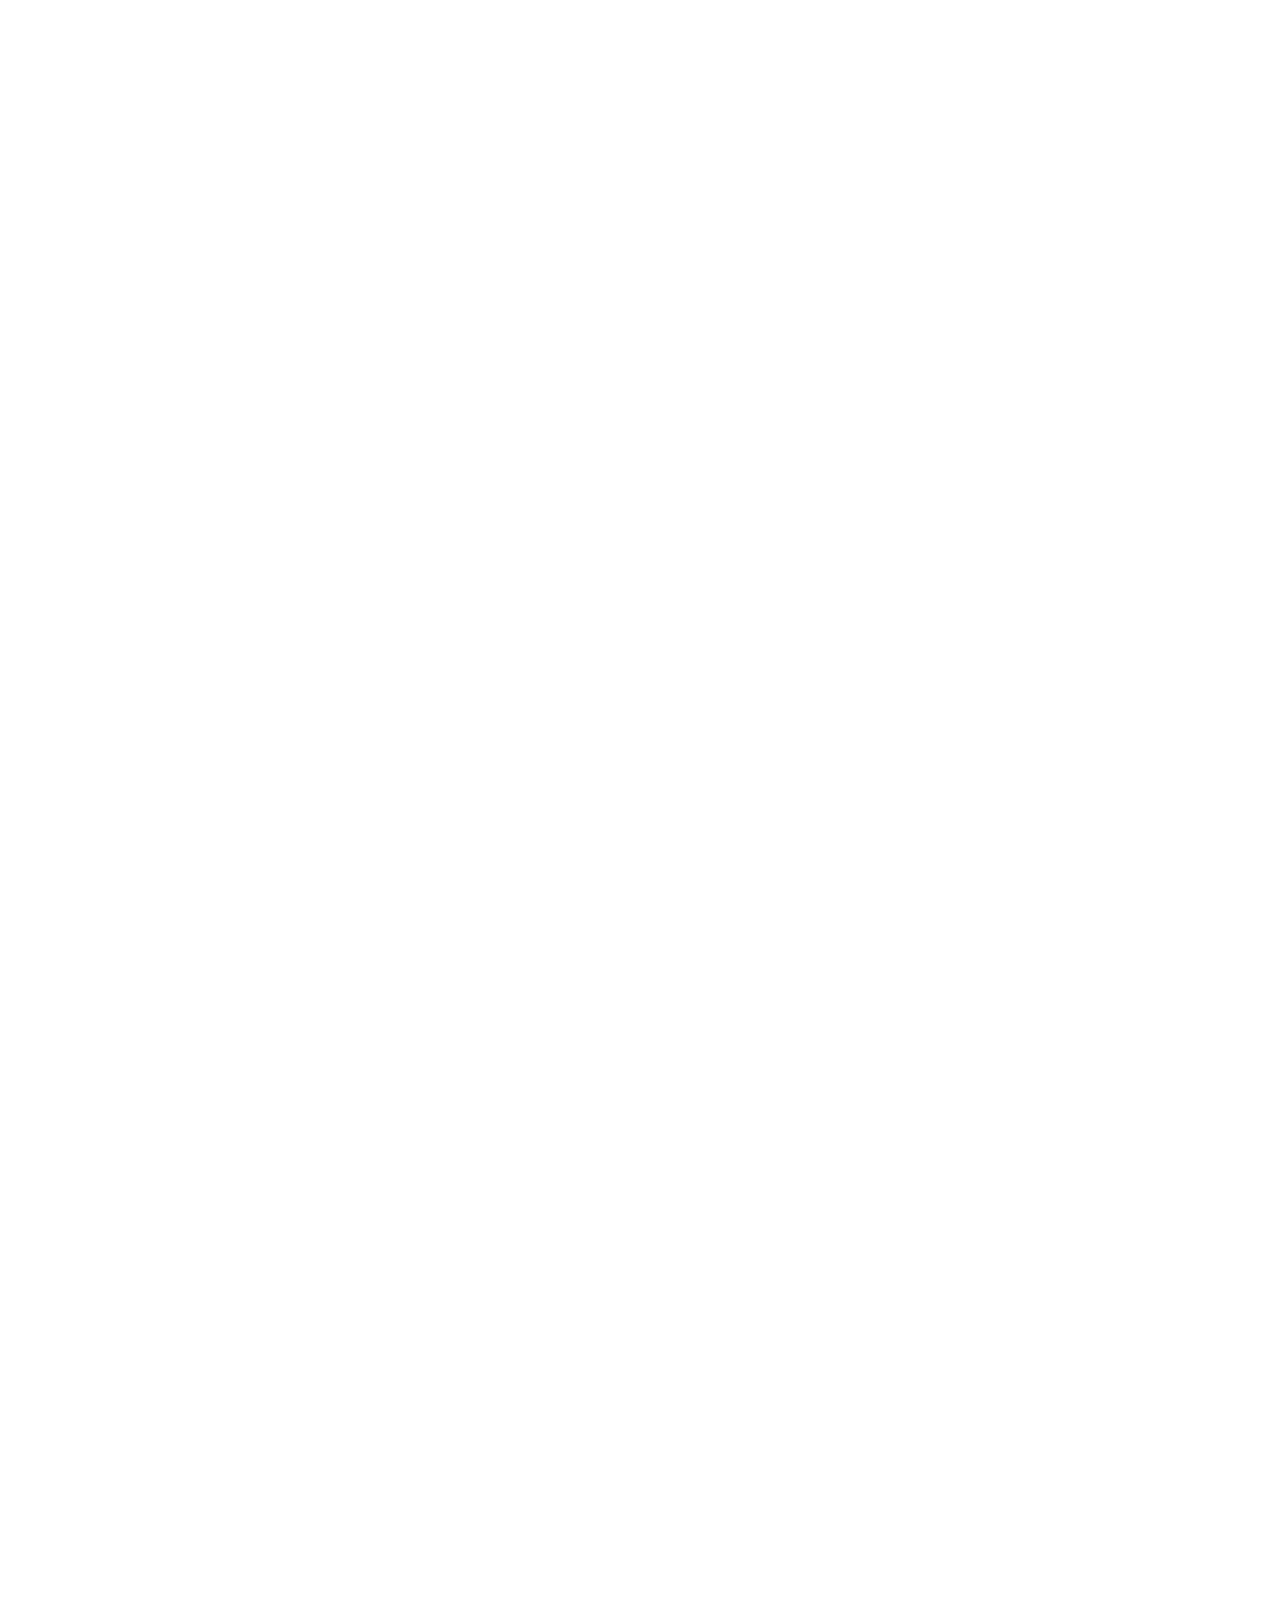
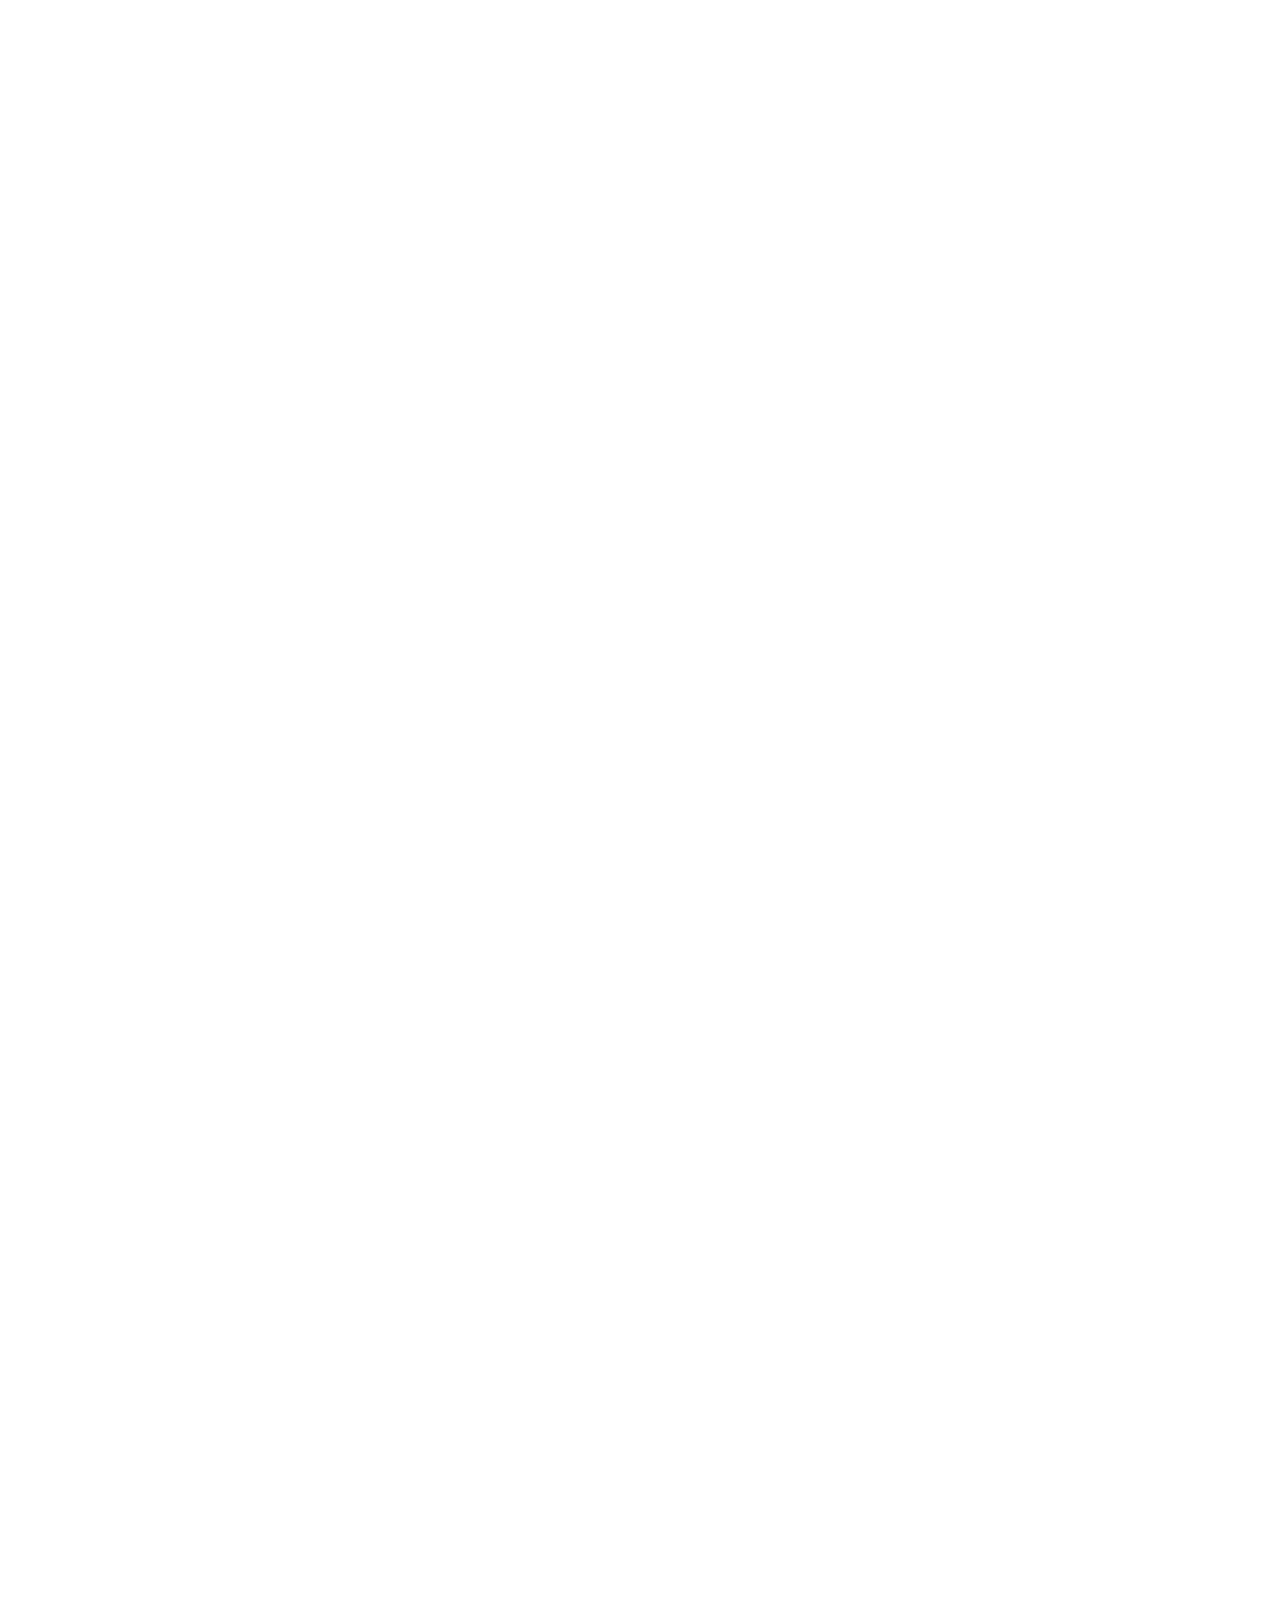
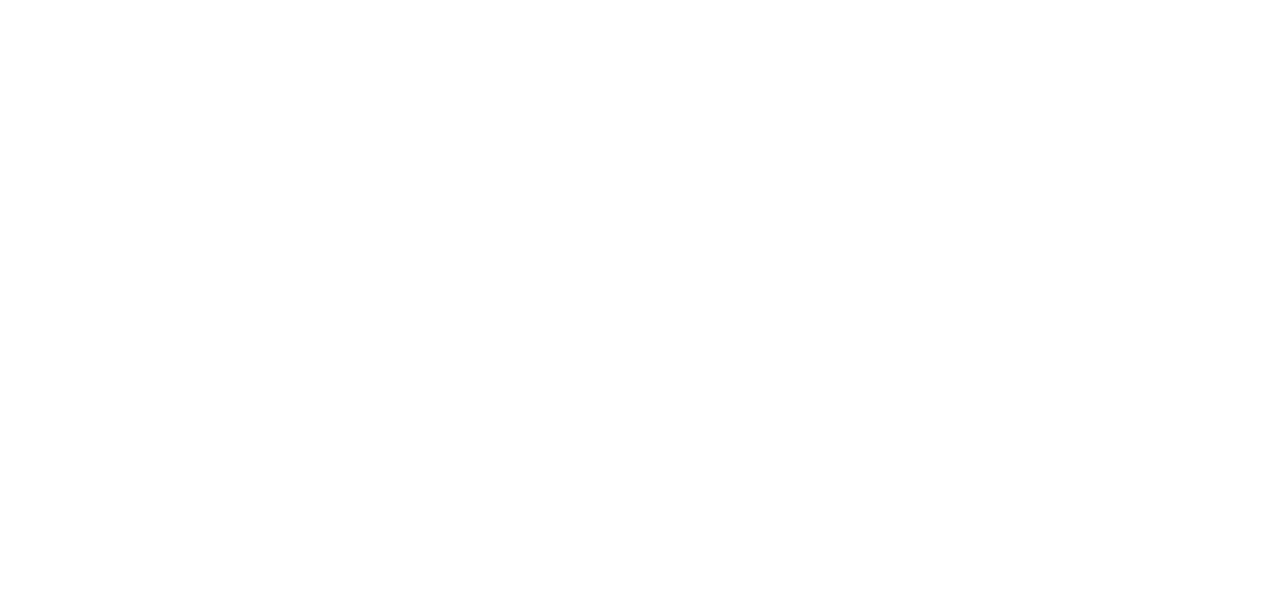
<file: projects/Renovation-work/index.html>
<!DOCTYPE html>
<html lang="ru">

<head>
	<title>Заголовок</title>
	<meta http-equiv="Content-Type" content="text/html; charset=utf-8" />
	<meta name="viewport" content="initial-scale=1.0, width=device-width">
	<link rel="stylesheet" href="css/style.min.css" type="text/css" />
	<link rel="stylesheet" href="css/all.min.css" type="text/css" />
</head>

<body>
	<div class="container">
		<div class="fixed">
			<div class="fixed__wrap wrap">
				<div class="fixed__hamburger">
					<span></span>
					<span></span>
					<span></span>
				</div>
				<div class="fixed__repair">
					<p>Ремонт <span>Номер 1 в Тамбове</span></p>
				</div>
				<div class="fixed__map">
					<p>Тамбов <span>ул. Магистральная</span></p>
				</div>
				<div class="fixed__phone">
					<a href="tel:88001234567">
						<img src="img/phone.svg" alt="Телефон">
						<span>8 800 123 45 67</span>
					</a>
				</div>
				<button class="fixed__btn">Закажите звонок</button>
				<p class="fixed__callback">Перезвоним<br> за 24 секунды</p>
			</div>
		</div>
		<div class="main-menu">
			<ul class="main-menu__list">
				<li class="main-menu__item">
					<button class="main-menu__close">Меню</button>
				</li>
				<li class="main-menu__item">
					<a class="main-menu__link" href="#secondPage">Портфолио</a>
				</li>
				<li class="main-menu__item">
					<a class="main-menu__link" href="#thirdPage">Детали работы</a>
				</li>
				<li class="main-menu__item">
					<a class="main-menu__link" href="#fourthPage">Как работаем</a>
				</li>
				<li class="main-menu__item">
					<a class="main-menu__link" href="#fifthPage">Калькулятор</a>
				</li>
				<li class="main-menu__item">
					<a class="main-menu__link" href="#lastPage">Контакты</a>
				</li>
				<li class="main-menu__item">
					<a class="main-menu__phone" href="tel:88001234567">8 800 123 45 67</a>
				</li>
				<li class="main-menu__item">
					<button class="main-menu__btn">Закажите звонок</button>
				</li>
				<li class="main-menu__item">
					<p class="main-menu__callback">Перезвоним за 24 секунды</p>
				</li>
			</ul>
		</div>
		<ul class="menu">
			<li data-menuanchor="firstPage" class="menu__item active">
				<a aria-label="Первый экран" href="#firstPage"></a>
			</li>
			<li data-menuanchor="secondPage" class="menu__item">
				<a aria-label="Второй экран" href="#secondPage"></a>
			</li>
			<li data-menuanchor="thirdPage" class="menu__item">
				<a aria-label="Третий экран" href="#thirdPage"></a>
			</li>
			<li data-menuanchor="fourthPage" class="menu__item">
				<a aria-label="Четвертый экран" href="#fourthPage"></a>
			</li>
			<li data-menuanchor="fifthPage" class="menu__item">
				<a aria-label="Пятый экран" href="#fifthPage"></a>
			</li>
			<li data-menuanchor="lastPage" class="menu__item">
				<a aria-label="Шестой экран" href="#lastPage"></a>
			</li>
		</ul>
		<button class="scroll-down">
			<img src="img/scroll-down.svg" alt="Ниже">
			<span>Скрольте<br>ниже</span>
		</button>
		<div class="fullpage">
			<header class="header section">
				<div class="header__wrap wrap">
					<h1 class="header__title">Ремонт квартир в Тамбове</h1>
					<h2 class="header__subtitle">от 5000 Р/м сроком от 10 дней с гарантией 1 год</h2>
					<div class="header__buttons">
						<a class="header__work" href="#">Смотреть работы</a>
						<p class="header__leader"><span>Лидер рынка</span> <span>2019</span></p>
					</div>
				</div>
				<div class="header__wrap-two wrap">
					<ul class="header__list advantages">
						<li class="advantages__item">
							<img class="advantages__icon" src="img/icon1.svg" alt="Замер">
							<p class="advantages__text">Замер помещения для будущего ремонта</p>
						</li>
						<li class="advantages__item">
							<img class="advantages__icon" src="img/icon2.svg" alt="Смета">
							<p class="advantages__text">Подробная смета работ</p>
						</li>
						<li class="advantages__item">
							<img class="advantages__icon" src="img/icon3.svg" alt="Расчет стоимости">
							<p class="advantages__text">Расчет стоимости материалов</p>
						</li>
						<li class="advantages__item">
							<img class="advantages__icon" src="img/icon4.svg" alt="Стоимость ремонта">
							<p class="advantages__text">Предварительную стоимость ремонта</p>
						</li>
					</ul>
				</div>
			</header>
			<section class="projects section">
				<div class="projects__wrap wrap">
					<div class="projects__slides slide">
						<h2 class="projects__title">с 2012 года успешно сдали более 300 объектов</h2>
						<p class="projects__example">Вот несколько примеров</p>
						<div class="projects__gallery">
							<div class="projects__big">
								<img src="img/gallery-big.jpg" alt="">
							</div>
							<div class="projects__mini">
								<a aria-label="Первое фото" data-src="img/gallery-big.jpg" href="#">
									<img src="img/gallery-mini1.jpg" alt="">
								</a>
								<a aria-label="Первое фото" data-src="img/gallery-big.jpg" href="#">
									<img src="img/gallery-mini2.jpg" alt="">
								</a>
								<a aria-label="Первое фото" data-src="img/gallery-big.jpg" href="#">
									<img src="img/gallery-mini3.jpg" alt="">
								</a>
								<a aria-label="Первое фото" data-src="img/gallery-big.jpg" href="#">
									<img src="img/gallery-mini4.jpg" alt="">
								</a>
							</div>
						</div>
						<div class="projects__information">
							<div class="projects__it-was">
								<p>Что было:</p>
								<p>Квартира со стандартной планировкой и черновой отделкой</p>
							</div>
							<div class="projects__task">
								<p>Задача:</p>
								<ul>
									<li>Дистанционно разработать дизайн-проект с последующей реализацией.</li>
									<li>Подобрать все необходимые материалы и предметы интерьера.</li>
									<li>Заказчик сразу пожелал сделать новые перегородки из газобетона.</li>
								</ul>
							</div>
							<div class="projects__result">
								<p>Результат:</p>
								<p>Произвели полный демонтаж стен и поставили перегородки. За счет перепланировки квартиры освободили
									много полезного пространства. Квартира получилась светлая и уютная. Поменяли всю электрику под
									дизайн-проект.</p>
							</div>
						</div>
						<div class="projects__object">
							<div class="projects__item">
								<p>Объект: <span>3-х комнатная квартира</span></p>
							</div>
							<div class="projects__item">
								<p>Площадь: <span>81 м2</span></p>
							</div>
							<div class="projects__item">
								<p>Жилой комплекс: <span>Гранд фамилия</span></p>
							</div>
							<div class="projects__item">
								<p>Вид ремонта: <span>Премиум</span></p>
							</div>
							<div class="projects__item">
								<p>Срок выполнения: <span>6 месяцев</span></p>
							</div>
							<div class="projects__item">
								<p>Стоимость: <span>1 600 000 Р</span></p>
							</div>
						</div>
					</div>
					<div class="projects__slides slide">
						<h2 class="projects__title">с 2012 года успешно сдали более 300 объектов</h2>
						<p class="projects__example">Вот несколько примеров</p>
						<div class="projects__gallery">
							<div class="projects__big">
								<img src="img/gallery-big.jpg" alt="">
							</div>
							<div class="projects__mini">
								<a aria-label="Первое фото" data-src="img/gallery-big.jpg" href="#">
									<img src="img/gallery-mini1.jpg" alt="">
								</a>
								<a aria-label="Первое фото" data-src="img/gallery-big.jpg" href="#">
									<img src="img/gallery-mini2.jpg" alt="">
								</a>
								<a aria-label="Первое фото" data-src="img/gallery-big.jpg" href="#">
									<img src="img/gallery-mini3.jpg" alt="">
								</a>
								<a aria-label="Первое фото" data-src="img/gallery-big.jpg" href="#">
									<img src="img/gallery-mini4.jpg" alt="">
								</a>
							</div>
						</div>
						<div class="projects__information">
							<div class="projects__it-was">
								<p>Что было:</p>
								<p>Квартира со стандартной планировкой и черновой отделкой</p>
							</div>
							<div class="projects__task">
								<p>Задача:</p>
								<ul>
									<li>Дистанционно разработать дизайн-проект с последующей реализацией.</li>
									<li>Подобрать все необходимые материалы и предметы интерьера.</li>
									<li>Заказчик сразу пожелал сделать новые перегородки из газобетона.</li>
								</ul>
							</div>
							<div class="projects__result">
								<p>Результат:</p>
								<p>Произвели полный демонтаж стен и поставили перегородки. За счет перепланировки квартиры освободили
									много полезного пространства. Квартира получилась светлая и уютная. Поменяли всю электрику под
									дизайн-проект.</p>
							</div>
						</div>
						<div class="projects__object">
							<div class="projects__item">
								<p>Объект: <span>3-х комнатная квартира</span></p>
							</div>
							<div class="projects__item">
								<p>Площадь: <span>81 м2</span></p>
							</div>
							<div class="projects__item">
								<p>Жилой комплекс: <span>Гранд фамилия</span></p>
							</div>
							<div class="projects__item">
								<p>Вид ремонта: <span>Премиум</span></p>
							</div>
							<div class="projects__item">
								<p>Срок выполнения: <span>6 месяцев</span></p>
							</div>
							<div class="projects__item">
								<p>Стоимость: <span>1 600 000 Р</span></p>
							</div>
						</div>
					</div>
					<div class="projects__slides slide">
						<h2 class="projects__title">с 2012 года успешно сдали более 300 объектов</h2>
						<p class="projects__example">Вот несколько примеров</p>
						<div class="projects__gallery">
							<div class="projects__big">
								<img src="img/gallery-big.jpg" alt="">
							</div>
							<div class="projects__mini">
								<a aria-label="Первое фото" data-src="img/gallery-big.jpg" href="#">
									<img src="img/gallery-mini1.jpg" alt="">
								</a>
								<a aria-label="Первое фото" data-src="img/gallery-big.jpg" href="#">
									<img src="img/gallery-mini2.jpg" alt="">
								</a>
								<a aria-label="Первое фото" data-src="img/gallery-big.jpg" href="#">
									<img src="img/gallery-mini3.jpg" alt="">
								</a>
								<a aria-label="Первое фото" data-src="img/gallery-big.jpg" href="#">
									<img src="img/gallery-mini4.jpg" alt="">
								</a>
							</div>
						</div>
						<div class="projects__information">
							<div class="projects__it-was">
								<p>Что было:</p>
								<p>Квартира со стандартной планировкой и черновой отделкой</p>
							</div>
							<div class="projects__task">
								<p>Задача:</p>
								<ul>
									<li>Дистанционно разработать дизайн-проект с последующей реализацией.</li>
									<li>Подобрать все необходимые материалы и предметы интерьера.</li>
									<li>Заказчик сразу пожелал сделать новые перегородки из газобетона.</li>
								</ul>
							</div>
							<div class="projects__result">
								<p>Результат:</p>
								<p>Произвели полный демонтаж стен и поставили перегородки. За счет перепланировки квартиры освободили
									много полезного пространства. Квартира получилась светлая и уютная. Поменяли всю электрику под
									дизайн-проект.</p>
							</div>
						</div>
						<div class="projects__object">
							<div class="projects__item">
								<p>Объект: <span>3-х комнатная квартира</span></p>
							</div>
							<div class="projects__item">
								<p>Площадь: <span>81 м2</span></p>
							</div>
							<div class="projects__item">
								<p>Жилой комплекс: <span>Гранд фамилия</span></p>
							</div>
							<div class="projects__item">
								<p>Вид ремонта: <span>Премиум</span></p>
							</div>
							<div class="projects__item">
								<p>Срок выполнения: <span>6 месяцев</span></p>
							</div>
							<div class="projects__item">
								<p>Стоимость: <span>1 600 000 Р</span></p>
							</div>
						</div>
					</div>
					<div class="projects__counts">
						<span class="projects__first">1</span>
						/
						<span class="projects__last">520</span>
					</div>
				</div>
			</section>
			<section class="details section">
				<div class="details__wrap wrap">
					<h2 class="details__title">При ремонте помещений учитываем все детали</h2>
					<p class="details__text">Качество ремонта соответствует ожиданиям клиента. Потому что для своих ремонтов мы
						используем исключительно качественные материалы партнеров.</p>
					<ul class="details__list">
						<li class="details__item"><span>Красим любые поверхности равномерно</span></li>
						<li class="details__item"><span>Красим любые поверхности равномерно</span></li>
						<li class="details__item"><span>Красим любые поверхности равномерно</span></li>
						<li class="details__item"><span>Красим любые поверхности равномерно</span></li>
					</ul>
				</div>
			</section>
			<section class="list-of-works section">
				<div class="list-of-works__wrap wrap">
					<h2 class="list-of-works__title">Вот так мы упрощаем жизнь наших клиентов</h2>
					<ul class="list-of-works__block">
						<li class="list-of-works__item">
							<p>Ремонт</p>
							<p>Выполним ремонт любой сложности и любого помещения в назначенные сроки</p>
						</li>
						<li class="list-of-works__item">
							<p>Дизайн проект</p>
							<p>Составим индивидуальный дизайн - проект, исходя из ваших пожеланий</p>
						</li>
						<li class="list-of-works__item">
							<p>Бесплатный замер</p>
							<p>Замерщик придет на замер в любое удобное для вас время и бесплатно составит смету</p>
						</li>
						<li class="list-of-works__item">
							<p>Закупка стройматериалов</p>
							<p>Поможем или самостоятель но закупим стройматериалов со скидкой до 25%</p>
						</li>
						<li class="list-of-works__item">
							<p>Бесплатная доставка</p>
							<p>Обеспечим доставку стройматериалов в установленные сроки</p>
						</li>
						<li class="list-of-works__item">
							<p>Уборка мусора</p>
							<p>По окончании ремонтных работ уберем за собой весь строительный мусор</p>
						</li>
						<li class="list-of-works__item">
							<p>Подарки клиентам</p>
							<p>При заказе ремонта под ключ дарим приятные подарки нашим клиентам</p>
						</li>
						<li class="list-of-works__item">
							<p>Контроль качества</p>
							<p>В любой момент вы можете самостоятельно оценить качество выполняемых работ</p>
						</li>
					</ul>
				</div>
			</section>
			<section class="calculator section">
				<div class="calculator__wrap wrap">
					<h2 class="calculator__title">Рассчитайте стоимость ремонта</h2>
					<picture>
						<source media="(min-width: 1024px)"
										srcset="img/calculator-desktop.png"
						>
						<img 	
									class="calculator__img"
									src="img/calculator.png" 
									alt="Калькулятор"
						>
					</picture>
					<form class="calculator__form calc" action="#">
						<fieldset class="calc__group">
							<legend class="calc__title">Тип здания:</legend>
							<div class="calc__wrap">
								<div class="calc__radio">
									<input id="new" type="radio" name="building" value="new" checked>
									<label for="new">Новостройка</label>
								</div>
								<div class="calc__radio">
									<input id="old" type="radio" name="building" value="old">
									<label for="old">Вторичка</label>
								</div>
							</div>
						</fieldset>
						<fieldset class="calc__group">
							<legend class="calc__title">Местонахождение:</legend>
							<div class="calc__wrap">
								<div class="calc__radio">
									<input id="tambov" type="radio" name="location" value="tambov" checked>
									<label for="tambov">Тамбов</label>
								</div>
								<div class="calc__radio">
									<input id="region" type="radio" name="location" value="region">
									<label for="region">Область</label>
								</div>
							</div>
						</fieldset>
						<fieldset class="calc__group">
							<legend class="calc__title">Тип ремонта:</legend>
							<div class="calc__wrap">
								<div class="calc__radio">
									<input id="cosmetic" type="radio" name="remont" value="cosmetic" checked>
									<label for="cosmetic">Косметический</label>
								</div>
								<div class="calc__radio">
									<input id="capital" type="radio" name="remont" value="capital">
									<label for="capital">Капитальный</label>
								</div>
								<div class="calc__radio">
									<input id="designer" type="radio" name="remont" value="designer">
									<label for="designer">Дизайнерский</label>
								</div>
							</div>
						</fieldset>
						<fieldset class="calc__group">
							<legend class="calc__title">Площадь, м2:</legend>
							<div class="calc__wrap">
								<div class="calc__input">
									<input class="calc__square" aria-label="Площадь помещения" type="number" name="square" min="1" max="1000" placeholder="68">
								</div>
								<div class="calc__range">
									<output>1</output>
									<input aria-label="Площадь помещения" type="range" name="square" min="1" max="1000" step="1" value="1">
									<label for="capital">Капитальный</label>
								</div>
							</div>
						</fieldset>
						<div class="calc__wrap">
							<button class="calc__btn">Рассчитать</button>
							<p class="calc__result">Результат: <span>1 000 000</span> Р</p>
						</div>
					</form>
				</div>
			</section>
			<section class="contacts section">
				<div class="contacts__wrap wrap">
					<h2 class="contacts__title">Свяжитесь с нами любым удобным способом</h2>
					<div class="contacts__info">
						<p class="contacts__phone">
							<span>Телефон:</span>
							<a href="tel:88001234567">8 800 123 45 67</a>
						</p>
						<p class="contacts__mail">
							<span>Почта:</span>
							<a href="mailto:danil.volosatoff@yandex.ru">danil.volosatoff@yandex.ru</a>
						</p>
						<p class="contacts__guest">Или приезжайте к нам в гости</p>
						<p class="contacts__address">
							<span>Адрес:</span>
							<span>Москва ул. Магистральная</span>
						</p>
						<p class="contacts__schema">
							<span>Как найти нас быстро</span>
							<a href="#">Схема прохода</a>
						</p>
					</div>
				</div>
			</section>
		</div>
	</div>
	<script src="js/all.min.js"></script>
</body>

</html>
</file>
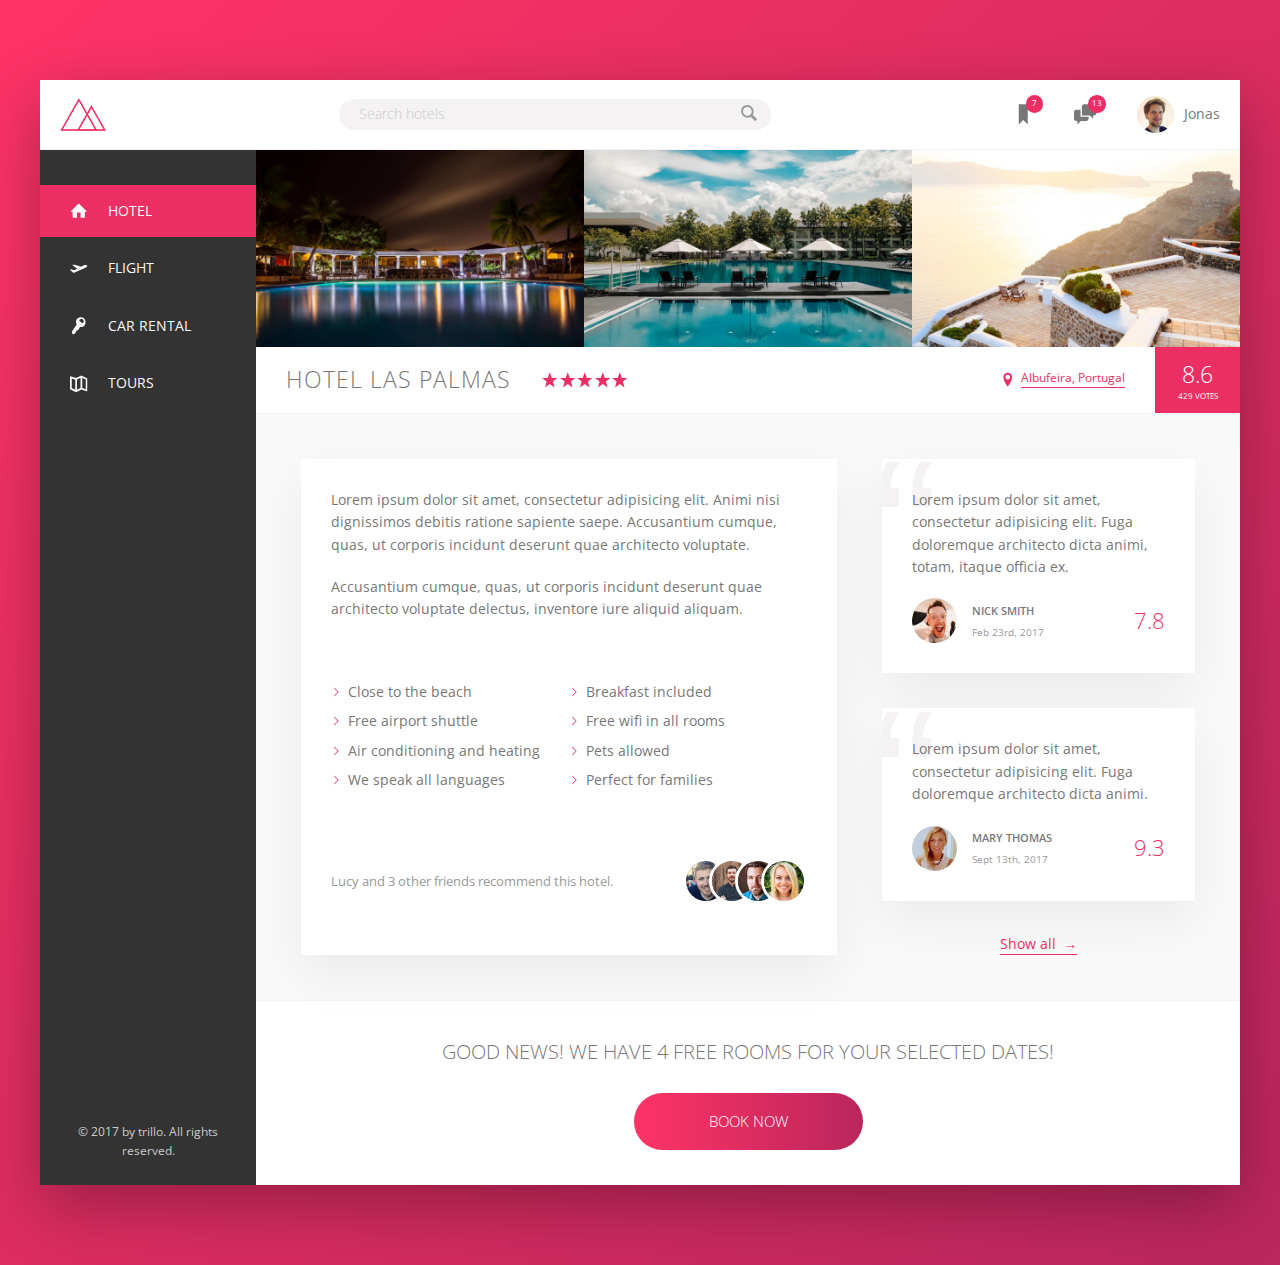
<file: projects/Trillo/index.html>
<!DOCTYPE html>
<html lang="en">

<head>
	<title>trillo &mdash; Your all-in-one booking app</title>
	<meta http-equiv="Content-Type" content="text/html; charset=utf-8" />
	<meta name="viewport" content="initial-scale=1.0, width=device-width">
	<link href="https://fonts.googleapis.com/css2?family=Open+Sans:wght@300;400;600&display=swap" rel="stylesheet">
	<link rel="stylesheet" href="css/style.min.css" type="text/css" />
	<link rel="shortcut icon" type="image/png" href="img/favicon.png">
</head>

<body>
	<div class="container">
		<header class="header">
			<img src="img/logo.png" alt="trillo logo" class="logo">
			<form action="#" class="search">
				<input type="text" class="search__input" placeholder="Search hotels">
				<button class="search__button">
					<svg class="search__icon">
						<use xlink:href="img/sprite.svg#icon-magnifying-glass"></use>
					</svg>
				</button>
			</form>
			<nav class="user-nav">
				<div class="user-nav__icon-box">
					<svg class="user-nav__icon">
						<use xlink:href="img/sprite.svg#icon-bookmark"></use>
					</svg>
					<span class="user-nav__notification">7</span>
				</div>
				<div class="user-nav__icon-box">
					<svg class="user-nav__icon">
						<use xlink:href="img/sprite.svg#icon-chat"></use>
					</svg>
					<span class="user-nav__notification">13</span>
				</div>
				<div class="user-nav__user">
					<img src="img/user.jpg" alt="User photo" class="user-nav__user-photo">
					<span class="user-nav__user-name">Jonas</span>
				</div>
			</nav>
		</header>

		<div class="content">
			<nav class="sidebar">
				<ul class="side-nav">
					<li class="side-nav__item side-nav__item--active">
						<a href="#" class="side-nav__link">
							<svg class="side-nav__icon">
								<use xlink:href="img/sprite.svg#icon-home"></use>
							</svg>
							<span>Hotel</span>
						</a>
					</li>
					<li class="side-nav__item">
						<a href="#" class="side-nav__link">
							<svg class="side-nav__icon">
								<use xlink:href="img/sprite.svg#icon-aircraft-take-off"></use>
							</svg>
							<span>Flight</span>
						</a>
					</li>
					<li class="side-nav__item">
						<a href="#" class="side-nav__link">
							<svg class="side-nav__icon">
								<use xlink:href="img/sprite.svg#icon-key"></use>
							</svg>
							<span>Car rental</span>
						</a>
					</li>
					<li class="side-nav__item">
						<a href="#" class="side-nav__link">
							<svg class="side-nav__icon">
								<use xlink:href="img/sprite.svg#icon-map"></use>
							</svg>
							<span>Tours</span>
						</a>
					</li>
				</ul>
				<div class="legal">
					&copy; 2017 by trillo. All rights reserved.
				</div>
			</nav>

			<main class="hotel-view">
				<div class="gallery">
					<figure class="gallery__item">
						<img src="img/hotel-1.jpg" alt="Photo of hotel 1" class="gallery__photo">
					</figure>
					<figure class="gallery__item">
						<img src="img/hotel-2.jpg" alt="Photo of hotel 2" class="gallery__photo">
					</figure>
					<figure class="gallery__item">
						<img src="img/hotel-3.jpg" alt="Photo of hotel 3" class="gallery__photo">
					</figure>
				</div>
				<div class="overview">
					<h1 class="overview__heading">
						Hotel Las Palmas
					</h1>
					<div class="overview__stars">
						<svg class="overview__icon-star">
							<use xlink:href="img/sprite.svg#icon-star"></use>
						</svg>
						<svg class="overview__icon-star">
							<use xlink:href="img/sprite.svg#icon-star"></use>
						</svg>
						<svg class="overview__icon-star">
							<use xlink:href="img/sprite.svg#icon-star"></use>
						</svg>
						<svg class="overview__icon-star">
							<use xlink:href="img/sprite.svg#icon-star"></use>
						</svg>
						<svg class="overview__icon-star">
							<use xlink:href="img/sprite.svg#icon-star"></use>
						</svg>
					</div>
					<div class="overview__location">
						<svg class="overview__icon-location">
							<use xlink:href="img/sprite.svg#icon-location-pin"></use>
						</svg>
						<button class="btn-inline">Albufeira, Portugal</button>
					</div>
					<div class="overview__rating">
						<div class="overview__rating-average">8.6</div>
						<div class="overview__rating-count">429 votes</div>
					</div>
				</div>
				<div class="detail">
					<div class="description">
						<p class="paragraph">
							Lorem ipsum dolor sit amet, consectetur adipisicing elit. Animi nisi dignissimos debitis ratione sapiente
							saepe. Accusantium cumque, quas, ut corporis incidunt deserunt quae architecto voluptate.
						</p>
						<p class="paragraph">
							Accusantium cumque, quas, ut corporis incidunt deserunt quae architecto voluptate delectus, inventore iure
							aliquid aliquam.
						</p>
						<ul class="list">
							<li class="list__item">Close to the beach</li>
							<li class="list__item">Breakfast included</li>
							<li class="list__item">Free airport shuttle</li>
							<li class="list__item">Free wifi in all rooms</li>
							<li class="list__item">Air conditioning and heating</li>
							<li class="list__item">Pets allowed</li>
							<li class="list__item">We speak all languages</li>
							<li class="list__item">Perfect for families</li>
						</ul>
						<div class="recommend">
							<p class="recommend__count">
								Lucy and 3 other friends recommend this hotel.
							</p>
							<div class="recommend__friends">
								<img src="img/user-3.jpg" alt="Friend 1" class="recommend__photo">
								<img src="img/user-4.jpg" alt="Friend 2" class="recommend__photo">
								<img src="img/user-5.jpg" alt="Friend 3" class="recommend__photo">
								<img src="img/user-6.jpg" alt="Friend 4" class="recommend__photo">
							</div>
						</div>
					</div>
					<div class="user-reviews">
						<figure class="review">
							<blockquote class="review__text">
								Lorem ipsum dolor sit amet, consectetur adipisicing elit. Fuga doloremque architecto dicta animi, totam,
								itaque officia ex.
							</blockquote>
							<figcaption class="review__user">
								<img src="img/user-1.jpg" alt="User 1" class="review__photo">
								<div class="review__user-box">
									<p class="review__user-name">Nick Smith</p>
									<p class="review__user-date">Feb 23rd, 2017</p>
								</div>
								<div class="review__rating">7.8</div>
							</figcaption>
						</figure>

						<figure class="review">
							<blockquote class="review__text">
								Lorem ipsum dolor sit amet, consectetur adipisicing elit. Fuga doloremque architecto dicta animi.
							</blockquote>
							<figcaption class="review__user">
								<img src="img/user-2.jpg" alt="User 2" class="review__photo">
								<div class="review__user-box">
									<p class="review__user-name">Mary Thomas</p>
									<p class="review__user-date">Sept 13th, 2017</p>
								</div>
								<div class="review__rating">9.3</div>
							</figcaption>
						</figure>

						<button class="btn-inline">Show all <span>&rarr;</span></button>
					</div>

				</div>
				<div class="cta">
					<h2 class="cta__book-now">
						Good news! We have 4 free rooms for your selected dates!
					</h2>
					<button class="btn">
						<span class="btn__visible">Book now</span>
						<span class="btn__invisible">Only 4 rooms left</span>
					</button>
				</div>

			</main>
		</div>
	</div>



	<script src="js/all.min.js"></script>
</body>

</html>
</file>
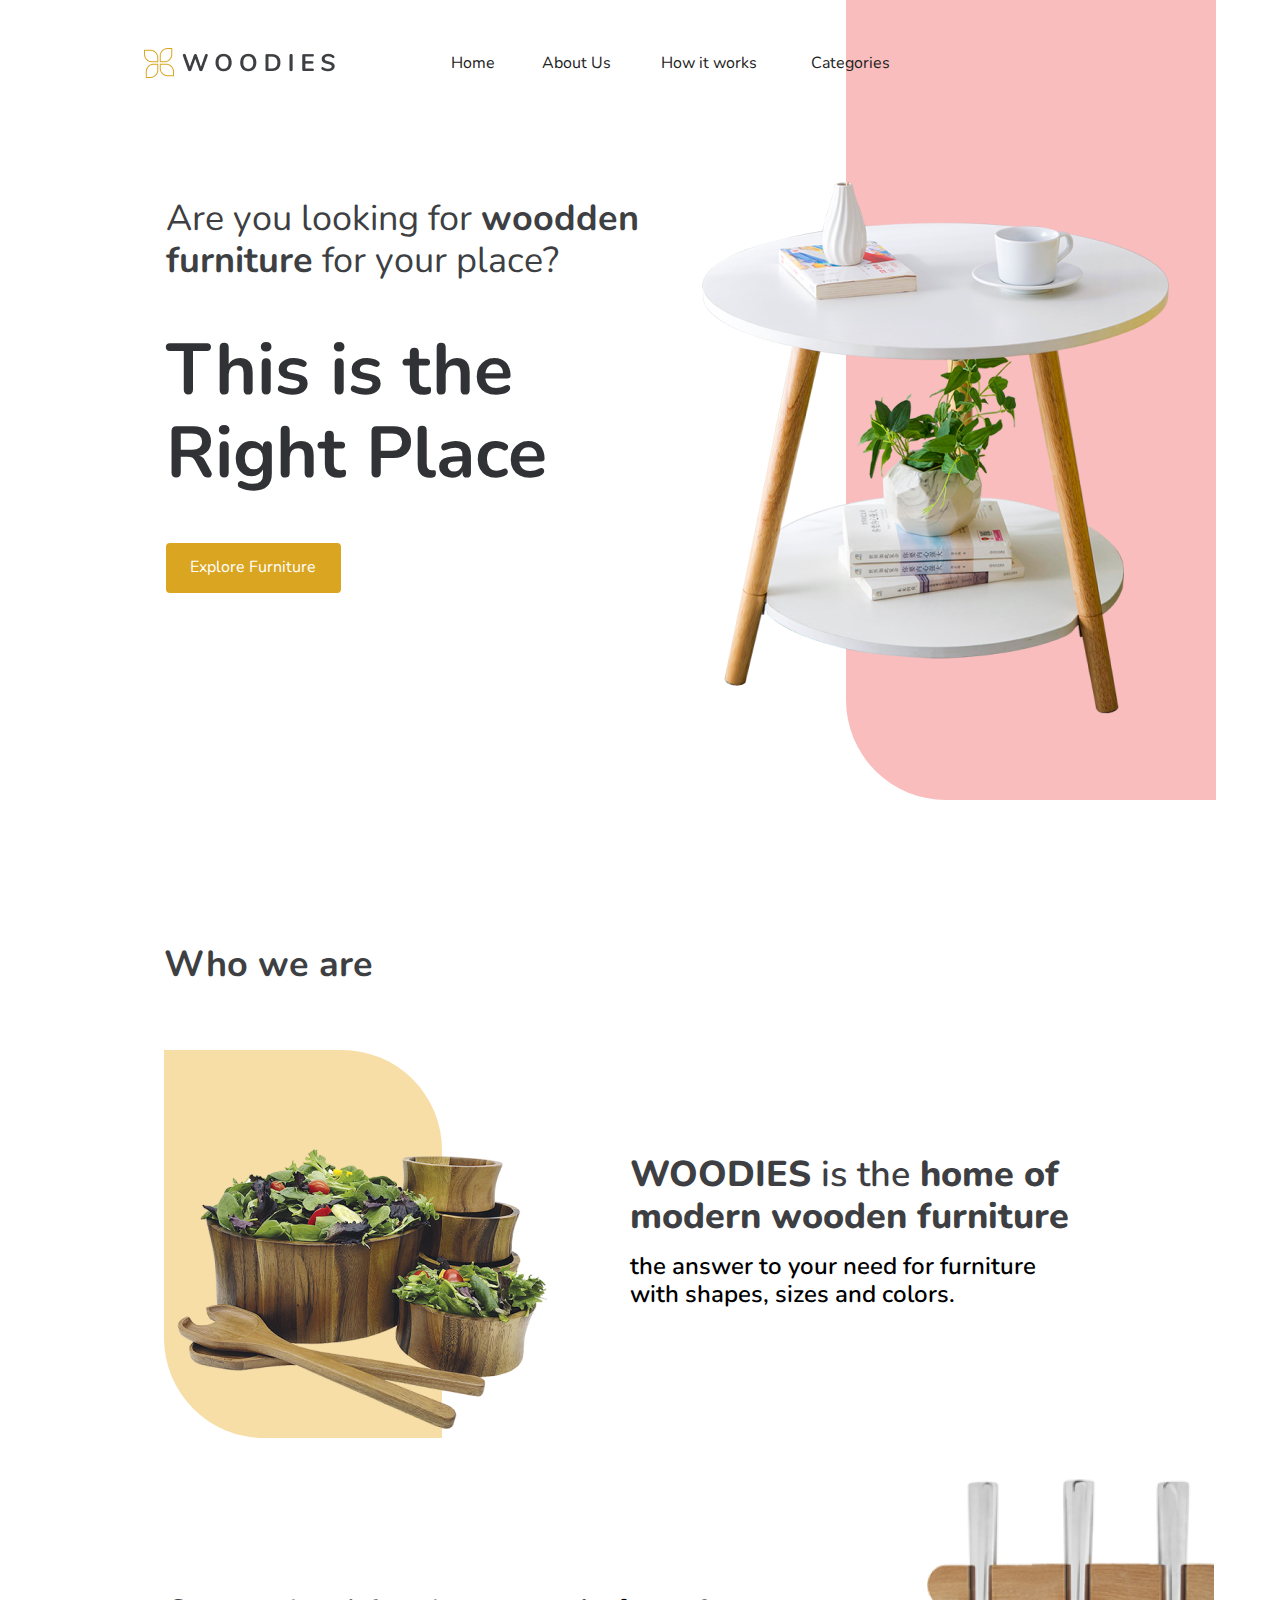
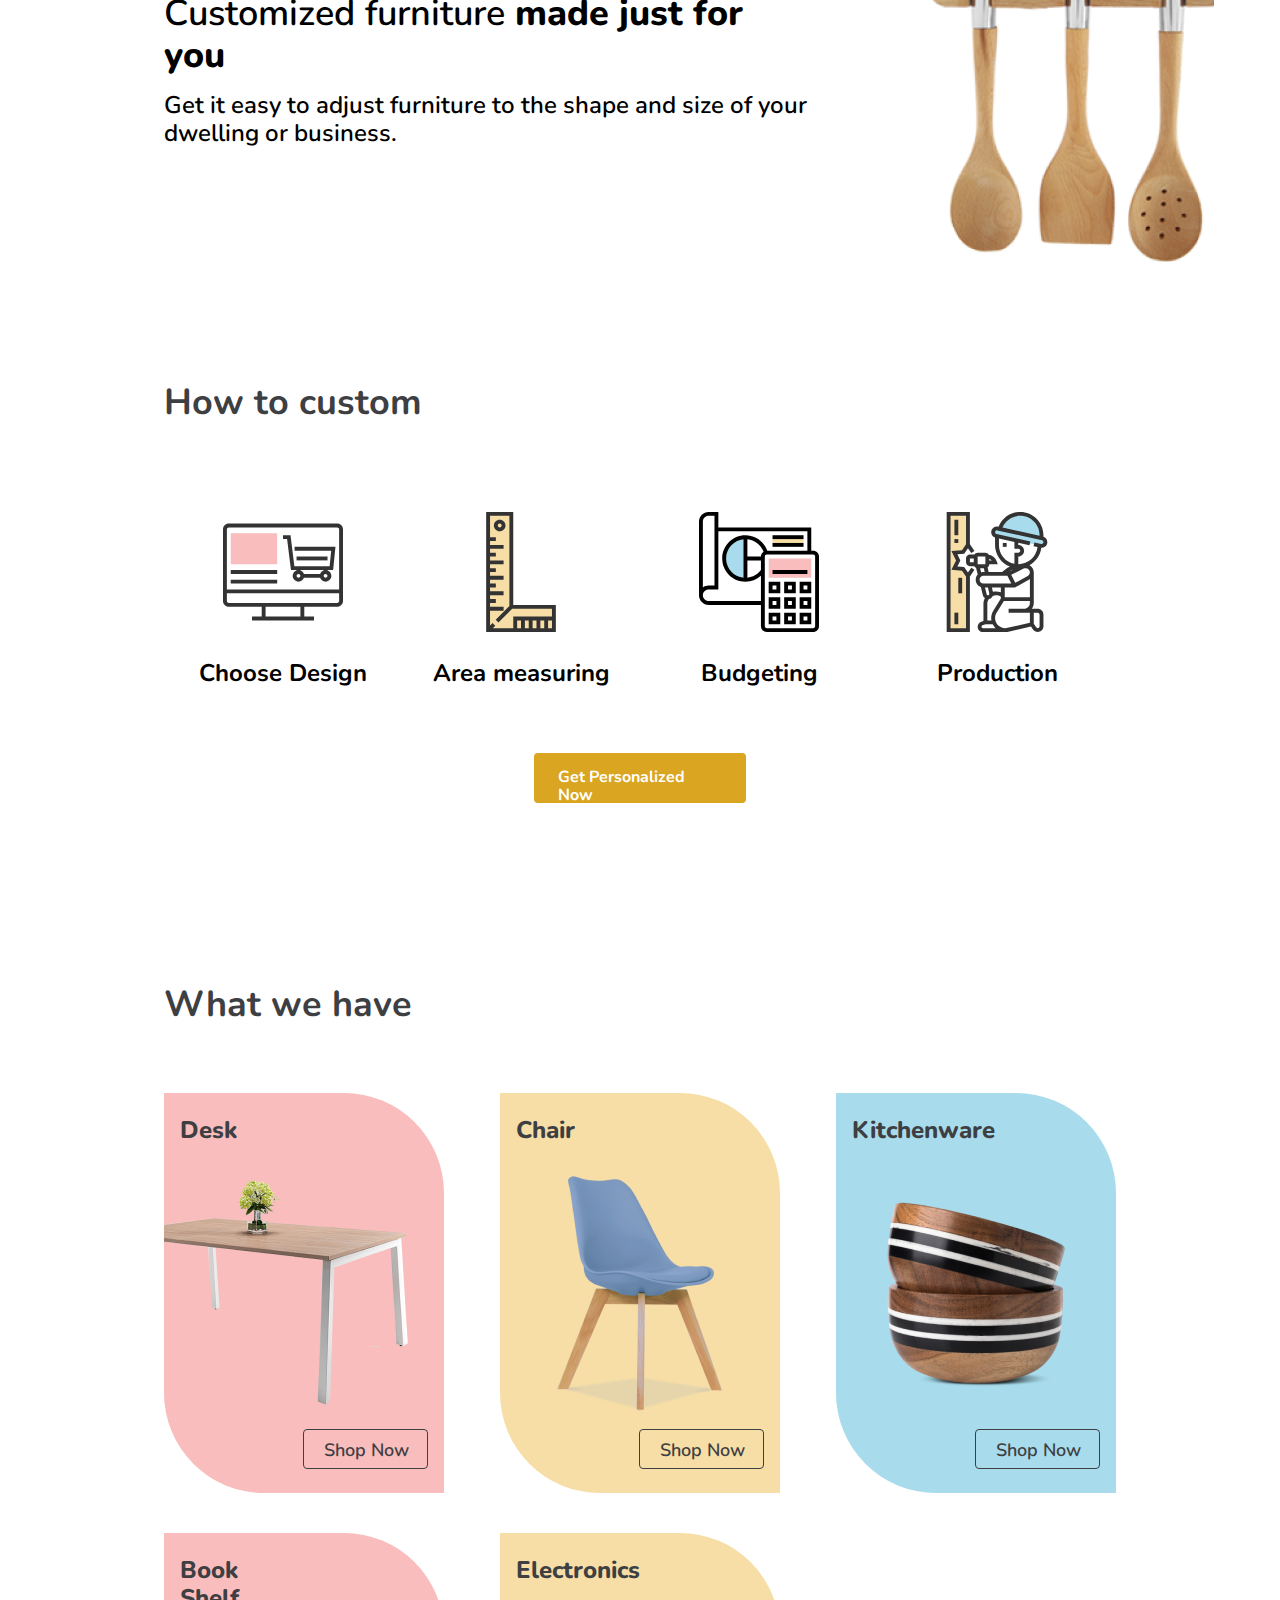
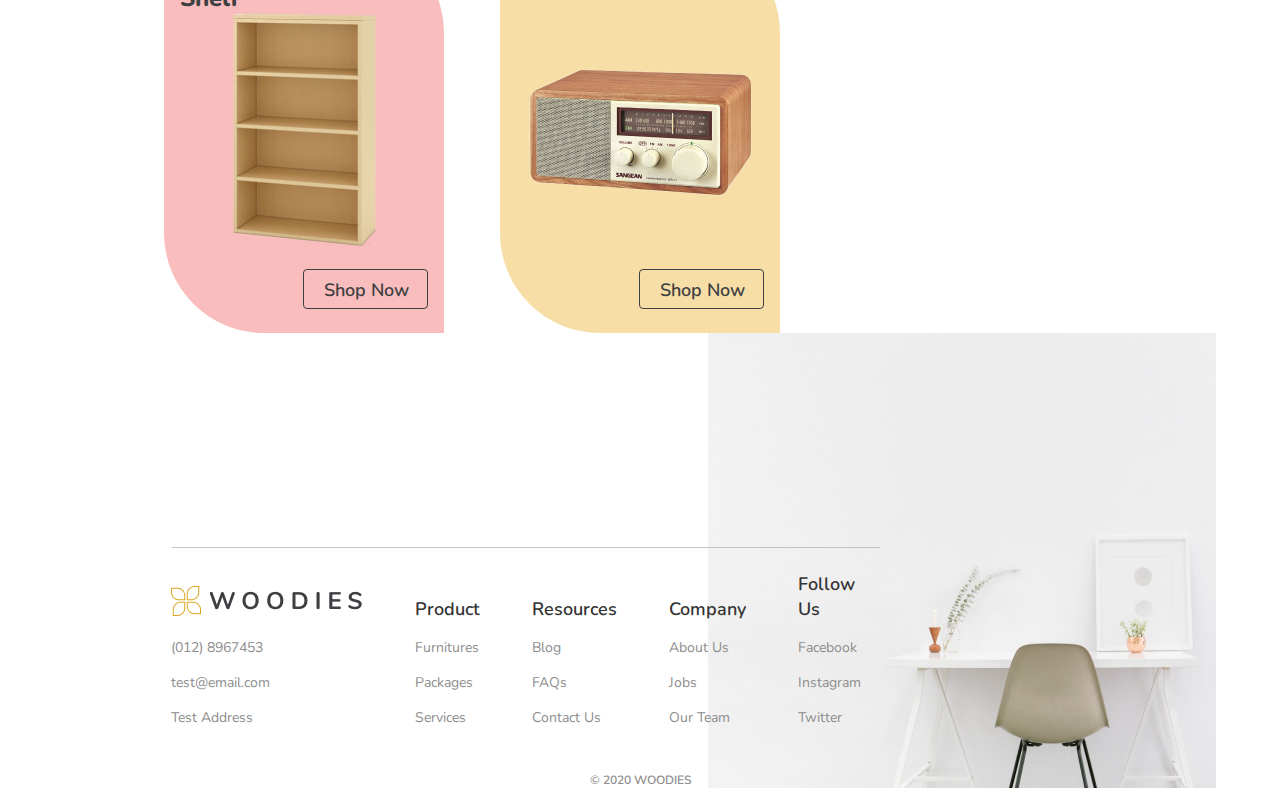
<file: projects/Woodies/index.html>
<!DOCTYPE html>
<html lang="en">

<head>
  <meta charset="UTF-8">
  <meta name="viewport" content="width=device-width, initial-scale=1.0">
  <link href="https://fonts.googleapis.com/css2?family=Nunito:wght@400;600;700;800&display=swap" rel="stylesheet">
  <link rel="stylesheet" href="styles/normalize.css">
  <link rel="stylesheet" href="styles/style.css">
  <title>Woodies</title>
</head>

<body>
  <div class="page">
    <header class="header">

      <div class="header-top">

        <a class="header-top__logo" href="#">
          <img src="images/logo.png">
        </a>

        <nav class="header-top__menu">
          <ul class="header-top__list">
            <li class="header-top__item">
              <a class="header-top__link" href="#">Home</a>
            </li>
            <li class="header-top__item">
              <a class="header-top__link" href="#">About Us</a>
            </li>
            <li class="header-top__item">
              <a class="header-top__link" href="#">How it works</a>
            </li>
            <li class="header-top__item">
              <a class="header-top__link" href="#">Categories</a>
            </li>
          </ul>
        </nav>
      </div>

      <div class="header__block">

        <p class="header__text">Are you looking for <span class="header__text_span">woodden furniture</span> for your
          place?</p>

        <h1 class="header__title">This is the Right Place</h1>

        <a href="#" class="header__btn">Explore Furniture</a>

      </div>

      <img class="header__main-illustration" src="images/coffee-table.png" alt="Coffee table">

      <div class="header__square-pic"></div>

    </header>

     <main class="content">
      <section class="about-us">

        <h2 class="about-us__title">Who we are</h2>

        <div class="about-us__wrapper">

          <div class="about-us_top">

            <img class="about-us_top_image" src="images/wood-salad-bowl.png" alt="Wood salad bowl">

            <div class="about-us_top_block">

              <div class="about-us__square"></div>

              <p class="about-us_top_header">
                WOODIES <span class="top_header_span">is the</span> home of modern wooden furniture
              </p>

              <p class="about-us_top_text">
                the answer to your need for furniture with shapes, sizes and colors.
              </p>

            </div>

          </div>

          <div class="about-us_bottom">

            <div class="about-us_bottom_block">

              <p class="about-us_bottom_header">
                Customized furniture <span class="bottom_header_span">made just for you</span>
              </p>

              <p class="about-us_bottom_text">
                Get it easy to adjust furniture to the shape and size of your dwelling or business.
              </p>

            </div>

            <img class="about-us_bottom_image" src="images/spoons.png" alt="Spoons">

          </div>

        </div>

      </section>

      <section class="options">

        <h2 class="options__title">How to custom</h2>

        <div class="options__block">

          <div class="options__item">
            <img class="options__item_icon" src="images/icons/shop.svg">
            <p class="options__item_title">Choose Design</p>
          </div>

          <div class="options__item">
            <img class="options__item_icon" src="images/icons/ruler.svg">
            <p class="options__item_title">Area measuring</p>
          </div>

          <div class="options__item">
            <img class="options__item_icon" src="images/icons/cost.svg">
            <p class="options__item_title">Budgeting</p>
          </div>

          <div class="options__item">
            <img class="options__item_icon" src="images/icons/carpenter.svg">
            <p class="options__item_title">Production</p>
          </div>

        </div>

        <a class="options__btn" href="#">Get Personalized Now</a>

      </section>

      <section class="categories">

        <h2 class="categories__title">What we have</h2>

        <div class="categories__block">

          <div class="categories__item categories__item_pink">
            <div class="categories__item_title">Desk</div>
            <img class="categories__item_image categories__item_image_table" src="images/categories/table.png"
              alt="Table">
            <a class="categories__item_btn" href="#">Shop Now</a>
          </div>

          <div class="categories__item categories__item_yellow">
            <div class="categories__item_title">Chair</div>
            <img class="categories__item_image categories__item_image_chair" src="images/categories/chair.png"
              alt="Chair">
            <a class="categories__item_btn" href="#">Shop Now</a>
          </div>

          <div class="categories__item categories__item_blue">
            <div class="categories__item_title">Kitchenware</div>
            <img class="categories__item_image categories__item_image_bowls" src="images/categories/bowls.png"
              alt="Bowls">
            <a class="categories__item_btn" href="#">Shop Now</a>
          </div>

          <div class="categories__item categories__item_pink">
            <div class="categories__item_title">Book Shelf</div>
            <img class="categories__item_image categories__item_image_bookcase" src="images/categories/bookcase.png"
              alt="Bookcase">
            <a class="categories__item_btn" href="#">Shop Now</a>
          </div>

          <div class="categories__item categories__item_yellow">
            <div class="categories__item_title">Electronics</div>
            <img class="categories__item_image categories__item_image_radio" src="images/categories/radio.png"
              alt="Radio">
            <a class="categories__item_btn" href="#">Shop Now</a>
          </div>

        </div>

      </section>

    </main>

    <footer class="footer">

      <div class="footer__line"></div>

      <div class="footer__block">

        <div class="footer__item footer__item_contacts">

          <a class="footer__logo" href="#">
            <img src="images/logo.png">
          </a>

          <a class="footer__link" href="#">(012) 8967453</a>

          <a class="footer__link" href="#">test@email.com</a>

          <a class="footer__link" href="#">Test Address</a>

        </div>

        <div class="footer__item footer__item_contacts">

          <h3 class="footer__item_header" href="#">Product</h3>

          <a class="footer__link" href="#">Furnitures</a>

          <a class="footer__link" href="#">Packages</a>

          <a class="footer__link" href="#">Services</a>

        </div>

        <div class="footer__item footer__item_contacts">

          <h3 class="footer__item_header" href="#">Resources</h3>

          <a class="footer__link" href="#">Blog</a>

          <a class="footer__link" href="#">FAQs</a>

          <a class="footer__link" href="#">Contact Us</a>

        </div>

        <div class="footer__item footer__item_contacts">

          <h3 class="footer__item_header" href="#">Company</h3>

          <a class="footer__link" href="#">About Us</a>

          <a class="footer__link" href="#">Jobs</a>

          <a class="footer__link" href="#">Our Team</a>

        </div>

        <div class="footer__item footer__item_contacts">

          <h3 class="footer__item_header" href="#">Follow Us</h3>

          <a class="footer__link" href="#">Facebook</a>

          <a class="footer__link" href="#">Instagram</a>

          <a class="footer__link" href="#">Twitter</a>

        </div>

      </div>

      <div class="footer__copyright">&copy; 2020 WOODIES</div>

    </footer>
  </div>
</body>

</html>
</file>
<file: css/fonts.css>
@font-face {
  font-family: 'icomoon';
  src:  url('../fonts/icomoon.eot?1v9dyu');
  src:  url('../fonts/icomoon.eot?1v9dyu#iefix') format('embedded-opentype'),
    url('../fonts/icomoon.ttf?1v9dyu') format('truetype'),
    url('../fonts/icomoon.woff?1v9dyu') format('woff'),
    url('../fonts/icomoon.svg?1v9dyu#icomoon') format('svg');
  font-weight: normal;
  font-style: normal;
  font-display: block;
}

[class^="icon-"], [class*=" icon-"] {
  /* use !important to prevent issues with browser extensions that change fonts */
  font-family: 'icomoon' !important;
  speak: never;
  font-style: normal;
  font-weight: normal;
  font-variant: normal;
  text-transform: none;
  line-height: 1;

  /* Better Font Rendering =========== */
  -webkit-font-smoothing: antialiased;
  -moz-osx-font-smoothing: grayscale;
}

.icon-linkedin-square:before {
  content: "\f08c";
}
.icon-twitter:before {
  content: "\f099";
}
.icon-facebook:before {
  content: "\f09a";
}
.icon-facebook-f:before {
  content: "\f09a";
}
.icon-instagram:before {
  content: "\f16d";
}
</file>
<file: free materials/free-psd/css/fonts.css>
@font-face {
  font-family: 'icomoon';
  src:  url('../fonts/icomoon.eot?wfq3mh');
  src:  url('../fonts/icomoon.eot?wfq3mh#iefix') format('embedded-opentype'),
    url('../fonts/icomoon.ttf?wfq3mh') format('truetype'),
    url('../fonts/icomoon.woff?wfq3mh') format('woff'),
    url('../fonts/icomoon.svg?wfq3mh#icomoon') format('svg');
  font-weight: normal;
  font-style: normal;
  font-display: block;
}

[class^="icon-"], [class*=" icon-"] {
  /* use !important to prevent issues with browser extensions that change fonts */
  font-family: 'icomoon' !important;
  speak: none;
  font-style: normal;
  font-weight: normal;
  font-variant: normal;
  text-transform: none;
  line-height: 1;

  /* Better Font Rendering =========== */
  -webkit-font-smoothing: antialiased;
  -moz-osx-font-smoothing: grayscale;
}

.icon-envelope-o:before {
  content: "\f003";
}
.icon-check:before {
  content: "\f00c";
}
.icon-map-marker:before {
  content: "\f041";
}
.icon-phone:before {
  content: "\f095";
}
.icon-briefcase:before {
  content: "\f0b1";
}
.icon-bars:before {
  content: "\f0c9";
}
.icon-navicon:before {
  content: "\f0c9";
}
.icon-reorder:before {
  content: "\f0c9";
}
.icon-angle-left:before {
  content: "\f104";
}
.icon-angle-right:before {
  content: "\f105";
}
.icon-quote-right:before {
  content: "\f10e";
}
</file>
<file: free materials/free-psd/css/style.css>
* {
  box-sizing: border-box;
}
a{
  text-decoration: none;
  display: inline-block;
}
ul,
li{
  list-style: none;
  margin: 0;
  padding: 0;
}
.container{
  max-width: 1170px;
  margin: 0 auto;
  padding: 0 15px;
}
body{
  font-family: 'PT Serif', serif;
  font-weight: 400;
  font-size: 14px;
  line-height: 18px;
  color: #5e5e5e;
}
.header{
  font-family: 'Roboto', sans-serif;
}
.header__top{
  background-color: #303030;
}
.header__btn{
  float: right;
  line-height: 36px;
  color: #1b1b1b;
  background-color: #ffc222;
  padding: 5px 20px 4px 50px;
  font-size: 16px;
  position: relative;
}
.header__btn:before{
  content: "\f0b1";
  font-family: 'icomoon';
  position: absolute;
  left: 22px;
  color: #1b1b1b;
}
.header__contacts:after{
  content: "";
  clear: both;
  display: block;
}
.header__phone,
.header__email{
  color: #cbcacb;
  letter-spacing: 0.25px;
  line-height: 45px;
  position: relative;
}
.header__phone{
  padding-left: 20px;
  padding-right: 30px;
}
.header__phone:before{
  content: "\f095";
  font-family: 'icomoon';
  position: absolute;
  left: 0;
  color: #ffc222;
}
.header__email{
  padding-left: 24px;
}
.header__email:before{
  content: "\f003";
  font-family: 'icomoon';
  position: absolute;
  left: 0;
  color: #ffc222;
}
.header__content{
  padding: 34px 0px 23px;
}
.header__content-inner{
  display: flex;
  justify-content: space-between;
}
.menu li{
  display: inline-block;
}
.menu a{
  color: #323232;
  font-size: 16px;
  line-height: 36px;
  border: 1px solid transparent;
  padding: 0px 16px;
  transition: all .3s;
}
.menu a:hover{
  border-color: #ffc222;
}
.menu li + li{
  padding-left: 10px;
}
#modal{
  display: none;
}
.slider{
  background-image: url(../img/slider-fon.jpg);
  background-repeat: no-repeat;
  background-size: cover;
  background-position: center;
  min-height: 500px;
}
.slider__item-content{
  text-align: center;
  padding-top: 110px;
  max-width: 665px;
  margin: 0 auto;
}
.slider__title{
  text-transform: uppercase;
  font-size: 30px;
  line-height: 36px;
  color: #fff;
  font-weight: 500;
  letter-spacing: 1.5px;
  margin-bottom: 22px;
  font-family: 'Roboto', sans-serif;
}
.slider__text{
  line-height: 24px;
  font-size: 18px;
  color: #d3d2d2;
  margin-bottom: 50px;
}
.default-btn{
  display: inline-block;
  font-size: 14px;
  line-height: 24px;
  color: #fff;
  font-weight: 500;
  font-family: 'Roboto', sans-serif;
  padding: 8px 30px 8px 24px;
  border: 1px solid #ffc222;
  border-right-width: 20px;
  position: relative;
  z-index: 2;
  outline: none;
}
.default-btn:after{
  content: "\f105";
  font-family: 'icomoon';
  position: absolute;
  top: 50%;
  transform: translateY(-50%);
  right: -12px;
}
.slider__inner{
  position: relative;
}
.slick-btn{
  position: absolute;
  top: 70%;
  z-index: 3;
  width: 40px;
  height: 40px;
  border: 1px solid #fff;
  cursor: pointer;
  outline: none;
  background-color: #ffc222;
}
.slick-btn.slick-disabled{
  cursor: default;
  background-color: transparent;
}
.slick-btn:before{
  position: absolute;
  top: 50%;
  left: 50%;
  transform: translate(-50%, -50%);
  font-family: 'icomoon';
  color: #fff;
}
.slick-next:before{
  content: "\f105";
}
.slick-prev:before{
  content: "\f104";
}
.slick-next{
  right: 0;
}
.slick-prev{
  left: 0;
}
.services{
  padding: 50px 0px 30px;
}
.services__top,
.news__top{
  display: flex;
  justify-content: space-between;
  margin-bottom: 60px;
}
.services__title-box,
.form__title-box,
.news__title-box{
  max-width: 520px;
  padding-left: 140px;
  position: relative;
}
.services__title-box:before,
.form__title-box:before,
.news__title-box:before{
  content: "";
  position: absolute;
  width: 100px;
  height: 2px;
  background-color: #ffc222;
  left: 0;
  top: 11px;
}
.services__title,
.form__title,
.news__title{
  font-size: 24px;
  font-weight: 500;
  line-height: 24px;
  color: #212020;
  font-family: 'Roboto', sans-serif;
  margin-bottom: 10px;
}
.services__text,
.form__text,
.news__text{
  letter-spacing: 0.1px;
}
.services__btn a,
.news__btn a{
  color: #373636;
  line-height: 24px;
  letter-spacing: 0.25px;
  padding: 5px 38px;
  border: 3px solid #e6e6e6;
}
.services__items{
  display: flex;
  justify-content: space-between;
  align-items: baseline;
}
.services__item{
  max-width: 360px;
  text-align: center;
  padding: 30px 0px 80px;
  position: relative;
  min-height: 375px;
  background-color: #f9f9f9;
  box-shadow: 0px 7px 24.3px 2.7px rgba(91, 89, 89, 0.14);
}
.services__item-title{
  color: #212020;
  font-size: 18px;
  line-height: 24px;
  font-weight: 500;
  font-family: 'Roboto', sans-serif;
  padding: 24px 0;
}
.services__item-text{
  letter-spacing: 0.1px;
  padding: 0px 30px 30px;
}
.services__item-btn{
  position: absolute;
  bottom: 40px;
  left: 0;
  right: 0;
}
.services__item-btn .default-btn{
  color: #373636;
}
.services__item-btn .default-btn:after{
  color: #fff;
}
.services__item-link{
  color: #050505;
  font-family: 'Roboto', sans-serif;
  border-bottom: 1px solid #050505;
  margin-right: 60px;
}
.about{
  background-image: url(../img/about-fon.jpg);
  background-size: cover;
  background-position: center;
  min-height: 300px;
  background-repeat: no-repeat;
  padding: 25px 0px 45px;
}
.about__inner{
  max-width: 545px;
}
.about__title{
  padding: 10px 0px 25px;
  margin-bottom: 20px;
  font-size: 24px;
  line-height: 24px;
  color: #fff;
  font-weight: 500;
  font-family: 'Roboto', sans-serif;
}
.about__text{
  margin-bottom: 30px;
  letter-spacing: 0.1px;
  line-height: 24px;
  color: #d3d2d2;
}
.about__btn.default-btn:after{
  color: #000;
}
.form{
  padding-top: 30px;
}
.form__inner{
  padding-bottom: 40px;
  background-image: url(../img/form-fon.png);
  min-height: 460px;
  background-repeat: no-repeat;
  background-position: bottom right;
}
.form__box{
  max-width: 850px;
  padding-top: 45px;
}
.form__box-inner{
  display: flex;
  justify-content: space-between;
}
.form__box-left{
  max-width: 260px;
  width: 100%;    
}
.form__box-right{
  max-width: 555px;
  width: 100%;
}
.form__box-inner label,
.form__box-inner input,
.form__box-inner textarea{
  display: block;
  width: 100%;
}
.form__box-inner label{
  line-height: 36px;
  color: #282828;
  font-family: 'Roboto', sans-serif;
}
.form__box-inner input{
  margin-bottom: 8px;
  outline: none;
  height: 40px;
  border: 1px solid #e6e6e6;
  padding: 0px 10px;
}
.form__box-inner select{
  outline: none;
  padding-left: 17px;
}
.form__box-inner .jq-selectbox.jqselect{
  display: block;
  width: 100%;
}
.form__box-inner .jq-selectbox__select{
  height: 40px;
  border: 1px solid #e6e6e6;
  padding-left: 17px;
}
.form__box-inner .jq-selectbox__trigger-arrow:before{
  content: "\f105";
  font-family: 'icomoon';
  position: absolute;
  right: 17px;
  top: 0;
  transform: rotate(90deg);
}
.form__box-inner .jq-selectbox__dropdown {
	width: 100%;
	margin: 2px 0 0;
	padding: 0;
	border: 1px solid #e6e6e6;
	background: #FFF;
	box-shadow: 0 2px 10px rgba(0,0,0,.2);
}
.form__box-inner .jq-selectbox li {
	min-height: 18px;
	padding: 5px 17px 6px;
	color: #231F20;
}
.form__box-inner .jq-selectbox li.selected {
	background-color: #A3ABB1;
	color: #FFF;
}
.form__box-inner .jq-selectbox li:hover {
	background-color: #08C;
	color: #FFF;
}
.form__box-inner .jq-selectbox li.disabled {
	color: #AAA;
}
.form__box-inner .jq-selectbox li.disabled:hover {
	background: none;
}
.form__box-inner .jq-selectbox li.optgroup {
	font-weight: bold;
}
.form__box-inner .jq-selectbox li.optgroup:hover {
	background: none;
	color: #231F20;
	cursor: default;
}
.form__box-inner .jq-selectbox li.option {
	padding-left: 25px;
}
.form__box-inner textarea{
  outline: none;
  border: 1px solid #e6e6e6;
  padding: 10px;
  height: 208px;
  resize: none;
  margin-bottom: 40px;
}
.form__box-inner button{
  background-color: transparent;
  color: #282828;
  float: right;
}
.advantages{
  padding: 55px 0px 40px;
  background-image: url(../img/adv-fon.jpg);
  background-repeat: no-repeat;
  background-position: center;
  min-height: 285px;
  background-size: cover;
}
.advantages__inner{
  color: #fff;
  text-align: center;
  display: flex;
  justify-content: space-between;
}
.advantages-item{
  max-width: 360px;
  padding: 0px 20px;
}
.advantages__title{
  font-size: 18px;
  line-height: 24px;
  font-weight: 500;
  font-family: 'Roboto', sans-serif;
  padding: 60px 0px 15px;
  position: relative;
}
.advantages__title:before{
  content: "";
  position: absolute;
  width: 40px;
  height: 40px;
  border: 2px solid #ffc222;
  top: 0;
  left: 50%;
  transform: translateX(-50%);
}
.advantages__title:after{
  content: "\f00c";
  font-family: 'icomoon';
  font-size: 14px;
  position: absolute;
  top: 9px;
  left: 50%;
  transform: translateX(-50%);
}
.advantages__text{
  line-height: 24px;
  color: #d3d2d2;
  letter-spacing: 0.1px;
}
.news{
  padding: 55px 0px 110px;
  background-color: #f9f9f9;
}
.news__inner{
  display: flex;
  justify-content: space-between;
}
.news__slider{
  max-width: 555px;
  width: 100%;
  background-color: #fff;
  box-shadow: 0px 5px 15.36px 0.64px rgba(128, 127, 127, 0.13);
  padding: 60px 35px 45px 70px;
  position: relative;
}
.news__slider:before{
  content: "\f10e";
  font-family: 'icomoon';
  position: absolute;
  top: 0;
  left: 70px;
  color: #fff;
  font-size: 16px;
  width: 65px;
  height: 30px;
  text-align: center;
  line-height: 30px;
  background-color: #ffc222;
}
.news__blog{
  max-width: 260px;
  width: 100%;
}
.news__images{
  position: relative;
}
.news__date{
  position: absolute;
  background-color: #ffc222;
  height: 55px;
  width: 50px;
  color: #fff;
  text-align: center;
  padding-top: 30px;
  font-weight: 700;
  top: 0;
  left: 10px;
  margin-top: -1px;
}
.news__blog-title{
  font-size: 16px;
  font-weight: 500;
  font-family: 'Roboto', sans-serif;
  letter-spacing: 0.5px;
  color: #242424;
  padding: 12px 0;
}
.news__blog-text{
  letter-spacing: 0.1px;
  color: #5e5e5e;
}
.news__slider-title{
  font-size: 18px;
  line-height: 24px;
  color: #242424;
  font-weight: 500;
  font-family: 'Roboto', sans-serif;
  letter-spacing: 0.5px;
  margin-bottom: 15px;
}
.news__slider-text{
  margin-bottom: 30px;
}
.news__slider-author{
  letter-spacing: 0.1px;
  color: #212020;
  font-weight: 500;
  font-family: 'Roboto', sans-serif;
}
.news__slider-inner .slick-btn{
  top: auto;
  bottom: -110px;
}
.news__slider-inner .slick-next{
  right: -35px;
}
.news__slider-inner .slick-prev{
  right: 20px;
  left: auto;
}
.news__slider-inner .slick-disabled{
  border-color: #dadada;
}
.news__slider-inner .slick-disabled:before{
  color: #dadada;
}
.footer__content{
  background-color: #595959;
  padding: 20px 0px 30px;
}
.footer__inner{
  display: flex;
  justify-content: space-between;
}
.footer__inner .header__btn{
  float: none;
  display: inline-block;
}
.footer__map{
  padding-top: 10px;
  max-width: 630px;
  width: 100%;
}
.footer__map iframe{
  width: 100%;
}
.footer__title{
  font-family: 'Roboto', sans-serif;
  font-weight: 500;
  font-size: 16px;
  color: #fff;
  line-height: 36px;
  letter-spacing: 0.5px;
}
.footer__text{
  color: #d3d2d2;
  margin-bottom: 20px;
}
.footer__info{
  max-width: 360px;
}
.footer__list{
  padding-top: 10px;
}
.footer__list li{
  margin-top: 10px;
}
.footer__list a{
  font-size: 16px;
  line-height: 24px;
  letter-spacing: 0.25px;
  color: #fff;
  font-weight: 400;
  font-family: 'Roboto', sans-serif;
  padding-left: 33px;
  position: relative;
}
.footer__list a:before{
  content: "\f003";
  position: absolute;
  left: 0;
  color: #ffc222;
  font-family: 'icomoon';
}
.footer__list .footer__phone:before{
  content: "\f095";
  left: 3px;
}
.footer__list .footer__address:before{
  content: "\f041";
  left: 3px;
}
.footer__copy{
  background-color: #303030;
  text-align: center;
  font-size: 12px;
  line-height: 24px;
  padding: 8px 0;
  font-weight: 400;
  font-family: 'Roboto', sans-serif;
}
#modal{
  width: 300px;
}
#modal input{
  display: block;
  width: 100%;
  margin-bottom: 20px;
  outline: none;
  height: 40px;
  border: 1px solid #e6e6e6;
  padding: 0px 10px;
  font-family: 'Roboto', sans-serif;
  font-weight: 400;
}
#modal input[type="submit"]{
  background-color: #ffc222;
  border: none;
}
.header__btn-menu{
  display: none;
  font-size: 28px;
}
</file>
<file: free materials/free-psd/css/media.css>
@media (max-width: 1156px){
  .services__items{
    display: block;
  }
  .services__item{
    max-width: 80%;
    min-height: 330px;
    margin: 30px auto;
  }
  .form__inner{
    background-image: none;
  }
  .news__inner{
    display: block;
  }
  .news__slider{
    max-width: 100%;
    margin-bottom: 90px;
  }
  .news__blog{
    max-width: 100%;
    display: block;
    margin-bottom: 30px;
  }
  .news__blog:after{
    content: "";
    clear: both;
    display: block;
  }
  .news__images{
    float: left;
    margin-right: 50px;
  }
  .news{
    padding-bottom: 60px;
  }
  .footer__info{
    max-width: 465px;
    margin-bottom: 25px;
  }
}
@media (max-width: 1050px){
  .footer__inner{
    display: block;
  }
  .footer__map{
    max-width: 100%;
  }
}
@media (max-width: 900px){
  .slider .slick-btn{
    display: none !important;
  }
  .services__top,
  .news__top{
    display: block;
  }
  .services__title-box,
  .form__title-box,
  .news__title-box{
    padding-left: 0;
    text-align: center;
    margin: 0 auto 30px;
  }
  .services__title-box:before,
  .form__title-box:before,
  .news__title-box:before{
    display: none;
  }
  .services__btn,
  .news__btn{
    text-align: center;
  }
  .form__box-inner{
    display: block;
  }
  .form__box-left{
    max-width: 100%;   
  }
  .form__box-right{
    max-width: 100%;
  }
  .form__box-inner .jq-selectbox__select{
    margin-bottom: 10px;
  }
  .form{
    padding-bottom: 25px;
  }
  .advantages__inner{
    display: block;
  }
  .advantages-item{
    max-width: 100%;
    margin-bottom: 30px;
  }
}
@media (max-width: 700px){
  .header__btn{
    float: none;
  }
  .header__contacts{
    text-align: center;
  }
  .header__btn:before{
    display: none;
  }
  .footer__info .header__btn:before{
    display: block;
  }
  .header__btn-menu{
    display: block;
  }
  .menu ul{
    display: none;
    position: absolute;
    left: 0;
    right: 0;
    margin-top: 20px;
    z-index: 50;
  }
  .menu li{
    display: block;
    text-align: center;
  }
  .menu a{
    display: block;
    background-color: #ffc222;
    border-top: 1px solid #fff;
    border-bottom: 1px solid #fff;
  }
  .menu li + li{
    padding-left: 0;
  }
}
@media (max-width: 600px){
  .services__item{
    max-width: 100%;
    min-height: 375px;
    margin: 30px auto;
  }
}
@media (max-width: 540px){
  .news__slider{
    padding: 50px 15px 25px 25px;
  }
  .news__slider:before{
    left: 25px;
  }
  .news__slider-inner .slick-next{
    right: -20px;
  }
  .news__slider-inner .slick-prev{
    right: 35px;
  }
  .news__images{
    float: none;
  }
  .news__slider-inner .slick-btn{
    bottom: -90px;
  }
}
@media (max-width: 414px){
  .slider__title{
    font-size: 24px;
  }
  .slider__text{
    font-size: 16px;
  }
}
@media (max-width: 400px){
  .header__btn:before{
    display: block;
  }
  .advantages-item{
    padding: 0;
  }
}
@media (max-width: 375px){
  .header__email{
    padding-right: 30px;
  }
}


@media (min-width: 700px){
  .menu ul{
    display: block !important;
  }
}
</file>
<file: free materials/joomhost/css/style.css>
html{
  box-sizing: border-box;
}
*,
*::after,
*::before{
  box-sizing: inherit;
}

a{
  color: #000;
  text-decoration: none;
  display: inline-block;
}

body{
  font-weight: 400;
  font-family: 'Lato', sans-serif;
  line-height: 24px;
  color: #4a6385;
  font-size: 14px;
}

.container{
  max-width: 1170px;
  margin: 0 auto;
  padding: 0 15px;
}
.header{
  border-top: 1px solid #2c7de8;
}
.header__inner{
  display: flex;
  justify-content: space-between;
  align-items: center;
  min-height: 87px;
}
.btn__menu{
  width: 40px;
  display: none;
}
.btn__menu div{
  height: 5px;
  background-color: #000;
  margin-bottom: 5px;
}
.menu__list{
  display: flex;
}
.menu__list li{
  margin-left: 38px;
}
.menu__list a{
  font-size: 14px;
  color: #2f3f54;
  font-weight: 700;
  font-family: 'Open Sans', sans-serif;
}

.top{
  background-color: #2c7de8;
  padding-top: 150px;
  padding-bottom: 180px;
}
.top__inner{
  display: flex;
}

.top-info {
  max-width: 555px;
  margin-right: 35px;
  color: #fff;
}
.top-info__title {
  font-family: 'Roboto', sans-serif;
  font-weight: 900;
  font-size: 48px;
  line-height: 52px;
  text-transform: uppercase;
}
.top-info__descr {
  font-size: 19px;
  font-weight: 700;
  line-height: 52px;
  margin-bottom: 35px;
}
.top-info__descr span{
  font-size: 14px;
  line-height: 24px;
  display: block;
  font-weight: 400;
}
.top-info__list {
  list-style: none;
  margin-bottom: 50px;
}
.top-info__list li{
  font-size: 16px;
  font-weight: 700;
  line-height: 24px;
  margin-bottom: 3px;
  position: relative;
  padding-left: 24px;
}
.top-info__list li::before{
  content: "";
  background-image: url(../images/list-icon.png);
  width: 13px;
  height: 13px;
  position: absolute;
  left: 0;
  top: 50%;
  transform: translateY(-50%);
}
.top-info__btn {
  color: #fff;
  text-transform: uppercase;
  border: 3px solid #fff;
  padding: 13px 44px;
  border-radius: 30px;
  margin-bottom: 15px;
}

.top-images__box {
  position: relative;
}
.top-images__circle {
  width: 230px;
  height: 230px;
  background-color: #fff;
  border-radius: 50%;
  display: flex;
  flex-direction: column;
  justify-content: center;
  align-items: center;
  font-size: 14px;
  color: #212121;
  position: absolute;
  top: -65px;
  right: -60px;
}
.top-images__title {
  margin-bottom: 10px;
  text-align: left;
  width: 140px;
}
.top-images__price {
  font-size: 54px;
  font-weight: 700;
  margin-bottom: 5px;
}
.top-images__date {
  text-align: right;
  width: 140px;
}

.price {
  padding: 150px 0 180px;
}
.title {
  text-align: center;
  font-size: 40px;
  line-height: 50px;
  font-weight: 700;
  font-family: 'Roboto', sans-serif;
  color: #2f3f54;
}
.title span{
  color: #2c7de8;
}
.price__descr {
  text-align: center;
  max-width: 594px;
  margin: 35px auto 125px;
}
.price__items {
  display: flex;
  justify-content: space-between;
}
.price-item {
  max-width: 360px;
  box-shadow: 0px 21px 49px 1px rgba(41, 44, 61, 0.15);
  padding: 0 50px 60px;
  position: relative;
  overflow: hidden;
  font-family: 'Roboto', sans-serif;
}
.price-item__number {
  width: 265px;
  height: 465px;
  border-radius: 136px;
  color: #fff;
  background-color: #2c7de8;
  position: absolute;
  top: -370px;
  font-weight: 700;
  font-size: 33px;
  display: flex;
  align-items: flex-end;
  justify-content: center;
  padding-bottom: 40px;
}
.price-item__number span{
  font-size: 16px;
}
.price-item__images {
  padding-top: 120px;
  text-align: center;
  margin-bottom: 30px;
  min-height: 251px;
}
.price-item__title {
  margin-bottom: 25px;
  font-size: 32px;
  line-height: 40px;
  font-weight: 700;
  color: #2c7de8;
}
.price-item__text {
  margin-bottom: 50px;
  font-family: 'Lato', sans-serif;
}
.price-item__list {
  margin-bottom: 75px;
  list-style: none;
}
.price-item__list li{
  font-size: 16px;
  line-height: 24px;
  margin-bottom: 12px;
  font-family: 'Roboto', sans-serif;
  font-weight: 400;
  padding-left: 36px;
  position: relative;
}
.price-item__list li::before{
  content: "";
  position: absolute;
  left: 0;
  top: 50%;
  transform: translateY(-50%);
  background-image: url(../images/price-icon.png);
  width: 15px;
  height: 11px;
}
.price-item__btn {
  font-size: 17px;
  color: #fff;
  background-color: #2c7de8;
  font-weight: 700;
  position: absolute;
  bottom: 0;
  left: 0;
  right: 0;
  text-align: center;
  padding: 20px 10px;
}

.footer{
  background-color: #304054;
  padding: 80px 0 125px;
  color: #718db2;
}
.footer__inner{
  display: flex;
  justify-content: space-between;
}
.footer-col__logo{
  width: 263px;
}
.footer__logo{
  margin-bottom: 30px;
}
.footer__text{
  font-size: 13px;
  line-height: 22px;
  padding-bottom: 30px;
  border-bottom: 1px solid rgba(255, 255, 255, .05);
}
.footer__title{
  font-size: 16px;
  font-family: 'Roboto', sans-serif;
  color: #d0e4ff;
  margin-bottom: 30px;
}
.footer-menu{
  width: 165px;
}
.footer__list{
  list-style: none;
}
.footer__list a{
  font-size: 13px;
  margin-bottom: 8px;
  color: #718db2;
}
.footer-form{
  width: 263px;
}
.footer-form input,
.footer-form textarea{
  border: 1px solid rgba(255, 255, 255, .05);
  background-color: transparent;
  height: 38px;
  display: block;
  width: 100%;
  padding: 0 12px;
  color: #718db2;
  font-size: 11px;
  font-family: 'Lato', sans-serif;
  font-weight: 400;
}
.footer-form input::placeholder,
.footer-form textarea::placeholder{
  color: #718db2;
  font-size: 11px;
  font-family: 'Lato', sans-serif;
  font-weight: 400;
}
.footer-form textarea{
  padding: 12px;
  height: 85px;
  resize: none;
  margin-bottom: 10px;
}
.footer-form button{
  text-transform: uppercase;
  color: #fff;
  font-size: 13px;
  font-family: 'Roboto', sans-serif;
  border: none;
  background-color: #2575e7;
  padding: 10px;
  cursor: pointer;
}

.reviews{
  padding: 120px 0;
  background-color: #fafafa;
}
.reviews-slider{
  margin-top: 160px;
}
.reviews-slider .slick-list{
  margin: 0 -50px;
}
.reviews-slider .slick-slide{
  margin: 0 50px;
  padding-bottom: 70px;
}
.reviews-box {
  display: flex;
  box-shadow: 0px 21px 49px 1px rgba(41, 44, 61, 0.15);
}
.reviews-slider .slick-dots{
  list-style: none;
  display: flex;
  justify-content: center;
}
.reviews-slider .slick-dots li{
  margin: 0 8px;
}
.reviews-slider .slick-dots li.slick-active button{
  background-color: #fff;
  border: 2px solid #2575e7;
}
.reviews-slider .slick-dots button{
  font-size: 0;
  width: 10px;
  height: 10px;
  border-radius: 50%;
  padding: 0;
  border: none;
  background-color: #2575e7;
  outline: none;
}
.reviews-box__images{
  background-color: #2575e7;
  width: 190px;
  min-height: 350px;
  display: flex;
  align-items: center;
  justify-content: center;
}
.reviews-box__images img{
  border-radius: 50%;
}
.reviews-box__content{
  background-color: #fff;
  width: 330px;
  font-size: 16px;
  line-height: 26px;
  padding: 0 40px;
  min-height: 350px;
  display: flex;
  flex-direction: column;
  justify-content: center;
}
.reviews-box__text {
  margin-bottom: 30px;
}
.reviews-box__author span{
  color: #2575e7;
  font-family: 'Roboto', sans-serif;
  font-weight: 700;
}
</file>
<file: free materials/SwedishBitter/css/style.css>
*,
*::after,
*::before{
  box-sizing: border-box;
}

body{
  font-family: 'Montserrat', sans-serif;
  font-weight: 400;
  font-size: 16px;
  line-height: 24px;
  color: #303030;
}

.container{
  max-width: 1200px;
  padding-left: 15px;
  padding-right: 15px;
  margin: 0 auto;
}

.container-fluid{
  max-width: 1720px;
  margin: 0 auto;
  overflow: hidden;
}

.header__inner,
.footer__inner{
  display: flex;
  justify-content: space-between;
  height: 105px;
  align-items: center;
}
.header__text{
  margin-right: auto;
  margin-left: 30px;
  color: #9a9a9a;
  font-size: 16px;
}
.header__phone,
.footer__phone{
  font-weight: 500;
  font-size: 20px;
}
.header__phone a,
.footer__phone a{
  color: #303030;
  text-decoration: none;
  position: relative;
}
.header__phone a::before,
.footer__phone a::before{
  content: '';
  background-image: url(../images/phone.svg);
  width: 15px;
  height: 15px;
  position: absolute;
  left: -27px;
  top: 5px;
}
.header__phone-text,
.footer__phone-text{
  font-weight: 400;
  font-size: 12px;
  color: #9a9a9a;
  text-align: right;
  padding-top: 3px;
}
.footer__link{
  text-decoration: underline;
  color: #9a9a9a;
  font-size: 12px;
}

.top{
  margin-bottom: 75px;
}
.mobile-bg{
  display: none;
}
.top__images{
  background-image: url(../images/top-bg.jpg);
  min-height: 545px;
  background-repeat: no-repeat;
  background-size: cover;
  background-position: center center;
  max-width: 1720px;
  margin: 0 auto;
}
.top__wrapper{
  margin-top: -450px;
}
.top__inner{
  display: flex;
  justify-content: space-between;
}
.top__inner-img{
  margin-left: 125px;
}
.top__inner-form{
  max-width: 570px;
  width: 100%;
}
.top__inner-suptitle{
  margin-top: 70px;
  margin-bottom: 25px;
  font-weight: 700;
  font-size: 14px;
  text-transform: uppercase;
  color: #fff;
  letter-spacing: 2px;
}
.top__inner-title{
  font-size: 60px;
  line-height: 60px;
  margin-bottom: 40px;
  font-weight: 600;
  color: #fff;
}
.top__inner-text{
  margin-bottom: 73px;
  color: #fff;
  font-size: 18px;
  line-height: 24px;
}
.top-form{
  background-color: #fff;
  padding: 20px;
}
.top-form form{
  border: 1px solid #c8dcba;
  position: relative;
}
.top-form__inner{
  padding: 50px 50px 118px 50px;
}
.top-form__title{
  color: #303030;
  font-size: 14px;
  line-height: 22px;
  letter-spacing: 1px;
  margin-bottom: 35px;
  font-weight: 700;
  text-transform: uppercase;
  width: 190px;
}
.top-form input{
  border: none;
  padding-top: 14px;
  padding-bottom: 14px;
  border-bottom: 1px solid #c8dcba;
  outline: none;
  font-size: 14px;
  color: #000;
  font-weight: 400;
  width: 195px;
}
.top-form input + input{
  margin-left: 30px;
}
.mobile__link-btn{
  display: none;
}
.top-form input::placeholder{
  color: #c8dcba;
}
.top-form button{
  position: absolute;
  right: 0;
  bottom: 0;
}
.form__btn{
  padding: 22px 110px 22px 70px;
  border: none;
  outline: none;
  color: #fff;
  font-size: 14px;
  font-weight: 700;
  letter-spacing: 1px;
  background-color: #7eb252;
  text-transform: uppercase;
  cursor: pointer;
  position: relative;
}
.form__btn:after{
  content: '';
  background-image: url(../images/arrow-right.png);
  width: 31px;
  height: 9px;
  position: absolute;
  right: 60px;
  top: 25px;
}

.advantages{
  margin-bottom: 200px;
}
.advantages__inner{
  display: flex;
  justify-content: space-around;
}
.advantages__item{
  width: 240px;
  padding-left: 40px;
  padding-top: 35px;
  position: relative;
}
.advantages__item::before{
  content: '';
  position: absolute;
  width: 25px;
  height: 25px;
  border-radius: 50%;
  border: 5px solid rgba(126, 178, 82, .3);
  top: 0;
  left: 0;
}
.advantages__item-number{
  color: #a4c58c;
  font-size: 18px;
  font-weight: 600;
  line-height: 24px;
  border-bottom: 3px solid #a4c58c;
  display: inline-block;
}
.advantages__item-number span{
  font-size: 30px;
}
.advantages__item-text{
  padding-top: 20px;
  font-size: 16px;
  line-height: 24px;
}
.list__title{
  font-weight: 700;
  color: #303030;
  font-size: 40px;
  line-height: 50px;
  max-width: 470px;
  margin-bottom: 30px;
  padding-top: 40px;
}
.tabs__content{
  min-width: 500px;
  height: 689px;
  background-image: url(../images/list-images.jpg);
  background-repeat: no-repeat;
  background-size: cover;
  background-position: top center;
  position: relative;
  margin-top: -170px;
}
.list__inner{
  display: flex;
  justify-content: space-between;
  background-color: #f6f9f3;
  position: relative;
  padding-bottom: 30px;
}
.list__inner::before,
.list__inner::after{
  content: "";
  position: absolute;
  height: 100%;
  top: 0;
  width: 100%;
  background-color: #f6f9f3;
}
.list__inner::before{
  right: 100%;
}
.list__inner::after{
  left: 100%;
}
.tabs{
  padding-right: 20px;
  width: 100%;
}
.tab{
  font-weight: 600;
  font-size: 14px;
  line-height: 20px;
  display: flex;
  align-items: center;
  color: #303030;
  padding: 24px 40px 24px 0;
  border-bottom: 1px solid #e6efde;
  text-transform: uppercase;
  cursor: pointer;
}
.tab.active{
  position: relative;
}
.tab.active::after{
  content: "";
  position: absolute;
  right: 25px;
  background-image: url(../images/chevrone.svg);
  width: 8px;
  height: 13px;
}
.tab span{
  color: #a4c58c;
  margin-right: 18px;
}
.tab-item{
  display: none;
  font-weight: 700;
  font-size: 12px;
  color: #fff;
  width: 43px;
  height: 43px;
  border: 9px solid rgba(255, 255, 255, .8);
  border-radius: 50%;
  position: absolute;
  text-align: center;
  line-height: 25px;
  background-color: #a5c98a;
}
.tab-item:first-child{
  display: block;
}
.item-1{
  left: 150px;
  top: 182px;
}
.item-2{
  left: 300px;
  top: 200px;
}
.item-3{
  left: 227px;
  top: 135px;
}
.item-4{
  left: 227px;
  top: 210px;
}
.item-5{
  left: 227px;
  top: 15px;
}
.item-6{
  left: 259px;
  top: 350px;
}
.item-7{
  left: 227px;
  top: 15px;
}
.item-8{
  left: 227px;
  top: 210px;
}
.item-9{
  left: 227px;
  top: 15px;
}
.tabs__box{
  display: flex;
  flex-wrap: wrap;
}
.tabs__box .tab{
  font-size: 16px;
  font-weight: 600;
  width: 50%;
  text-transform: none;
  display: flex;
  align-items: center;
}
.tabs__box .tab span{
  font-size: 12px;
}
.tabs__box .tab:first-child,
.tabs__box .tab:nth-child(3){
  border-right: 1px solid #e6efde;
  padding-right: 25px;
}
.tabs__box .tab:last-child,
.tabs__box .tab:nth-child(2){
  padding-left: 25px;
}
.tabs__box .tab.active::after{
  display: none;
}
.tabs__reviews{
  padding: 20px;
  padding-bottom: 0;
  background-color: #f6f9f3;
  max-width: 430px;
  position: absolute;
  bottom: 0;
}
.tabs__reviews-inner{
  border: 1px solid #c5dab5;
  padding: 30px 50px 30px 40px;
}
.tabs__reviews-link{
  color: #7eb152;
  padding-bottom: 1px;
  font-weight: 600;
  padding: 0px 8px;
  position: absolute;
  bottom: -10px;
  background-color: #f6f9f3;
}
.list__link{
  display: flex;
  justify-content: flex-end;
}
.list__link a{
  margin-top: 20px;
  padding: 22px 100px 22px 120px;
  outline: none;
  color: #fff;
  font-size: 14px;
  font-weight: 700;
  letter-spacing: 1px;
  background-color: #7eb252;
  text-transform: uppercase;
  text-decoration: none;
  min-width: 500px;
  position: relative;
}
.list__link a:after{
  content: '';
  background-image: url(../images/arrow-right.png);
  width: 31px;
  height: 9px;
  position: absolute;
  right: 100px;
  top: 30px;
}
.popularity{
  padding-top: 200px;
}
.popularity__wrapper{
  background-image: url(../images/popularity.jpg);
  min-height: 645px;
  background-repeat: no-repeat;
}
.popularity__inner{
  display: flex;
  align-items: flex-end;
  justify-content: flex-end;
}
.popularity__right{
  max-width: 500px;
  width: 100%;
  padding-right: 15px;
}
.popularity__right-title{
  font-weight: 700;
  line-height: 50px;
  font-size: 40px;
  color: #303030;
  margin-top: 55px;
}
.popularity__right-subtitle{
  color: #303030;
  padding: 50px 0;
  font-weight: 700;
  font-size: 14px;
  text-transform: uppercase;
}
.popularity__right-list{
  list-style: none;
}
.popularity__right-list li{
  color: #303030;
  line-height: 22px;
  margin-bottom: 45px;
  padding-left: 40px;
  position: relative;
}
.popularity__right-list li::before{
  content: "";
  position: absolute;
  left: 0;
  width: 8px;
  height: 13px;
  background-image: url(../images/chevrone.svg);
  top: 50%;
  transform: translateY(-50%);
}
.popularity__box{
  background-color: #fff;
  padding: 20px;
}
.popularity__box-text{
  border: 1px solid #c5dab5;
  padding: 30px;
  color: #303030;
  margin-right: 70px;
}
.popularity__box-link,
.composition__link-btn,
.reviews__link-popup,
.build__link,
.certificate__link,
.mobile__link-btn{
  padding: 22px 85px 22px 27px;
  outline: none;
  color: #fff;
  font-size: 14px;
  font-weight: 700;
  letter-spacing: 1px;
  background-color: #7eb252;
  text-transform: uppercase;
  text-decoration: none;
  position: absolute;
}
.composition__link-btn::after,
.popularity__box-link::after,
.reviews__link-popup::after,
.build__link::after,
.certificate__link::after{
  content: '';
  background-image: url(../images/arrow-right.png);
  width: 31px;
  height: 9px;
  position: absolute;
  right: 40px;
  top: 30px;
}
.history{
  padding-top: 270px;
  margin-bottom: 50px;
}
.history__wrapper{
  background-image: url(../images/alonso.jpg);
  background-repeat: no-repeat;
  background-position: right center;
  min-height: 920px;
}
.history__title{
  padding: 80px 0px 40px;
  font-size: 40px;
  line-height: 50px;
  font-weight: 700;
  max-width: 570px;
}
.history__text{
  background-color: #f6f9f3;
  padding: 42px 30px 65px 0;
  max-width: 700px;
  position: relative;
}
.history__text::before{
  content: "";
  position: absolute;
  height: 100%;
  width: 100%;
  background-color: #f6f9f3;
  right: 100%;
  top: 0;
}
.history__text p{
  margin: 15px 0;
}
.history__form{
  max-width: 400px;
  padding-left: 30px;
  margin-left: 200px;
}
.history__form-title{
  margin: 35px 0px 20px;
  font-size: 14px;
  line-height: 22px;
  font-weight: 700;
  padding-right: 30px;
  text-transform: uppercase;
}
.history__form input{
  border: none;
  outline: none;
  height: 34px;
  border-bottom: 1px solid #cddcbc;
  display: block;
  width: 100%;
  font-size: 14px;
}
.history__form input::placeholder{
  color: #a8c48c;
}
.history__form button{
  width: 100%;
  margin-top: 30px;
}
.quote{
  min-height: 620px;
  background-image: url(../images/quotebg-left.png);
  background-repeat: no-repeat;
  background-size: auto;
  background-position: left center;
}
.quote__wrapper{
  padding: 150px 0px 100px;
  background-image: url(../images/quotebg-right.png);
  background-repeat: no-repeat;
  background-size: auto;
  background-position: right center;
  min-height: 620px;
}
.quote__inner{
  max-width: 770px;
  padding: 50px 0;
  border-top: 1px solid #a4c58c;
  border-bottom: 1px solid #a4c58c;
  text-align: center;
  margin: 0 auto;
  font-size: 24px;
  line-height: 40px;
  font-weight: 700;
}
.author{
  font-size: 18px;
  line-height: 30px;
  font-weight: 400;
  margin-top: 40px;
}
.author span{
  font-size: 16px;
  color: #9a9a9a;
}
.itmes__title{
  padding: 100px 0;
  max-width: 525px;
  font-size: 40px;
  font-weight: 700;
  line-height: 50px;
}

.items__wrapper{
  background-color: #f6f9f3;
  min-height: 385px;
}

.items__inner{
  display: flex;
  justify-content: space-around;
  padding: 20px;
  background-color: #fff;
  max-width: 1010px;
  margin: 0 auto;
  position: relative;
  top: -70px;
}
.item{
  width: 312px;
  min-height: 312px;
  border: 1px solid #e4eddc;
  position: relative;
  display: flex;
  justify-content: center;
  align-items: center;
}
.item__number{
  position: absolute;
  font-weight: 900;
  font-size: 150px;
  line-height: 115px;
  color: #f7f9f3;
  top: 50%;
  left: 50%;
  transform: translate(-50%, -75%);
}
.item__content{
  position: relative;
  text-align: center;
}
.item__content-img{
  margin-bottom: 30px;
}
.item__content-title{
  font-weight: 700;
  font-size: 14px;
  line-height: 20px;
  text-transform: uppercase;
  padding: 0 10px 10px;
}

.composition{
  padding: 180px 0 100px;
}
.composition__item{
  background-color: #f6f9f3;
  margin-bottom: 30px;
}
.composition__item-inner{
  width: 270px;
  height: 270px;
  background-image: url(../images/comp-1.png);
  background-position: center;
  background-repeat: no-repeat;
  background-size: auto;
  position: relative;
}
.composition__item-num,
.composition__item-name{
  font-size: 14px;
  line-height: 24px;
  letter-spacing: 3px;
  color: #a4c58c;
  font-weight: 700;
  position: absolute;
  transform: rotate(-90deg);
}
.composition__item-num{
  top: 27px;
  left: -3px;
  text-transform: uppercase;
}
.composition__item-name{
  font-weight: 400;
  bottom: 13px;
  right: 33px;
  width: 0;
  white-space: nowrap;
  height: 0;
}
.composition__item-effect{
  opacity: 0;
  position: absolute;
  left: 20px;
  right: 20px;
  top: 20px;
  bottom: 20px;
  display: flex;
  align-items: center;
  justify-content: center;
  background-image: url(../images/comp-bg.png);
  background-repeat: no-repeat;
  background-position: center;
  background-size: cover;
  transition: all .3s;
}
.composition__item-text{
  color: #fff;
  padding: 5px;
  font-size: 14px;
  font-weight: 700;
  text-align: center;
}
.composition__item-inner:hover .composition__item-effect{
  opacity: 1;
}
.composition__row{
  display: flex;
  justify-content: space-between;
  flex-wrap: wrap;
}
.composition__box{
  padding-left: 70px;
  padding-right: 50px;
  max-width: 560px;
}
.composition__title{
  font-size: 40px;
  font-weight: 700;
  line-height: 50px;
  margin-bottom: 30px;
  margin-top: -60px;
}
.composition__box-list{
  list-style: none;
}
.composition__box-list li{
  line-height: 22px;
  padding-left: 22px;
  position: relative;
  margin-bottom: 25px;
}
.composition__box-list li::before{
  content: "";
  position: absolute;
  left: 0;
  top: 6px;
  width: 7px;
  height: 7px;
  border-radius: 50%;
  background-color: #a4c58c;
}
.composition__link{
  border: 1px solid #c8dcba;
  padding: 54px 100px 95px 49px;
  max-width: 830px;
  height: 100%;
  position: relative;
  margin-left: 15px;
}
.composition__link-text{
  padding-left: 25px;
  position: relative;
}
.composition__link-text::before{
  content: "";
  position: absolute;
  left: 0;
  top: 6px;
  width: 7px;
  height: 7px;
  border-radius: 50%;
  background-color: #a4c58c;
}
.composition__link-text p{
  line-height: 22px;
  margin-bottom: 15px;
}
.composition__link-btn{
  position: absolute;
  bottom: 0;
  right: 0;
  padding: 22px 85px 22px 50px;
}

.reviews__title{
  font-size: 40px;
  line-height: 50px;
  font-weight: 700;
  margin-bottom: 40px;
}
.reviews__tab{
  font-size: 14px;
  line-height: 20px;
  font-weight: 700;
  color: #c3c3c3;
  display: inline-block;
  cursor: pointer;
  padding: 25px 40px 25px 70px;
  position: relative;
}
.reviews__tab.active:first-child::before{
  content: "";
  background-color: #f6f9f3;
  width: 100%;
  height: 100%;
  position: absolute;
  right: 100%;
  top: 0;
}
.reviews__tab.active:last-child::after{
  content: "";
  background-color: #f6f9f3;
  width: 100%;
  height: 100%;
  position: absolute;
  left: 100%;
  top: 0;
}
.reviews__tab.active{
  background-color: #f6f9f3;
  color: #7eb152;
}
.reviews__content{
  background-color: #f6f9f3;
}
.reviews__content-item{
  display: none;
}
.reviews-textbox{
  padding-top: 50px;
  padding-bottom: 20px;
  display: flex;
  justify-content: space-between;
  flex-wrap: wrap;
}
.reviews-text{
  padding: 20px 0 50px;
  color: #9a9a9a;
  max-width: 570px;
  width: 100%;
  position: relative;
}
.reviews-text:nth-child(odd){
  padding-left: 70px;
  padding-right: 20px;
}
.reviews-text:nth-child(odd)::before{
  left: 70px;
}
.reviews-text:nth-child(even){
  padding-right: 70px;
}
.reviews-text::before{
  content: "";
  height: 3px;
  width: 30px;
  background-color: #a4c58c;
  position: absolute;
  left: 0;
  top: 0;
}
.reviews-text span{
  font-weight: 700;
  display: block;
  padding-top: 20px;
  color: #303030;
}
.reviews__content-item:first-child{
  display: block;
}
.reviews__link{
  display: flex;
  justify-content: flex-end;
  align-items: center;
  padding-top: 20px;
  margin-bottom: 200px;
}
.reviews__link-popup{
  position: relative;
}
.reviews__link-tab{
  margin-right: 80px;
  color: #7eb152;
  font-size: 14px;
  text-decoration: none;
  border-bottom: 1px solid #7eb152;
  line-height: 14px;
  font-weight: 700;
}

.build__wrapper{
  padding: 60px 55px;
  background-image: url(../images/build.jpg);
  background-position: left center;
  background-repeat: no-repeat;
  min-height: 700px;
}
.build__content{
  display: flex;
  justify-content: flex-end;
}
.build__inner{
  padding: 20px;
  max-width: 685px;
}
.build__inner-box{
  border: 1px solid #c8dcba;
  padding: 60px 45px 70px 70px;
  background-color: #fff;
}
.build__title {
  font-size: 40px;
  line-height: 50px;
  margin-bottom: 40px;
  font-weight: 700;
}
.build__text p{
  margin: 10px 0;
}
.build__text span{
  font-weight: 700;
  font-size: 14px;
  margin: 40px 0 50px;
  display: inline-block;
  text-transform: uppercase;
}
.build__link {
  position: relative;
}
.build__link::after{
  top: 27px;
}

.certificate{
  padding-top: 250px;
}
.certificate .container-fluid{
  overflow: visible;
}
.certificate__title{
  font-size: 40px;
  line-height: 50px;
  margin-bottom: 30px;
  font-weight: 700;
}
.certificate__wrapper{
  background-color: #f6f9f3;
  padding: 30px 0 0;
}
.certificate__inner{
  display: flex;
  height: 560px;
}
.certificate__content{
  max-width: 670px;
  margin-right: 60px;
  padding-left: 70px;
}
.certificate__text{
  margin-bottom: 35px;
  font-weight: 700;
  font-size: 14px;
  text-transform: uppercase;
  padding-right: 85px;
}
.certificate__images img{
  position: relative;
  top: -200px;
}
.certificate__box{
  background-color: #fff;
  padding: 16px 20px 20px;
}
.certificate__box fieldset{
  border: 1px solid #c8dcba;
  padding: 45px 45px 100px 50px;
  position: relative;
}
.certificate__box legend{
  text-transform: uppercase;
  font-size: 14px;
  color: #a4c58c;
  padding: 0 8px;
  font-weight: 700;
}
.certificate__box p{
  margin: 0 0 10px;
  line-height: 22px;
}
.certificate__link{
  bottom: 0;
  right: 0;
  padding: 18px 85px 18px 60px;
}
.certificate__link::after{
  top: 27px;
}
</file>
<file: free materials/SwedishBitter/css/media.css>
@media (max-width: 1640px){
  .popularity__right{
    background-color: #fff;
    padding-left: 15px;
    padding-right: 0;
  }
  .history__form{
    margin-left: 0;
  }
  .history__wrapper{
    background-size: 50%;
  }
}
@media (max-width: 1400px){
  .popularity__wrapper{
    background-size: 750px;
  }
}
@media (max-width: 1230px){
  .reviews-text:nth-child(even){
    display: none;
  }
  .reviews-text{
    max-width: 100%;
  }
  .composition__box{
    max-width: 100%;
    order: 0;
  }
  .composition__item{
    order: 1;
  }
  .composition__row{
    justify-content: space-around;
  }
  .composition__link{
    max-width: 600px;
  }
  .popularity__wrapper{
    background-image: none;
  }
  .popularity__inner{
    flex-direction: column;
    align-items: center;
    justify-content: center;
  }
  .popularity__right{
    padding-left: 0;
    max-width: 800px;
    order: 0;
  }
  .mobile-bg{
    display: block;
    background-image: url(../images/popularity.jpg);
    background-repeat: no-repeat;
    min-height: 645px;
    background-size: cover;
  }
  .popularity{
    position: relative;
    padding-top: 50px;
  }
  .popularity__box{
    order: 1;
    max-width: 600px;
    position: absolute;
    z-index: 5;
    bottom: -110px;
  }
  .popularity__box-text{
    margin-right: 0;
  }
  .history__wrapper{
    background-image: none;
  }
  .history__text{
    max-width: 100%;
    padding-bottom: 60px;
    padding-left: 15px;
    padding-right: 15px;
  }
  .history__title{
    text-align: center;
    max-width: 100%;
    padding-left: 15px;
    padding-right: 15px;
  }
  .history{
    background-color: #f6f9f3;
    padding-top: 160px;
  }
  .history__form{
    max-width: 100%;
    background-color: #fff;
    padding-top: 30px;
    padding-left: 45px;
    position: relative;
    padding-right: 50%;
    padding-bottom: 242px;
  }
  .history .container{
    padding-left: 0;
    padding-right: 0;
  }
  .history__form::after{
    content: "";
    width: 355px;
    height: 420px;
    background-image: url(../images/alonso.jpg);
    position: absolute;
    right: 15px;
    top: -25px;
    background-size: cover;
  }
  .history__wrapper{
    min-height: 0;
  }
  .quote__wrapper,
  .quote{
    padding: 0;
    min-height: 0;
    background-image: none;
  }
}
@media (max-width: 1120px){
  .advantages__inner{
    flex-wrap: wrap;
  }
  .advantages__item{
    width: 50%;
    padding-right: 70px;
  }
}
@media (max-width: 1040px){
  .footer__phone,
  .footer__logo{
    display: none;
  }
  .certificate__content{
    padding-left: 0;
  }
  .top__inner-img{
    margin-left: 0;
  }
  .items{
    background-color: #f6f9f3;
  }
  .itmes__title{
    text-align: center;
    margin: 0 auto;
  }
  .item{
    margin-left: 7px;
    margin-right: 7px;
    width: 33.3333%;
  }
  .items__inner{
    padding: 20px 5px;
  }
}
@media (max-width: 1000px){
  .list__inner{
    display: block;
  }
  .tabs__content{
    margin: 0 auto;
    max-width: 500px;
  }
  .tabs__reviews{
    left: 0;
    right: 0;
    margin: 0 auto;
  }
  .tabs__content::before,
  .tabs__content::after{
    content: "";
    position: absolute;
    height: 100%;
    width: 100%;
    background-color: #a4c58c;
    z-index: 1;
  }
  .tabs__content::before{
    right: 100%;
  }
  .tabs__content::after{
    left: 100%;
  }
  .list__link{
    justify-content: center;
  }
  .list__link a{
    padding: 22px 36px 22px 73px;
    min-width: 430px;
  }
  .list__link a::after{
    right: 85px;
  }
  .tabs__reviews-link{
    left: 132px;
  }
  .tabs__reviews::after,
  .tabs__reviews::before{
    content: "";
    position: absolute;
    background-color: #fff;
    width: 100%;
    height: 20px;
    bottom: -20px;
    z-index: 2;
  }
  .tabs__reviews::before{
    right: 100%;
  }
  .tabs__reviews::after{
    left: 100%;
  }
  .list__inner{
    padding-bottom: 20px;
  }
}
@media (max-width: 940px){
  .certificate{
    padding-top: 50px;
  }
  .certificate__inner{
    height: 100%;
    display: block;
  }
  .certificate__title{
    text-align: center;
  }
  .certificate__text{
    padding-right: 0;
    text-align: center;
  }
  .certificate__content{
    max-width: 100%;
    margin-right: 0;
  }
  .certificate__images{
    padding: 25px 0;
    text-align: center;
  }
  .certificate__images img{
    position: static;
  }
  .reviews__link{
    flex-direction: column;
  }
  .reviews__link-tab{
    margin-bottom: 30px;
  }
  .composition__link{
    order: 2;
  }
  .top__inner-form{
    position: absolute;
    right: 15px;
    display: flex;
    flex-direction: column;
    align-items: flex-end;
  }
  .advantages__inner{
    padding-top: 100px;
  }
  .top__inner-suptitle,
  .top__inner-title,
  .top__inner-text{
    width: 280px;
    margin-right: 100px;
  }
  .top__inner-title{
    font-size: 50px;
    line-height: 50px;
  }
  .top__inner-text{
    font-size: 16px;
  }
  .item{
    min-height: 275px;
  }
}
@media (max-width: 840px){
  .build__inner-box{
    padding: 60px 45px 70px 50px;
  }
  .build__wrapper{
    background-image: none;
  }
  .reviews__link{
    margin-bottom: 0;
  }
  .build__inner{
    padding: 0;
    max-width: 644px;
  }
}
@media (max-width: 768px){
  .footer__inner{
    align-items: center;
    flex-direction: column;
    justify-content: center;
  }
  .reviews__title{
    text-align: center;
    font-size: 30px;
    line-height: 40px;
  }
  .reviews__title br{
    display: none;
  }
  .reviews__link{
    margin-top: -192px;
  }
  .reviews__link-tab{
    margin-right: 0;
  }
  .reviews__content{
    padding-bottom: 150px;
  }
  .composition__box{
    margin: 0 auto;
    max-width: 520px;
    padding-left: 0;
    padding-right: 0;
  }
  .composition__item-inner{
    width: 332px;
    height: 332px;
  }
  .composition__link{
    width: 332px;
    height: 332px;
  }
  .composition__link-text{
    padding-left: 0;
  }
  .composition__link-text::before{
    display: none;
  }
  .composition__link{
    border: 1px solid #c8dcba;
    padding: 14px 15px 84px 16px;
    margin-left: 0;
  }
  .composition__link-btn{
    padding: 22px 79px 22px 62px;
    left: 0;
  }
  .composition__title{
    font-size: 30px;
    line-height: 40px;
  }
  .composition__title br{
    display: none;
  }
  .itmes__title{
    font-size: 30px;
    line-height: 40px;
  }
  .items__wrapper{
    min-height: 300px;
  }
  .item{
    max-width: 225px;
    min-height: 225px;
  }
  .history__title{
    font-size: 30px;
    line-height: 40px;
    max-width: 460px;
    margin: 0 auto;
    padding-bottom: 20px;
  }
  .history__text{
    padding-top: 10px;
  }
  .history__form{
    padding-right: 57%;
    padding-bottom: 135px;
  }
  .header__text{
    font-size: 14px;
  }
  .top__inner-suptitle{
    margin-top: 25px;
  }
  .top__inner-text{
    margin-bottom: 50px;
  }
  .advantages__inner{
    padding-top: 10px;
    padding-left: 80px;
    padding-right: 50px;
  }
  .advantages__item{
    padding-right: 60px;
  }
  .advantages{
    margin-bottom: 100px;
  }
  .list__title{
    padding-top: 0;
    text-align: center;
    max-width: 370px;
    margin: 0 auto 30px;
    font-size: 30px;
    line-height: 40px;
  }
  .popularity__box{
    bottom: -10px;
  }
  .popularity__right-title{
    text-align: center;
    font-size: 30px;
    line-height: 40px;
  }
  .popularity__right{
    max-width: 540px;
  }
  .popularity__right-subtitle{
    text-align: center;
  }
}
@media (max-width: 760px){
  .build__wrapper{
    min-height: 0;
    padding-left: 0;
    padding-right: 0;
  }
  .build__inner-box{
    padding: 0;
    border: none;
  }
  .build__link{
    padding: 22px 5px;
    width: 100%;
    text-align: center;
    display: block;
  }
  .build__link::after{
    display: none;
  }
  .top__inner-img img{
    width: 200px;
  }
  .advantages__inner{
    padding-top: 180px;
    padding-left: 0;
    padding-right: 0;
  }
  .advantages__item{
    padding-right: 30px;
  }
}
@media (max-width: 700px){
  .header__text{
    display: none;
  }
  .history__title{
    padding-top: 0;
  }
  .history__form{
    padding-right: 45px;
    padding-top: 400px;
    padding-bottom: 50px;
  }
  .history__form::after{
    left: 0;
    right: 0;
    top: 0;
    width: 100%;
    height: 385px;
  }
}
@media (max-width: 740px){
  .reviews-text{
    padding-left: 0;
    padding-right: 0;
  }
  .reviews-text:nth-child(odd){
    padding-left: 0;
    padding-right: 0;
  }
  .reviews-text:nth-child(odd)::before{
    left: 0;
  }
  .reviews__link-popup{
    width: 100%;
    text-align: center;
    padding: 22px 5px;
  }
  .reviews__tab{
    width: 49%;
    text-align: center;
    padding: 25px 5px;
    display: inline-block;
  }
  .reviews__link-popup::after{
    display: none;
  }
}
@media (max-width: 680px){
  .items__inner{
    display: block;
  }
  .item{
    max-width: 100%;
    width: 100%;
    border: none;
    text-align: center;
  }
}
@media (max-width: 640px){
  .quote__inner{
    border: none;
    font-size: 20px;
    line-height: 35px;
  }
  .top__inner-form{
    left: 15px;
  }
  .top__inner-img img{
    width: 150px;
  }
  .mobile__link-btn{
    display: block;
    width: 100%;
    text-align: center;
    padding: 22px 15px 22px 15px;
  }
  .top-form{
    display: none;
  }
  .top__inner-text{
    display: none;
  }
  .top__inner-form{
    position: static;
    align-items: center;
    text-align: center;
  }
  .top__inner-suptitle,
  .top__inner-title,
  .top__inner-text{
    width: 100%;
    margin-right: 0;
  }
  .top__inner{
    flex-direction: column;
    align-items: center;
  }
  .top__inner-img{
    order: 1;
  }
  .advantages__inner{
    padding-top: 10px;
  }
  .popularity__box-link{
    max-width: 600px;
    padding: 22px 10px 22px 10px;
    text-align: center;
    width: 100%;
    position: static;
    display: block;
  }
  .popularity__box-link::after{
    display: none;
  }
}
@media (max-width: 600px){
  .top__inner-img img{
    width: 85px;
  }
  .advantages__inner{
    padding-top: 120px;
  }
  .advantages__item{
    width: 100%;
  }
  .tabs__box{
    flex-direction: column;
  }
  .tabs__box .tab:first-child, .tabs__box .tab:nth-child(3){
    border-right: none;
    padding-right: 0;
  }
  .tabs__box .tab:last-child, .tabs__box .tab:nth-child(2) {
    padding-left: 0;
  }
  .tabs__box .tab{
    width: 100%;
  }
  .tab-order-0{
    order: 0;
  }
  .tab-order-1{
    order: 2;
  }
  .tab-order-2{
    order: 1;
  }
  .tab-order-3{
    order: 3;
  }
}
@media (max-width: 550px){
  .tabs__content{
    height: 153px;
    background-image: none;
  }
  .tabs__content::after,
  .tabs__content::before{
    display: none;
  }
  .tab-order-3{
    border-bottom: none;
  }
  .tabs__reviews{
    position: static;
    margin: 0;
  }
  .tab.active::after{
    display: none;
  }
}
@media (max-width: 480px){
  .certificate__box fieldset{
    padding: 45px 10px 95px 10px;
  }
  .certificate__title{
    font-size: 24px;
    line-height: 30px;
  }
  .certificate__images img{
    max-width: 100%;
    width: 100%;
  }
  .popularity__right-title{
    font-size: 24px;
    line-height: 30px;
  }
  .popularity__box{
    bottom: -254px;
  }
  .mobile-bg{
    min-height: 245px;
  }
  .popularity__right-list li{
    margin-bottom: 15px;
  }
  .popularity__wrapper{
    min-height: 0;
  }
  .popularity__box{
    padding: 0;
  }
  .popularity__box-text{
    text-align: center;
    border: none;
  }
  .header__phone{
    font-size: 14px;
  }
  .header__phone a::before{
    display: none;
  }
  .header__phone-text{
    display: none;
  }
  .header__logo img{
    width: 110px;
  }
  .list__title{
    font-size: 24px;
    line-height: 30px;
  }
  .tab{
    font-size: 12px;
    padding: 24px 0;
  }
  .tabs__reviews-text{
    font-size: 14px;
  }
  .tabs__reviews{
    padding: 0;
  }
  .tabs__reviews-inner{
    padding: 30px 20px;
    width: 300px;
  }
  .tab-item{
    display: none;
  }
  .tab-item:first-child{
    display: none;
  }
  .tabs{
    padding-right: 0;
  }
  .tabs__reviews-inner{
    padding: 30px 8px;
    width: 283px;
  }
  .tabs__reviews-link{
    left: 60px;
    bottom: 8px;
  }
  .history__form{
    padding-left: 10px;
    padding-right: 10px;
  }
  .history__title{
    padding-top: 155px;
  }
  .quote__inner{
    font-size: 14px;
    line-height: 24px;
  }
  .author{
    font-size: 14px;
  }
  .build__title{
    font-size: 24px;
    line-height: 30px;
    text-align: center;
  }
  .build__text span{
    text-align: center;
  }
}
@media (max-width: 360px){
  .certificate{
    background-color: #f6f9f3;
  }
  .certificate__box fieldset{
    border: none;
    padding: 0;
  }
  .certificate__box legend{
    text-align: center;
    font-weight: 700;
  }
  .certificate__link{
    padding: 22px 5px;
    width: 100%;
    display: block;
    text-align: center;
    margin-top: 25px;
    position: static;
  }
  .certificate__link::after{
    display: none;
  }
  .reviews__title{
    font-size: 24px;
    line-height: 30px;
  }
  .composition{
    padding: 115px 0 100px;
  }
  .certificate__box{
    padding: 0;
    background-color: #f6f9f3;
  }
  .composition__title{
    font-size: 24px;
    line-height: 30px;
    text-align: center;
  }
  .composition__item-inner{
    width: 300px;
    height: 300px;
  }
  .composition__link{
    width: 300px;
    height: 100%;
    border: none;
    padding: 0;
    text-align: center;
  }
  .composition__link-text p{
    font-size: 14px;
    line-height: 24px;
  }
  .composition__link-btn{
    padding: 22px 10px;
    left: -10px;
    right: -10px;
    text-align: center;
    bottom: auto;
  }
  .composition__link-btn::after{
    display: none;
  }
  .items__inner{
    background-color: #f6f9f3;
  }
  .item__number{
    color: #fff;
  }
  .itmes__title{
    font-size: 24px;
    line-height: 30px;
  }
  .history__title{
    font-size: 20px;
    line-height: 26px;
  }
  .top__images{
    min-height: 375px;
  }
  .history__form{
    text-align: center;
  }
  .history__form-title{
    padding-right: 0;
  }
  .history__form input{
    text-align: center;
  }
  .form__btn{
    padding: 22px 5px;
  }
  .form__btn::after{
    display: none;
  }
  .top__inner-title{
    font-size: 30px;
    line-height: 36px;
    padding: 0 15px;
    margin-bottom: 16px;
  }
  .top__inner-suptitle{
    font-size: 12px;
    margin-bottom: 10px;
  }
  .top__wrapper{
    margin-top: -365px;
  }
  .advantages__inner{
    padding-top: 50px;
  }
  .advantages__item{
    margin-bottom: 40px;
  }
  .container{
    padding-left: 10px;
    padding-right: 10px;
  }
  .list__link a{
    margin-top: 0;
  }
  .list__link a::after{
    display: none;
  }
  .list__link a{
    padding: 22px 10px 22px 10px;
    text-align: center;
  }
}
</file>
<file: projects/Woodies/styles/style.css>
html{
  box-sizing: border-box;
}

*,
*::before,
*::after{
  margin: 0;
  padding: 0;
  box-sizing: inherit;
}

.page {
  max-width: 1152px;
  margin: 0 auto;
  overflow: hidden;
}

.container{
  max-width: 952px;
  margin: 0 auto;
}

body{
  font-family: 'Nunito', sans-serif;
  font-weight: 400;
}

/* header */

.header{
  max-width: 1152px;
  height: 800px;
  position: relative;
  z-index: 1;
}

.header-top{
  display: flex;
  align-items: center;
  height: 80px;
  position: absolute;
  top: 23px;
  left: 80px;
  z-index: 2;
}

.header-top__logo{
  width: 192px;
  height: 33px;
}

.header-top__menu{
  margin-left: 115px;
}

.header-top__list{
  list-style: none;
  display: flex;
}

.header-top__link{
  font-size: 16px;
  text-decoration: none;
  color: #222;
}

.header-top__link:hover{
  font-weight: 800;
  color: #daa520;
}

.header-top__item{
  margin-right: 48px;
}

.header-top__item:nth-child(1){
  width: 43px;
}

.header-top__item:nth-child(2){
  width: 71px;
}

.header-top__item:nth-child(3){
  width: 102px;
}

.header-top__item:nth-child(4){
  width: 77px;
}

.header-top__item:last-child{
  margin-right: 0;
}

.header__block{
  display: flex;
  flex-direction: column;
  position: absolute;
  left: 102px;
  bottom: 207px;
}

.header__text{
  font-size: 36px;
  width: 504px;
  color: #3e3f43;
  z-index: 2;
}

.header__text_span{
  font-weight: 700;
}

.header__title{
  font-weight: 700;
  font-size: 72px;
  width: 504px;
  color: #313235;
  z-index: 2;
}

.header__btn{
  text-decoration: none;
  font-size: 16px;
  width: 175px;
  height: 50px;
  padding: 15px 24px;
  color: #fff;
  border-radius: 4px;
  background-color: #DAA520;
  transition: all .12s;
  z-index: 2;
}

.header__btn:hover{
  background-color: #e8af20;
  box-shadow: 5px 5px 10px 0px rgba(0,0,0,0.63);
}

.header__main-illustration{
  width: 568px;
  height: 577px;
  position: absolute;
  top: 165px;
  right: 0;
  z-index: 1;
}

.header__square-pic{
  background-color: #F9BDBD;
  border-radius: 0 0 0 100px;
  width: 370px;
  height: 800px;
  position: absolute;
  top: 0;
  right: 0;
}

/* section about-us */

.about-us{
  margin-top: 144px;
}

.about-us__title{
  font-size: 36px;
  font-weight: 700;
  color: #3e3f43;
  margin-left: 100px;
}

.about-us__wrapper{
  max-width: 1052px;
  min-height: 812px;
  margin-left: 100px;
  margin-top: 65px;
}

.about-us_top{
  display: flex;
  position: relative;
  min-height: 388px;
}

.about-us_top_block{
  display: flex;
  flex-direction: column;
  min-height: 180px;
  margin-top: 104px;
  margin-left: 78px;
}

.about-us__square{
  width: 278px;
  height: 388px;
  background-color: #F7DEA6;
  border-radius: 0 100px 0 100px;
  position: absolute;
  top: 0;
  left: 0;
  z-index: -1;
}

.about-us_top_image{
  width: 388px;
  height: 306px;
  margin-top: 82px;
}

.about-us_top_header{
  width: 448px;
  font-size: 36px;
  font-weight: 800;
  color: #3e3f43;
}

.top_header_span{
  font-weight: 600;
}

.about-us_top_text{
  width: 448px;
  font-size: 24px;
  font-weight: 600;
  color: #000;
  margin-top: 16px;
}

.about-us_bottom{
  display: flex;
  align-items: center;
  margin-top: 40px;
}

.about-us_bottom_block{
  width: 648px;
}

.about-us_bottom_header{
  font-size: 36px;
  font-weight: 600;
  color: #000;
}

.bottom_header_span{
  font-weight: 800;
}

.about-us_bottom_text{
  font-size: 24px;
  font-weight: 600;
  color: #000;
  margin-top: 16px;
}

.about-us_bottom_image{
  width: 287px;
  height: 384px;
  margin-left: 115px;
}

/* section options */

.options{
  max-width: 952px;
  min-height: 453px;
  margin: 120px auto 0;
}

.options__title{
  font-size: 36px;
  font-weight: 700;
  color: #3E3F43;
  margin-top: 25px;
}

.options__block{
  display: flex;
  justify-content: space-between;
  margin-top: 88px;
}

.options__item{
  width: 238px;
  min-height: 177px;
  text-align: center;
}

.options__item_title{
  font-size: 24px;
  font-weight: 700;
  color: #000;
  margin-top: 24px;
}

.options__btn{
  text-decoration: none;
  font-size: 16px;
  font-weight: 700;
  width: 212px;
  height: 50px;
  padding: 15px 24px;
  color: #fff;
  background: #DAA520;
  border-radius: 4px;
  transition: all .12s;
  display: block;
  margin: 64px auto 0;
}

.options__btn:hover{
  background-color: #e8af20;
  box-shadow: 5px 5px 10px 0px rgba(0,0,0,0.63);
}

/* section categories */

.categories{
  margin-top: 145px;
}

.categories__title{
  font-size: 36px;
  line-height: 49px;
  font-weight: 700;
  color: #3E3F43;
  margin-left: 100px;
}

.categories__block{
  display: flex;
  flex-wrap: wrap;
  max-width: 952px;
  margin: 24px auto 0;
}

.categories__item{
  width: 280px;
  height: 400px;
  position: relative;
  border-radius: 0 100px 0 100px;
  margin-right: 56px;
  margin-top: 40px;
}

.categories__item:nth-child(3){
  margin-right: 0;
}

.categories__item_pink{
  background-color: #F9BDBD;
}

.categories__item_yellow{
  background-color: #F7DEA6;
}

.categories__item_blue{
  background-color: #A8DCEC;
}

.categories__item_title{
  width: 123px;
  font-size: 24px;
  font-weight: 800;
  color: #3E3F43;
  position: absolute;
  top: 24px;
  left: 16px;
}

.categories__item_image_table{
  position: absolute;
  top: 88px;
  left: 0;
}

.categories__item_image_chair{
  position: absolute;
  top: 83px;
  left: 57px;
}

.categories__item_image_bowls{
  position: absolute;
  top: 100px;
  left: 49px;
}

.categories__item_image_bookcase{
  position: absolute;
  top: 79px;
  left: 66px;
}

.categories__item_image_radio{
  position: absolute;
  top: 130px;
  left: 23px;
}

.categories__item_btn{
  text-decoration: none;
  font-weight: 600;
  font-size: 18px;
  line-height: 25px;  
  text-align: center;
  color: #3E3F43;
  padding: 8px 18px 7px 19px;
  width: 125px;
  height: 40px;
  border-radius: 4px;
  border: 1px solid #3E3F43;
  position: absolute;
  right: 16px;
  bottom: 24px;
}

.categories__item_btn:hover{
  text-decoration: underline;
}

/* footer */

.footer{
  min-height: 455px;
  background-image: url('../images/footer-img.png');
  background-repeat: no-repeat;
  background-position: center right;
  background-size: contain;
  display: flex;
  flex-direction: column;
  justify-content: flex-end;
}

.footer__line{
  width: 708px;
  height: 1px;
  background-color: #c4c4c4;
  margin-left: 108px;
  bottom: 247px;
}

.footer__block{
  display: flex;
  align-items: flex-end;
  width: 709px;
  min-height: 138px;
  margin-top: 24px;
  margin-left: 107px;
  left: 0;
  bottom: 85px;
}

.footer__item{
  display: flex;
  flex-direction: column;
  margin-left: 52px;
}

.footer__item:first-child{
  margin-left: 0;
}

.footer__item_header{
  font-weight: 600;
  font-size: 18px;
  line-height: 25px;
  color: #333333;
}

.footer__link{
  font-weight: normal;
  font-size: 14px;
  line-height: 19px;
  color: #8D8D8D;
  text-decoration: none;
  margin-top: 16px;
}

.footer__link:hover{
  color: #DAA520;
}

.footer__copyright{
  font-weight: 600;
  font-size: 12px;
  line-height: 16px;
  color: #8D8D8D;
  margin: 45px auto 0;
  bottom: 24px;
  left: 45%;
}



/* media */

@media (max-width: 1100px){
  .footer{
    justify-content: flex-start;
  }
  .footer__line{
    margin-top: 50px;
  }
}

@media (max-width: 1000px){
  .footer{
    margin: 0 auto;
  }
  .footer__line{
    margin-left: 0;
    width: 100%;
  }
  .footer__block{
    margin-left: 0;
    width: 70%;
    justify-content: start;
    align-items: center;
    flex-wrap: wrap;
    margin: 0 15px;
  }
  .footer__item{
    width: 192px;
    margin-left: 0;
    margin-top: 30px;
  }
  .footer__item:nth-child(1){
    width: 100%;
  }
  .categories__block{
    align-items: center;
    justify-content: center;
    padding: 0 15px;
  }
  .categories__item:nth-child(3){
    margin-right: 56px;
  }
  .options{
    max-width: 100%;
  }
  .options__block{
    flex-wrap: wrap;
    justify-content: space-around;
  }
  .options__item{
    margin-top: 50px;
  }
  .options__title{
    width: 100%;
    text-align: left;
    margin-left: 100px;
  }
  .about-us_top_header{
    width: 300px;
  }
  .about-us_top_text{
    width: 301px;
  }
  .about-us_bottom_image{
    margin-left: 50px;
  }
  .about-us_top_block{
    margin-left: 50px;
  }
  .about-us__wrapper{
    margin-left: 50px;
    margin-right: 50px;
  }
  .header{
    display: flex;
    flex-direction: column;
    height: auto;
    align-items: center;
    justify-content: center;
  }

  .header__block{
    width: 100%;
    align-items: flex-start;
    justify-content: center;
    position: static;
    margin-left: 100px;
    margin-top: 100px;
  }

  .header-top{
    position: static;
    width: 100%;
    align-items: center;
    justify-content: center;
  }

  .header__main-illustration{
    position: static;
    margin-left: auto;
    width: 400px;
    height: auto;
  }
}

@media (max-width: 800px){
  .categories__title{
    width: 100%;
    text-align: center;
    margin-left: 0;
  }
  .options__title{
    margin-left: 0;
    text-align: center;
  }
  .about-us__title{
    display: block;
    width: 100%;
    text-align: center;
    margin-left: auto;
    margin-right: auto;
  }
  .about-us_top{
    flex-direction: column-reverse;
    align-items: center;
  }
  .about-us_bottom{
    flex-direction: column;
    align-items: center;
  }
  .about-us_bottom_block{
    width: 350px;
    text-align: center;
  }
  .about-us_bottom_image{
    margin-left: 0;
    margin-top: 30px;
  }
}

@media (max-width: 750px){
  .footer{
    background-position: bottom right;
  }
  .footer__block{
    width: 50%;
  }
  .options__block{
    margin-top: 70px;
  }
  .header-top{
    flex-direction: column;
  }
  .header-top__menu{
    margin-left: 0;
    margin-top: 20px;
  }
  .header__block{
    margin: 0 15px;
  }
  .header__text{
    margin: 30px auto 0;
    width: 320px;
    text-align: center;
  }
  .header__title{
    font-size: 60px;
    width: 400px;
    text-align: center;
    margin-left: auto;
    margin-right: auto;
  }
  .header__btn{
    margin-left: auto;
    margin-right: auto;
  }
  .header__square-pic{
    width: 50%;
  }
}

@media (max-width: 450px){
  .footer{
    margin-bottom: 50px;
  }
  .footer__item{
    width: 100%;
    text-align: center;
  }
  .footer__block{
    margin: 0 0 130px;
    width: 100%;
  }
  .footer__copyright{
    margin-left: 0px;
  }
  .categories{
    margin-top: 88px;
  }
  .categories__block{
    padding: 0;
  }
  .categories__item{
    margin-right: 0;
  }
  .categories__item:nth-child(3){
    margin-right: 0;
  }
  .options__block{
    margin-top: 40px;
  }
  .about-us{
    margin-top: 70px;
  }
  .about-us__wrapper{
    margin-right: 15px;
    margin-left: 15px;
  }
  .about-us_top_image{
    height: auto;
    width: 100%;
  }
  .about-us_bottom_image{
    height: auto;
  }
  .about-us_top_block{
    margin-left: 15px;
    margin-right: 15px;
  }
  .about-us_bottom_block{
    width: 100%;
  }
  .header__main-illustration{
    width: 300px;
    margin: 20px auto 0;
  }
  .header-top{
    margin-top: 30px;
    height: auto;
  }
  .header-top__list{
    flex-direction: column;
    align-items: center;
  }
  .header-top__item{
    margin-right: 0;
    margin-top: 15px;
  }
  .header-top__link{
    font-size: 20px;
    font-weight: 700;
  }
  .header__text{
    width: 100%;
    font-size: 30px;
  }
  .header__title{
    width: 100%;
    font-size: 50px;
  }
  .header-top__item:nth-child(1){
    width: 100%;
    text-align: center;
  }
  
  .header-top__item:nth-child(2){
    width: 100%;
    text-align: center;
  }
  
  .header-top__item:nth-child(3){
    width: 100%;
    text-align: center;
  }
  
  .header-top__item:nth-child(4){
    width: 100%;
    text-align: center;
  }
}
</file>
<file: css/style.min.css>
*{font-family:'Roboto', sans-serif}header{position:relative;height:50px}nav{position:fixed;width:100%;height:50px;background-color:#212121;z-index:2}.hamburger{display:none}.menu{display:-webkit-box;display:-ms-flexbox;display:flex;-webkit-box-pack:justify;-ms-flex-pack:justify;justify-content:space-between;padding:13px 70px;margin:0;list-style-type:none}.menu_link{color:#fff;font-size:15px;font-weight:300}.menu_link:hover{color:#fff}.menu_item{border-right:2px dotted black;padding-right:28px}.menu_item:last-child{border-right:none}.subheader{position:absolute;width:100%;height:84px;background-color:rgba(0,0,0,0.6);margin-top:50px}.subheader_logo{display:block;max-width:100%;margin-top:16px}.subheader_official{margin-top:6px;opacity:0.5;color:#fff;font-size:13px;font-weight:400}.subheader_call{color:#fff;font-size:12px;font-weight:300;margin-top:19px;text-align:right}.subheader_phone{display:block;margin-top:8px;color:#fff;font-size:22px;font-weight:400;text-transform:uppercase;text-align:right;line-height:12px}.subheader_phone:hover{color:#fff}.subheader_btn{margin-top:19px;width:172px;height:46px;-webkit-box-shadow:inset 0 -3px 0 rgba(0,0,0,0.12);box-shadow:inset 0 -3px 0 rgba(0,0,0,0.12);border:none;border-radius:4px;background-image:-webkit-gradient(linear, left bottom, left top, from(#1eacc7), to(#4ce2ff));background-image:linear-gradient(to top, #1eacc7 0%, #4ce2ff 100%);text-shadow:1px 1px 0 rgba(0,0,0,0.21);color:#fff;font-size:14px;font-weight:400;text-transform:uppercase}.subheader_btn:hover{background-image:none;background-color:#1eacc7}.promo{min-height:800px;background:url("../img/bg/main_bg.jpg") center center/cover no-repeat;padding:150px 0 135px 0}.promo_header{color:#fff;font-weight:700;text-transform:uppercase;font-size:60px;line-height:60px;margin:0;text-align:center}.promo_subheader{color:#fff;font-weight:700;text-transform:uppercase;font-size:36px;line-height:36px;margin:0;margin-top:22px;text-align:center}.promo_descr{color:#fff;font-size:18px;font-weight:400;line-height:24px;text-align:center;margin-top:23px}.promo_btn{display:block;margin:118px auto 0 auto;width:259px;height:63px;-webkit-box-shadow:inset 0 -4px 0 rgba(0,0,0,0.12);box-shadow:inset 0 -4px 0 rgba(0,0,0,0.12);border:none;border-radius:4px;background-image:-webkit-gradient(linear, left bottom, left top, from(#1eacc7), to(#4ce2ff));background-image:linear-gradient(to top, #1eacc7 0%, #4ce2ff 100%);text-shadow:1px 1px 0 rgba(0,0,0,0.21);color:#fff;font-size:18px;font-weight:400;text-transform:uppercase}.promo_btn:hover{background-image:none;background-color:#1eacc7}.reasons{margin-top:71px;margin-bottom:120px}.label{display:block;margin:0 auto;height:24px;width:112px;padding:5px 12px;background-color:#000;color:#fff;font-size:11px;font-weight:300;text-transform:uppercase;text-align:center;cursor:pointer}.title{display:block;width:100%;text-align:center;font-weight:700;font-size:38px;margin-top:38px;text-transform:uppercase}.subtitle{margin-top:19px;color:#222222;font-size:17px;font-weight:400;text-align:center}.reason_inner{display:-webkit-box;display:-ms-flexbox;display:flex;-webkit-box-pack:center;-ms-flex-pack:center;justify-content:center;-webkit-box-align:center;-ms-flex-align:center;align-items:center;margin-top:35px}.reasons_img{display:-webkit-box;display:-ms-flexbox;display:flex;-webkit-box-pack:center;-ms-flex-pack:center;justify-content:center;-webkit-box-align:center;-ms-flex-align:center;align-items:center;width:100%;width:113px;height:113px;margin-right:26px}.reason_box{width:343px;text-align:justify}.reasons_subtitle{font-size:17px;font-weight:400;color:#1eacc7;line-height:21px}.reasons_text{font-size:15px;font-weight:300;line-height:21px;color:#202020}.mobile{min-height:864px;padding:48px 0 79px 0}.mobile .row{margin-top:32px}.mobile_item{position:relative;width:320px;height:280px;margin:0 auto;margin-bottom:19px;padding-top:92px}.mobile_item_1{background:url("../img/bg/mobile_screen-1.jpg") center center/cover no-repeat}.mobile_item_2{background:url("../img/bg/mobile_screen-2.jpg") center center/cover no-repeat}.mobile_item_3{background:url("../img/bg/mobile_screen-3.jpg") center center/cover no-repeat}.mobile_item_4{background:url("../img/bg/mobile_screen-4.jpg") center center/cover no-repeat}.mobile_item_5{background:url("../img/bg/mobile_screen-5.jpg") center center/cover no-repeat}.mobile_item_6{background:url("../img/bg/mobile_screen-6.jpg") center center/cover no-repeat}.mobile_item_subtitle{color:#ffffff;font-size:24px;font-weight:400;line-height:31px;text-transform:uppercase;text-align:center}.mobile_item_plus{display:-webkit-box;display:-ms-flexbox;display:flex;-webkit-box-pack:center;-ms-flex-pack:center;justify-content:center;-webkit-box-align:center;-ms-flex-align:center;align-items:center;position:absolute;bottom:35px;left:50%;-webkit-transform:translateX(-50%);transform:translateX(-50%);width:26px;height:26px;background-color:#000000;margin:0 auto;border-radius:100%;cursor:pointer}.mobile_item_plus::before{content:"";display:block;width:14px;height:2px;background-color:#1eacc7;-webkit-transition:all .3s;transition:all .3s}.mobile_item_plus::after{content:"";position:absolute;left:50%;-webkit-transform:translateX(-50%);transform:translateX(-50%);display:block;height:14px;width:2px;background-color:#1eacc7;-webkit-transition:all .3s;transition:all .3s}.mobile_item_plus:hover::before,.mobile_item_plus:hover::after{background-color:#ff5656}.choice_wrapper{height:500px;background-color:#070716;position:relative;margin-bottom:300px}.choice_box{position:absolute;right:0;left:0;top:55px;height:800px}.choice_label{background-color:#fff;color:#070716}.choice_title{color:#fff;margin-top:30px}.choice_subtitle{color:#fff;margin-top:10px}.choice_img{display:block;margin:0 auto;margin-top:35px}.choice_text{color:#222;font-size:17px;line-height:24px;text-align:center;margin-bottom:210px}.require{padding:68px 0 84px 0}.require_block{margin:33px 0}.require_block_nmb{margin-bottom:0px}.require_title{color:#1ca8c3;font-size:22px;font-weight:400}.require_list{list-style-type:none;padding-left:50px;margin-top:22px}.require_list li{position:relative;font-size:17px;font-weight:300;line-height:24px;margin-bottom:10px}.require_list li::before{content:"";display:block;position:absolute;left:-32px;top:3px;width:21px;height:20px;background:url("../icons/check_blue.svg") center center/cover no-repeat}.require_descr{margin-top:25px;font-size:17px;font-weight:300;line-height:24px;color:#1ca8c3}.warning .require_title{color:#ff5656}.warning .require_list li::before{background:url("../icons/check_red.svg") center center/cover no-repeat}.world_wrapper{background:url("../img/bg/world_bg.jpg") center center/cover no-repeat;height:717px;position:relative}.world_box{position:absolute;right:0;left:0;top:49px}.world_label{background-color:#fff;color:#070716;width:70px}.world_title{color:#fff;margin-top:32px}.world_subtitle{color:#fff;margin-top:10px}.world_text{position:absolute;color:#1fbad6;right:0;left:0;bottom:52px;width:208px;margin-left:auto;margin-right:auto;text-transform:uppercase}.world_text:hover{text-decoration:none;color:#fff}.footer_wrapper{display:-webkit-box;display:-ms-flexbox;display:flex;-webkit-box-pack:justify;-ms-flex-pack:justify;justify-content:space-between;margin:32px 24px 0px 24px}.footer_wrapper>div{width:33%}.footer_wrapper>div:nth-child(3){display:-webkit-box;display:-ms-flexbox;display:flex;-webkit-box-pack:end;-ms-flex-pack:end;justify-content:flex-end}.footer_wrapper .footer_socials{display:-webkit-box;display:-ms-flexbox;display:flex}.footer_wrapper .footer_socials>a{margin-right:9px}.footer_wrapper .footer_socials a{display:-webkit-box;display:-ms-flexbox;display:flex;-webkit-box-pack:center;-ms-flex-pack:center;justify-content:center;-webkit-box-align:center;-ms-flex-align:center;align-items:center;background-color:#070716;border-radius:50%;width:32px;height:32px;color:#fff;text-decoration:none}.footer_line{width:299px;height:4px;background-color:#1fbad6;margin:0 auto;margin-top:14px}.footer_content{text-align:center}.footer_content-title a{width:366px;color:#070716;font-size:15px;font-weight:700;text-transform:uppercase;text-decoration:none;padding-right:55px}.footer_content-title a:last-child{padding-right:0}.footer_content-text a{color:#999;font-size:11px;font-weight:400;text-transform:uppercase;padding-right:22px}.footer_content-sub a{color:#1fbad6;font-size:11px;font-weight:400;text-transform:uppercase;text-decoration:none}.xs-visible{display:none}.footer_line-bottom{height:8px;background-color:#070716;margin-top:30px}@media (max-width: 1200px){.mobile_item{width:290px}.menu_item{padding-right:20px}.menu_link{font-size:13px}.promo_header{font-size:50px}}@media (max-width: 991px){.footer_content-title a{font-size:14px;font-weight:400;padding-right:20px}.footer_wrapper{-webkit-box-orient:vertical;-webkit-box-direction:normal;-ms-flex-direction:column;flex-direction:column;-webkit-box-align:center;-ms-flex-align:center;align-items:center}.footer_wrapper>div:nth-child(1){-webkit-box-ordinal-group:2;-ms-flex-order:1;order:1}.footer_wrapper>div:nth-child(2){-webkit-box-ordinal-group:1;-ms-flex-order:0;order:0}.footer_wrapper>div:nth-child(3){-webkit-box-ordinal-group:3;-ms-flex-order:2;order:2;-webkit-box-pack:center;-ms-flex-pack:center;justify-content:center;width:100%}.footer_wrapper .footer_socials{-webkit-box-pack:center;-ms-flex-pack:center;justify-content:center;margin-top:20px}.footer_stores{margin-top:20px}.mobile_item{width:320px}.menu_item{padding-right:8px}.menu_link{font-size:10px}.subheader_logo img{width:100%}.subheader_official{font-size:11px}.subheader_phone{font-size:18px}.subheader_btn{margin-top:21px;height:40px;width:100%}.promo_header{font-size:40px}.promo_subheader{font-size:30px}.reasons .reason_inner{-webkit-box-orient:vertical;-webkit-box-direction:normal;-ms-flex-direction:column;flex-direction:column}.reasons .reason_box{margin-top:20px}}@media (max-width: 767px){.choice_box{height:450px}.footer_wrapper>div:nth-child(2){width:100%}.require{padding:67px 0 60px 0}.choice_wrapper{margin-bottom:0}.choice_title{display:none}.choice_subtitle{display:none}.choice_img{width:500px}.choice_text{color:#fff}.mobile_item{width:100%}.reasons{margin-bottom:0}.reasons_img{margin-right:0}.reasons .reason_box{text-align:center}.menu{position:fixed;-webkit-box-orient:vertical;-webkit-box-direction:normal;-ms-flex-direction:column;flex-direction:column;-webkit-box-pack:center;-ms-flex-pack:center;justify-content:center;-webkit-box-align:center;-ms-flex-align:center;align-items:center;top:0;left:-100%;width:50%;height:100vh;padding:20px 15px;background-color:rgba(0,0,0,0.8);-webkit-transition:all 0.6s;transition:all 0.6s}.menu_active{left:0}.menu_item{padding-right:0;border:none;margin:10px 0}.menu_link{font-size:20px}.hamburger{display:block;position:absolute;right:10px;top:50%;-webkit-transform:translateY(-50%);transform:translateY(-50%);width:26px;height:12px}.hamburger span{display:block;height:2px;width:100%;background-color:#fff;margin-bottom:2px;-webkit-transition:all 0.5s;transition:all 0.5s}.hamburger_active span{margin-bottom:-2px}.hamburger_active span:nth-child(1){-webkit-transform:translateY(3px) rotate(-45deg);transform:translateY(3px) rotate(-45deg)}.hamburger_active span:nth-child(2){display:none}.hamburger_active span:nth-child(3){-webkit-transform:translateY(3px) rotate(45deg);transform:translateY(3px) rotate(45deg)}.xs-hidden{display:none}.xs-visible{display:block}.subheader_phone{display:block;margin-top:10px;color:#fff;font-size:16px;font-weight:400;text-transform:uppercase;text-align:center}.subheader_btn{display:block;width:200px;height:40px;margin:0 auto;margin-top:10px}.promo_header{line-height:45px}}@media (max-width: 575px){.footer{margin-bottom:20px}.footer_line-bottom{display:none}.footer_stores a img{width:83px;height:23px}.footer_wrapper>div:nth-child(1){width:100%}.footer_content-title a{font-weight:300;padding-right:4px}.world_wrapper{height:360px}.require{padding:67px 0 15px 0}.choice_img{width:300px}.choice_box{top:30px;height:350px}.choice_wrapper{height:380px}.reasons{margin-top:0}.reason_inner{margin-top:20px}.reasons .reason_box{text-align:left}.reason_box{width:100%}nav{height:30px}header{height:30px}.subheader{height:60px;top:30px;margin-top:0}.subheader_btn:hover{background-image:-webkit-gradient(linear, left bottom, left top, from(#1eacc7), to(#4ce2ff));background-image:linear-gradient(to top, #1eacc7 0%, #4ce2ff 100%);text-shadow:1px 1px 0 rgba(0,0,0,0.21)}.subheader_official{display:none}.subheader_logo{margin-top:16px}.subheader_phone{font-size:12px;font-weight:400;text-transform:uppercase;margin-top:11px}.subheader_btn{width:110px;height:22px;font-size:10px;margin-top:6px}.promo{min-height:400px;padding:93px 0 35px 0}.promo_descr{display:none}.promo_header{font-size:30px;padding:0 24px;line-height:35px}.promo_subheader{font-size:20px;margin-top:33px;padding:0 10px;line-height:30px}.promo_btn{width:210px;height:50px;margin-top:72px}.promo_btn:hover{background-image:-webkit-gradient(linear, left bottom, left top, from(#1eacc7), to(#4ce2ff));background-image:linear-gradient(to top, #1eacc7 0%, #4ce2ff 100%);text-shadow:1px 1px 0 rgba(0,0,0,0.21)}.menu{width:85%}.menu_item{width:100%;text-align:center;padding:5px 0}.menu_link{display:block}.reasons{padding:22px 0 36px 0}.title{font-size:16px;margin-top:15px;line-height:16px}}
/*# sourceMappingURL=style.min.css.map */
</file>
<file: free materials/joomhost/css/media.css>
@media(max-width: 1265px){
  .reviews-slider .slick-list{
    margin: 0;
  }
  .reviews-slider .slick-slide{
    margin: 0;
  }
  .reviews-box{
    box-shadow: none;
  }
}

@media(max-width: 1160px){
  .price__items{
    flex-wrap: wrap;
  }
  .price-item{
    max-width: 48%;
    margin-bottom: 50px;
  }
  .price-item__number{
    margin: 0 auto;
    left: 0;
    right: 0;
  }
}

@media(max-width: 1105px){
  .reviews-slider{
    margin-top: 60px;
  }
  .reviews-box{
    max-width: 520px;
    margin: 0 auto;
  }
}

@media(max-width: 1065px){
  .top-info{
    max-width: 425px;
  }
  .footer__inner{
    flex-wrap: wrap;
  }
  .footer-col__logo{
    width: 100%;
    margin-bottom: 30px;
  }
}

@media(max-width: 992px){
  .menu__list{
    display: none;
    position: absolute;
    top: 87px;
    left: 0;
    right: 0;
    width: 100%;
    text-align: center;
    border-top: 1px solid #000;
    z-index: 5;
  }
  .menu__list li{
    margin-left: 0;
  }
  .menu__list a{
    display: block;
    padding: 10px 0;
    border-bottom: 1px solid #000;
    background-color: #fff;
  }
  .btn__menu{
    display: block;
  }
}

@media(max-width: 940px){
  .top-info{
    max-width: 325px;
  }
}

@media(max-width: 855px){
  .top-images__box img{
    width: 300px;
  }
  .top-images__circle{
    width: 160px;
    height: 160px;
    top: -30px;
    right: -30px;
  }
}

@media(max-width: 740px){
  .top__inner{
    flex-wrap: wrap;
    justify-content: center;
  }
  .top-info{
    max-width: 100%;
    margin-right: 0;
    margin-bottom: 75px;
  }
  .top,
  .reviews,
  .price{
    padding-top: 50px;
    padding-bottom: 80px;
  }
  .reviews{
    padding-top: 0;
    padding-bottom: 60px;
  }
  .price-item{
    max-width: 100%;
  }
  .footer-form{
    width: 100%;
    margin-top: 30px;
  }
  .footer__inner{
    justify-content: flex-start;
  }
}

@media(max-width: 580px){
  .reviews-box{
    display: block;
  }
  .reviews-box__images{
    width: 100%;
    min-height: 200px;
  }
  .reviews-box__content{
    width: 100%;
    padding: 20px;
    min-height: 260px;
  }
  .reviews-slider .slick-slide{
    padding-bottom: 30px;
  }
}

@media(max-width: 399px){
  .top-info__title{
    font-size: 40px;
    line-height: 42px;
  }
  .top-images__circle{
    top: -5px;
    right: 10px;
  }
  .title{
    font-size: 36px;
    line-height: 40px;
  }
  .price__descr{
    margin: 35px auto 50px;
  }
  .price-item{
    padding: 0 20px 60px;
  }
  .footer-menu{
    margin-bottom: 30px;
    width: 100%;
  }
  .footer-form{
    margin-top: 0;
  }
}




@media(min-width: 992px){
  .menu__list{
    display: flex !important;
  }
}
</file>
<file: projects/Nexter/css/style.min.css>
/*! normalize.css v8.0.1 | MIT License | github.com/necolas/normalize.css */
html{line-height:1.15;-webkit-text-size-adjust:100%;-webkit-box-sizing:border-box;box-sizing:border-box;font-size:62.5%}body{margin:0;font-family:"Nunito",sans-serif;color:#6d5d4b;font-weight:300;line-height:1.6}details,main{display:block}h1{font-size:2em;margin:.67em 0}hr{-webkit-box-sizing:content-box;box-sizing:content-box;height:0;overflow:visible}code,kbd,pre,samp{font-family:monospace,monospace;font-size:1em}a{background-color:transparent}abbr[title]{border-bottom:none;-webkit-text-decoration:underline dotted;text-decoration:underline dotted}b,strong{font-weight:bolder}small{font-size:80%}sub,sup{font-size:75%;line-height:0;position:relative;vertical-align:baseline}sub{bottom:-.25em}sup{top:-.5em}img{border-style:none}button,input,optgroup,select,textarea{font-family:inherit;font-size:100%;line-height:1.15;margin:0}button,input{overflow:visible}button,select{text-transform:none}[type=button],[type=reset],[type=submit],button{-webkit-appearance:button}[type=button]::-moz-focus-inner,[type=reset]::-moz-focus-inner,[type=submit]::-moz-focus-inner,button::-moz-focus-inner{border-style:none;padding:0}[type=button]:-moz-focusring,[type=reset]:-moz-focusring,[type=submit]:-moz-focusring,button:-moz-focusring{outline:1px dotted ButtonText}fieldset{padding:.35em .75em .625em}legend{color:inherit;display:table;max-width:100%;white-space:normal}progress{vertical-align:baseline}textarea{overflow:auto}[type=checkbox],[type=radio],legend{-webkit-box-sizing:border-box;box-sizing:border-box;padding:0}[type=number]::-webkit-inner-spin-button,[type=number]::-webkit-outer-spin-button{height:auto}[type=search]{-webkit-appearance:textfield;outline-offset:-2px}[type=search]::-webkit-search-decoration{-webkit-appearance:none}::-webkit-file-upload-button{-webkit-appearance:button;font:inherit}summary{display:list-item}[hidden],template{display:none}*,::after,::before{margin:0;padding:0;-webkit-box-sizing:inherit;box-sizing:inherit}@media only screen and (max-width:75em){html{font-size:50%}}.container{display:grid;grid-template-rows:80vh -webkit-min-content 40vw repeat(3,-webkit-min-content);grid-template-rows:80vh min-content 40vw repeat(3,min-content);grid-template-columns:[sidebar-start] 8rem [sidebar-end full-start] minmax(6rem,1fr) [center-start] repeat(8,[col-start] minmax(-webkit-min-content,14rem) [col-end]) [center-end] minmax(6rem,1fr) [full-end];grid-template-columns:[sidebar-start] 8rem [sidebar-end full-start] minmax(6rem,1fr) [center-start] repeat(8,[col-start] minmax(min-content,14rem) [col-end]) [center-end] minmax(6rem,1fr) [full-end]}@media only screen and (max-width:62.5em){.container{grid-template-rows:6rem 80vh -webkit-min-content 40vw repeat(3,-webkit-min-content);grid-template-rows:6rem 80vh min-content 40vw repeat(3,min-content);grid-template-columns:[full-start] minmax(6rem,1fr) [center-start] repeat(8,[col-start] minmax(-webkit-min-content,14rem) [col-end]) [center-end] minmax(6rem,1fr) [full-end];grid-template-columns:[full-start] minmax(6rem,1fr) [center-start] repeat(8,[col-start] minmax(min-content,14rem) [col-end]) [center-end] minmax(6rem,1fr) [full-end]}}@media only screen and (max-width:50em){.container{grid-template-rows:6rem calc(100vh - 6rem)}}.heading-1,.heading-2,.heading-3,.heading-4{font-family:"Josefin Sans",sans-serif;font-weight:400}.heading-1{font-size:4.5rem;color:#f9f7f6;line-height:1;margin:0}.heading-2{font-size:4rem;font-style:italic;line-height:1}.heading-2--light{color:#f9f7f6}.heading-2--dark{color:#54483a}.heading-3{font-size:1.6rem;color:#c69963;text-transform:uppercase}.heading-4{font-size:1.9rem}.heading-4--light{color:#f9f7f6}.heading-4--dark{color:#54483a}.btn{background-color:#c69963;color:#fff;border:0;border-radius:0;font-family:"Josefin Sans",sans-serif;font-size:1.5rem;text-transform:uppercase;padding:1.8rem 3rem;cursor:pointer;-webkit-transition:all .2s;transition:all .2s}.btn:hover{background-color:#b28451}.mb-sm{margin-bottom:2rem}.mb-md{margin-bottom:3rem}.mb-lg{margin-bottom:4rem}.mb-hg{margin-bottom:8rem}.sidebar{background-color:#c69963;grid-column:sidebar-start/sidebar-end;grid-row:1/-1;display:-webkit-box;display:-ms-flexbox;display:flex;-webkit-box-pack:center;-ms-flex-pack:center;justify-content:center}@media only screen and (max-width:62.5em){.sidebar{grid-column:1/-1;grid-row:1/2;-webkit-box-pack:end;-ms-flex-pack:end;justify-content:flex-end;-webkit-box-align:center;-ms-flex-align:center;align-items:center}}.nav-btn,.nav-btn::after,.nav-btn::before{background-color:#fff;height:2px;width:4.5rem}.nav-btn{border:0;border-radius:0;margin-top:4rem}.nav-btn::after,.nav-btn::before{content:"";display:block}.nav-btn::before{-webkit-transform:translateY(-1.5rem);transform:translateY(-1.5rem)}.nav-btn::after{-webkit-transform:translateY(1.3rem);transform:translateY(1.3rem)}@media only screen and (max-width:62.5em){.nav-btn{margin-top:0;margin-right:3rem}.nav-btn::before{-webkit-transform:translateY(-1.2rem);transform:translateY(-1.2rem)}.nav-btn::after{-webkit-transform:translateY(1rem);transform:translateY(1rem)}}.header{background-color:#54483a;grid-column:full-start/col-end 6;background-image:-webkit-gradient(linear,left top,left bottom,from(rgba(16,29,44,.93)),to(rgba(16,29,44,.93))),url(../img/hero.jpeg);background-image:linear-gradient(rgba(16,29,44,.93),rgba(16,29,44,.93)),url(../img/hero.jpeg);background-size:cover;background-position:center;padding:4rem 8rem 8rem;display:grid;grid-template-rows:1fr -webkit-min-content minmax(6rem,-webkit-min-content) 1fr;grid-template-rows:1fr min-content minmax(6rem,min-content) 1fr;grid-template-columns:minmax(-webkit-min-content,-webkit-max-content);grid-template-columns:minmax(min-content,max-content);grid-row-gap:1.5rem;-webkit-box-pack:center;-ms-flex-pack:center;justify-content:center}@media only screen and (max-width:50em){.header{grid-column:1/-1}}@media only screen and (max-width:37.5em){.header{padding:5rem}}.header__logo{height:3rem;justify-self:center}.header__btn{-ms-flex-item-align:start;align-self:start;justify-self:start}.header__seenon-text{display:grid;grid-template-columns:1fr -webkit-max-content 1fr;grid-template-columns:1fr max-content 1fr;grid-column-gap:1.5rem;-webkit-box-align:center;-ms-flex-align:center;align-items:center;font-size:1.6rem;color:#aaa}.header__seenon-text::after,.header__seenon-text::before{content:"";height:1px;display:block;background-color:currentColor}.header__seenon-logos,.realtors{display:grid;justify-items:center}.header__seenon-logos{grid-template-columns:repeat(4,1fr);grid-column-gap:3rem;-webkit-box-align:center;-ms-flex-align:center;align-items:center}.header__seenon-logos img{max-height:2.5rem;max-width:100%;-webkit-filter:brightness(70%);filter:brightness(70%)}.realtors{background-color:#101d2c;grid-column:col-start 7/full-end;padding:3rem;-ms-flex-line-pack:center;align-content:center;-webkit-box-pack:center;-ms-flex-pack:center;justify-content:center;grid-row-gap:2rem}@media only screen and (max-width:50em){.realtors{grid-column:1/-1}}.realtors__list{display:grid;grid-template-columns:-webkit-min-content -webkit-max-content;grid-template-columns:min-content max-content;grid-column-gap:2rem;grid-row-gap:5vh;-webkit-box-align:center;-ms-flex-align:center;align-items:center}@media only screen and (max-width:50em){.realtors__list{grid-template-columns:repeat(3,-webkit-min-content -webkit-max-content);grid-template-columns:repeat(3,min-content max-content)}}@media only screen and (max-width:37.5em){.realtors__list{grid-template-columns:-webkit-min-content -webkit-max-content;grid-template-columns:min-content max-content}}.realtors__img{width:7rem;border-radius:50%;display:block}.realtors__sold{text-transform:uppercase;color:#aaa;margin-top:-3px}.features{grid-column:center-start/center-end;margin:15rem 0;display:grid;grid-template-columns:repeat(auto-fit,minmax(25rem,1fr));grid-gap:6rem;-webkit-box-align:start;-ms-flex-align:start;align-items:start}@media only screen and (max-width:37.5em){.features{margin:8rem 0 3rem}}.feature{display:grid;grid-template-columns:-webkit-min-content 1fr;grid-template-columns:min-content 1fr;grid-row-gap:1.5rem;grid-column-gap:2.5rem}.feature__icon{fill:#c69963;width:4.5rem;height:4.5rem;grid-row:1/span 2;-webkit-transform:translateY(-1rem);transform:translateY(-1rem)}.feature__text{font-size:1.7rem}.story__pictures{background-color:#c69963;grid-column:full-start/col-end 4;background-image:-webkit-gradient(linear,left top,left bottom,from(rgba(198,153,99,.5)),to(rgba(198,153,99,.5))),url(../img/back.jpg);background-image:linear-gradient(rgba(198,153,99,.5),rgba(198,153,99,.5)),url(../img/back.jpg);background-size:cover;display:grid;grid-template-rows:repeat(6,1fr);grid-template-columns:repeat(6,1fr);-webkit-box-align:center;-ms-flex-align:center;align-items:center}@media only screen and (max-width:50em){.story__pictures{grid-column:1/-1;padding:6rem}}.story__img--1{width:100%;grid-row:2/6;grid-column:2/6;-webkit-box-shadow:0 2rem 5rem rgba(0,0,0,.1);box-shadow:0 2rem 5rem rgba(0,0,0,.1)}@media only screen and (max-width:50em){.story__img--1{grid-column:1/5;grid-row:1/-1}}.story__img--2{width:115%;grid-row:4/6;grid-column:4/7;z-index:20;-webkit-box-shadow:0 2rem 5rem rgba(0,0,0,.2);box-shadow:0 2rem 5rem rgba(0,0,0,.2)}@media only screen and (max-width:50em){.story__img--2{grid-row:1/-1;width:100%}}.story__content{background-color:#f9f7f6;grid-column:col-start 5/full-end;padding:6rem 8vw;display:grid;-ms-flex-line-pack:center;align-content:center;justify-items:start}@media only screen and (max-width:50em){.story__content{grid-column:1/-1;grid-row:5/6}}.story__text{font-size:1.5rem;font-style:italic;margin-bottom:4rem}.homes{grid-column:center-start/center-end;margin:15rem 0;display:grid;grid-template-columns:repeat(auto-fit,minmax(25rem,1fr));grid-gap:7rem}@media only screen and (max-width:37.5em){.homes{margin:10rem 0}}.home{background-color:#f9f7f6;display:grid;grid-template-columns:repeat(2,1fr);grid-row-gap:3.5rem}.home__img{width:100%;grid-row:1/2;grid-column:1/-1;z-index:1}.home__like{grid-row:1/2;grid-column:2/3;fill:#c69963;height:2.5rem;width:2.5rem;z-index:2;justify-self:end;margin:1rem}.home__name{grid-row:1/2;grid-column:1/-1;justify-self:center;align-self:end;z-index:3;width:80%;font-family:"Josefin Sans",sans-serif;font-size:1.6rem;text-align:center;padding:1.25rem;background-color:#101d2c;color:#fff;font-weight:400;-webkit-transform:translateY(50%);transform:translateY(50%)}.home__location,.home__rooms{margin-top:2.5rem}.home__area,.home__location,.home__price,.home__rooms{font-size:1.5rem;margin-left:2rem;display:-webkit-box;display:-ms-flexbox;display:flex;-webkit-box-align:center;-ms-flex-align:center;align-items:center}.home__area svg,.home__location svg,.home__price svg,.home__rooms svg{fill:#c69963;height:2rem;width:2rem;margin-right:1rem}.home__btn{grid-column:1/-1}.gallery{background-color:#f9f7f6;grid-column:full-start/full-end;display:grid;grid-template-columns:repeat(8,1fr);grid-template-rows:repeat(7,5vw);grid-gap:1.5rem;padding:1.5rem}.gallery__item--1{grid-row:1/span 2;grid-column:1/span 2}.gallery__item--2{grid-row:1/span 3;grid-column:3/span 3}.gallery__item--3{grid-row:1/span 2;grid-column:6/7}.gallery__item--4{grid-row:1/span 2;grid-column:7/-1}.gallery__item--5{grid-row:3/span 3;grid-column:1/span 2}.gallery__item--6{grid-row:4/span 2;grid-column:3/span 2}.gallery__item--7{grid-row:4/5;grid-column:5/6}.gallery__item--8{grid-row:3/span 2;grid-column:6/span 2}.gallery__item--9{grid-row:3/span 3;grid-column:8/-1}.gallery__item--10{grid-row:6/span 2;grid-column:1/2}.gallery__item--11{grid-row:6/span 2;grid-column:2/span 2}.gallery__item--12{grid-row:6/span 2;grid-column:4/5}.gallery__item--13{grid-row:5/span 3;grid-column:5/span 3}.gallery__item--14{grid-row:6/span 2;grid-column:8/-1}.gallery__img{width:100%;height:100%;-o-object-fit:cover;object-fit:cover;display:block}.footer{background-color:#101d2c;grid-column:full-start/full-end;padding:8rem}.nav{list-style:none;display:grid;grid-template-columns:repeat(auto-fit,minmax(15rem,1fr));grid-gap:2rem;-webkit-box-align:center;-ms-flex-align:center;align-items:center}.nav__link:link,.nav__link:visited{font-size:1.4rem;color:#fff;text-decoration:none;font-family:"Josefin Sans",sans-serif;text-transform:uppercase;text-align:center;padding:1.5rem;display:block;-webkit-transition:all .2s;transition:all .2s}.nav__link:active,.nav__link:hover{background-color:rgba(255,255,255,.05);-webkit-transform:translateY(-3px);transform:translateY(-3px)}.copyright{font-size:1.4rem;color:#aaa;margin-top:6rem;margin-right:auto;margin-left:auto;text-align:center;width:70%}
/*# sourceMappingURL=style.min.css.map */
</file>
<file: projects/Renovation-work/css/style.min.css>
@charset "UTF-8";
/*! normalize.css v8.0.1 | MIT License | github.com/necolas/normalize.css */
@import url(https://fonts.googleapis.com/css2?family=Roboto:wght@400;700&display=swap);html{line-height:1.15;-webkit-text-size-adjust:100%;font-size:16px;color:#000}body{margin:0;font-family:'Roboto','Arial',sans-serif;overflow-wrap:break-word;word-wrap:break-word}.fixed__phone img,details,main{display:block}h1{font-size:2em;margin:.67em 0}hr{-webkit-box-sizing:content-box;box-sizing:content-box;height:0;overflow:visible}code,kbd,pre,samp{font-family:monospace,monospace;font-size:1em}a{background-color:transparent}abbr[title]{border-bottom:none;-webkit-text-decoration:underline dotted;text-decoration:underline dotted}b,strong{font-weight:bolder}small{font-size:80%}sub,sup{font-size:75%;line-height:0;position:relative;vertical-align:baseline}sub{bottom:-.25em}sup{top:-.5em}img{border-style:none}button,input,optgroup,select,textarea{font-family:inherit;font-size:100%;line-height:1.15;margin:0}button,input{overflow:visible}button,select{text-transform:none}[type=button],[type=reset],[type=submit],button{-webkit-appearance:button}[type=button]::-moz-focus-inner,[type=reset]::-moz-focus-inner,[type=submit]::-moz-focus-inner,button::-moz-focus-inner{border-style:none;padding:0}[type=button]:-moz-focusring,[type=reset]:-moz-focusring,[type=submit]:-moz-focusring,button:-moz-focusring{outline:1px dotted ButtonText}fieldset{padding:.35em .75em .625em}legend{color:inherit;display:table;max-width:100%;white-space:normal}progress{vertical-align:baseline}textarea{overflow:auto}[type=checkbox],[type=radio],legend{-webkit-box-sizing:border-box;box-sizing:border-box;padding:0}[type=number]::-webkit-inner-spin-button,[type=number]::-webkit-outer-spin-button{height:auto}[type=search]{-webkit-appearance:textfield;outline-offset:-2px}[type=search]::-webkit-search-decoration{-webkit-appearance:none}::-webkit-file-upload-button{-webkit-appearance:button;font:inherit}summary{display:list-item}.calc__radio input[type=radio],[hidden],template{display:none}.container{min-width:320px;max-width:100%;padding:0;margin:0 auto}.container,.fixed,.wrap{-webkit-box-sizing:border-box;box-sizing:border-box}.wrap{min-width:320px;max-width:1140px;padding:0 15px;margin:0 auto}.fixed{position:fixed;top:0;left:50%;-webkit-transform:translateX(-50%);transform:translateX(-50%);z-index:10;color:#fff;background-color:rgba(0,0,0,.8);width:100%}.fixed__wrap{display:-webkit-box;display:-ms-flexbox;display:flex;-webkit-box-align:center;-ms-flex-align:center;align-items:center}.fixed__hamburger{-ms-flex-preferred-size:24px;flex-basis:24px;-ms-flex-negative:0;flex-shrink:0;cursor:pointer;margin-right:11.3%}.fixed__hamburger span{display:block;background-color:#fcdb50;height:2px;border-radius:4px;width:100%;margin-bottom:4px}.fixed__hamburger span:nth-child(3){margin-bottom:0;width:75%;margin-left:auto}.fixed__map,.fixed__repair{background:url(../img/repair.svg) left center no-repeat;padding:24px 0 24px 48px}.fixed__map p,.fixed__repair p{margin:0;font-size:1.125rem;line-height:1.3125rem}.fixed__map span,.fixed__repair span{display:block;font-size:.875rem;line-height:1rem}.fixed__phone{margin-left:auto}.fixed__phone a{display:block;text-decoration:none;color:#fff}.fixed__phone span{display:none;font-size:1.5rem;line-height:1.75rem}.fixed__map{background-image:url(../img/map.png);display:none}.fixed__btn{width:100%;background-color:#fcdb50;text-align:center;color:#2f2f2f;border-radius:5px;cursor:pointer;border:0;padding-top:14px;padding-bottom:14px;text-decoration:none;-webkit-transition-property:background-color;transition-property:background-color;-webkit-transition-duration:500ms;transition-duration:500ms;max-width:164px}.fixed__btn:hover,.header__work:hover{background-color:#ffe67c}.fixed__btn,.fixed__callback{display:none;font-size:.875rem;line-height:1rem;margin-left:24px}@media (min-width:480px){.fixed__hamburger{margin-right:5%}.fixed__repair{margin-right:7%}.fixed__map{display:block}}@media (min-width:680px){.fixed__phone img{display:none}.fixed__phone span{display:block}}@media (min-width:880px){.fixed__btn{display:block}}@media (min-width:1024px){.fixed__callback{display:block}.fixed__hamburger{position:relative}.fixed__hamburger::after{content:"Меню";font-size:.875rem;line-height:1rem;position:absolute;right:-45px;top:50%;-webkit-transform:translateY(-50%);transform:translateY(-50%)}}.header{background:url(../img/screen-bg.jpg) 35% top no-repeat #000;background-size:cover;color:#fff;position:relative;z-index:1}.header::before{background:-webkit-gradient(linear,left top,left bottom,from(rgba(0,0,0,.5)),color-stop(48.2%,rgba(255,255,255,0)),to(rgba(0,0,0,.5))),rgba(24,24,24,.8);background:linear-gradient(180deg,rgba(0,0,0,.5) 0%,rgba(255,255,255,0) 48.2%,rgba(0,0,0,.5) 100%),rgba(24,24,24,.8);content:"";position:absolute;left:0;top:0;right:0;bottom:0;z-index:-1}.header__wrap{padding-top:5px}.header__wrap-two{padding-bottom:30px}.header__title{font-size:2rem;line-height:2.6875rem;color:#fcdb50;text-align:center;margin-top:125px;margin-bottom:24px;font-weight:700}.header__subtitle{font-size:1.5rem;line-height:1.75rem;text-align:center;margin:24px 0 64px;font-weight:400}.header__work{width:100%;background-color:#fcdb50;font-size:.875rem;line-height:1rem;text-align:center;color:#2f2f2f;border-radius:5px;cursor:pointer;border:0;display:block;text-decoration:none;-webkit-transition-property:background-color;transition-property:background-color;-webkit-transition-duration:500ms;transition-duration:500ms;padding-top:19px;padding-bottom:19px}.header__leader{background:url(../img/rectangle.png) center no-repeat;background-size:288px 54px;font-size:.875rem;line-height:3.375rem;display:-webkit-box;display:-ms-flexbox;display:flex;-webkit-box-pack:justify;-ms-flex-pack:justify;justify-content:space-between;max-width:288px;margin:35px auto 95px;position:relative}.header__leader::after{content:"";background:url(../img/medal.png) center no-repeat;width:82px;height:83px;position:absolute;left:130px;top:50%;-webkit-transform:translateY(-50%);transform:translateY(-50%)}.header__leader span:nth-child(1){margin-left:30px}.header__leader span:nth-child(2){margin-right:30px}.header__list{margin-bottom:0;padding:0}@media (-webkit-min-device-pixel-ratio:2),(min-resolution:2dppx){.header{background-image:url(../img/screen-bg-2x.jpg)}.header__leader::after{background-image:url(../img/medal-2x.png);background-size:cover}}@media (min-width:480px){.header{background-position:center top}}@media (min-width:580px){.header__buttons{display:-webkit-box;display:-ms-flexbox;display:flex;-webkit-box-align:center;-ms-flex-align:center;align-items:center;-webkit-box-pack:center;-ms-flex-pack:center;justify-content:center;margin:30px 0 95px}.header__leader{-ms-flex-preferred-size:288px;flex-basis:288px;-ms-flex-negative:0;flex-shrink:0;margin:0}.header__work{-ms-flex-preferred-size:264px;flex-basis:264px;max-width:264px;margin-right:23px}}@media (min-width:768px){.header__title{font-size:2.75rem;line-height:3.3125rem}.header__subtitle{font-size:1.75rem;line-height:2rem}}@media (min-width:1024px){.header__title{font-size:3.375rem;line-height:3.9375rem;padding-top:85px;margin-bottom:12px}.header__subtitle{font-size:2rem;line-height:2.3125rem;margin-top:12px;margin-bottom:30px}.header__wrap{display:-webkit-box;display:-ms-flexbox;display:flex;-webkit-box-orient:vertical;-webkit-box-direction:normal;-ms-flex-direction:column;flex-direction:column;-webkit-box-pack:center;-ms-flex-pack:center;justify-content:center;height:calc(100% - 240px)}.header__wrap-two{padding-bottom:72px}}.advantages{list-style:none}.advantages__item{padding:24px;-webkit-box-sizing:border-box;box-sizing:border-box;background:rgba(0,0,0,.3);border-radius:5px;text-align:center;margin-bottom:24px}.advantages__item:last-child{margin-bottom:0}.advantages__text{font-size:1.0625rem;line-height:1.5rem;margin:10px 0 2px}@media (min-width:1024px){.advantages{display:-webkit-box;display:-ms-flexbox;display:flex;-webkit-box-pack:center;-ms-flex-pack:center;justify-content:center;max-width:744px;margin:0 auto;z-index:1}.advantages::after{position:absolute;content:"";background:rgba(0,0,0,.3);height:145px;width:88%;left:0;bottom:80px;z-index:-1;border-radius:0 72px 72px 0}.advantages__item{background:0 0;border-radius:0;-ms-flex-preferred-size:25%;flex-basis:25%;padding-left:0;padding-right:0;margin-bottom:0}.advantages__text{font-size:.875rem;line-height:1.375rem}}.projects{background-color:#181818;color:#fff}.projects__wrap{padding-top:5px;padding-bottom:30px;height:100%;position:relative}.projects__slides{padding-left:2px;padding-right:2px;-webkit-box-sizing:border-box;box-sizing:border-box}.projects__title{font-size:2rem;line-height:2.3125rem;text-align:center;color:#fcdb50;margin:0 0 20px}.projects__example{font-size:1.5rem;line-height:1.75rem;text-align:center;margin:20px 0}.projects__gallery{margin-top:35px}.projects__big{margin-bottom:3px}.projects__big img,.projects__mini img{display:block;max-width:100%;height:auto}.projects__mini{display:-webkit-box;display:-ms-flexbox;display:flex;-webkit-box-pack:justify;-ms-flex-pack:justify;justify-content:space-between}.projects__mini a{text-decoration:none;margin-right:3px}.projects__mini a:last-child{margin-right:0}.projects__it-was,.projects__result,.projects__task{margin-top:25px}.projects__it-was p,.projects__result p,.projects__task p{font-size:1.0625rem;line-height:1.5rem;margin-bottom:20px;margin-top:0}.projects__it-was p:first-child,.projects__result p:first-child,.projects__task p:first-child{font-size:1.25rem;line-height:1.4375rem;margin-bottom:10px}.projects__task ul{list-style:none;padding:0;margin:0}.projects__task li{font-size:1.0625rem;line-height:1.5rem;position:relative;padding-left:16px;margin-bottom:20px}.projects__task li::after{content:"";width:3px;height:7px;background-color:#fcdb50;position:absolute;left:2px;top:8px;-webkit-transform:rotate(45deg);transform:rotate(45deg)}.projects__item,.projects__object{-webkit-box-sizing:border-box;box-sizing:border-box}.projects__object{border:1px solid #454545;border-radius:5px;margin-top:30px;margin-bottom:20px}.projects__item{border-bottom:1px solid #454545;padding-left:15px;padding-top:15px;padding-bottom:15px}.projects__item:last-child{border-bottom:none}.projects__item p{margin:0;font-size:.9375rem;line-height:1.125rem;color:#787878}.projects__item span{color:#fff}.projects__counts{position:absolute;left:15px;bottom:15px;background-color:rgba(0,0,0,.7);border-radius:5px;z-index:1;padding:10px;font-size:.875rem;line-height:1.375rem;color:#787878}.projects__first{font-size:1.25rem;color:#fff}.projects .fp-scroller{padding-top:100px;padding-bottom:50px}div.fp-controlArrow.fp-prev{border:0;background:url(../img/arrow-prev.svg);width:24px;height:24px;bottom:25px;top:auto;left:calc(100% - 80px)}div.fp-controlArrow.fp-next{border:0;background:url(../img/arrow-next.svg);width:24px;height:24px;bottom:25px;top:auto;left:auto;right:15px}@media (min-width:480px){.projects__gallery{display:-webkit-box;display:-ms-flexbox;display:flex;-webkit-box-pack:center;-ms-flex-pack:center;justify-content:center}.projects__big{margin-bottom:0}.projects__mini{-webkit-box-orient:vertical;-webkit-box-direction:normal;-ms-flex-direction:column;flex-direction:column;margin-left:7px}.projects__mini a{margin-right:0;margin-bottom:3px}.projects__mini a:last-child{margin-bottom:0}}@media (min-width:1024px){.projects .fp-scroller,.projects .fp-tableCell,.projects__slides{display:grid;grid-template-columns:repeat(6,1fr);grid-column-gap:30px;-ms-flex-line-pack:center;align-content:center}.projects__example,.projects__title{text-align:left;grid-column:1/-1;margin-bottom:15px}.projects__example{margin-top:10px}.fp-scrollable{grid-column:1/-1}.projects__gallery{grid-column:1/4;margin-top:15px}.projects__information{grid-column:4/-1}.projects__result{grid-row:3/4}.projects__object{grid-column:1/-1;display:-webkit-box;display:-ms-flexbox;display:flex;-ms-flex-wrap:wrap;flex-wrap:wrap;border-right:none;border-top:none;border-bottom:none;border-left:1px solid #454545}.projects__item{-ms-flex-preferred-size:33.3%;flex-basis:33.3%;border:1px solid #454545;margin-left:-1px;margin-top:-1px}.projects__item:last-child{border-bottom:1px solid #454545}.projects__big img{height:100%;-o-object-fit:cover;object-fit:cover}.projects__it-was p,.projects__result p,.projects__task p{font-size:.875rem;line-height:1.375rem}.projects__it-was p:first-child,.projects__result p:first-child,.projects__task p:first-child{font-size:1.125rem;line-height:1.3125rem}.projects__task li{font-size:.875rem;line-height:1.375rem;margin-bottom:0}.projects__task li::after{top:8px}}.details{background:url(../img/details-bg.jpg) center top #000;background-size:cover;color:#fff;position:relative;z-index:1}.details::before{content:"";position:absolute;left:0;top:0;right:0;bottom:0;background:-webkit-gradient(linear,left top,left bottom,from(rgba(0,0,0,.5)),color-stop(48.2%,rgba(255,255,255,0)),to(rgba(0,0,0,.5))),rgba(24,24,24,.8);background:linear-gradient(180deg,rgba(0,0,0,.5) 0%,rgba(255,255,255,0) 48.2%,rgba(0,0,0,.5) 100%),rgba(24,24,24,.8);z-index:-1}.details__wrap{padding-top:100px;padding-bottom:10px;position:relative}.details__title{font-size:2rem;line-height:2.3125rem;text-align:center;color:#fcdb50;margin:0 0 23px;font-weight:700}.details__text{font-size:1.125rem;line-height:1.5rem;text-align:center;margin:23px 0 32px}.details__list{list-style:none;padding:0;margin:32px 0 20px}.details__item{font-size:1.0625rem;line-height:1.5rem;color:#000;text-align:center;margin-bottom:24px}.details__item:last-child{margin-bottom:0}.details__item span{background-color:#fff;display:block;border-radius:5px;padding:16px 10px}@media (min-width:1024px){.details__wrap{padding-top:170px}.details__text,.details__title{max-width:455px;text-align:left}.details__text{max-width:552px;font-size:1.5rem;line-height:2rem}.details__list{height:276px;position:relative}.details__item{font-size:.875rem;line-height:1rem;position:absolute}.details__item:nth-child(1){left:35px;top:150px}.details__item:nth-child(2){left:460px;top:236px}.details__item:nth-child(3){left:730px;top:0}.details__item:nth-child(4){right:0;top:160px}.details__item:nth-child(4)::after{left:auto;right:35px;border-left:2px solid #000;border-right:none}.details__item:nth-child(4) span{left:-400px}.details__item span,.details__item::after{position:absolute;-webkit-transform:translateY(-50%);transform:translateY(-50%);-webkit-transition-duration:500ms;transition-duration:500ms}.details__item span{padding:32px 25px 32px 40px;text-align:left;-webkit-box-sizing:border-box;box-sizing:border-box;opacity:0;width:345px;z-index:-999;-webkit-transition-property:opacity;transition-property:opacity}.details__item::after{content:"";background:url(../img/plus.svg) center no-repeat #fcdb50;width:40px;height:40px;border-right:2px solid #000;border-top:2px solid #000;border-bottom:2px solid #000;left:-20px;top:50%;z-index:1;border-radius:50%;-webkit-transition-property:background-color;transition-property:background-color}.details__item:hover::after{background-color:#fbcc05}.details__item:hover span{opacity:1;z-index:1}}.list-of-works{background:url(../img/list-of-works-bg.jpg) center top #000;background-size:cover;position:relative;color:#fff;z-index:1}.list-of-works::before{background:-webkit-gradient(linear,left top,left bottom,from(rgba(0,0,0,.7)),color-stop(48.2%,rgba(255,255,255,0)),to(rgba(0,0,0,.6))),rgba(24,24,24,.9);background:linear-gradient(180deg,rgba(0,0,0,.7) 0%,rgba(255,255,255,0) 48.2%,rgba(0,0,0,.6) 100%),rgba(24,24,24,.9);content:"";position:absolute;width:100%;height:100%;left:0;top:0;z-index:-1}.list-of-works__wrap{padding-top:100px;padding-bottom:10px}.list-of-works__title{font-size:2rem;line-height:2.3125rem;color:#fcdb50;font-weight:700;text-align:center;margin:0 0 24px}.list-of-works__block{list-style:none;padding:0;margin:24px 0}.list-of-works__item{border:1px solid #2f2f2f;border-radius:5px;margin-bottom:24px;padding:0 24px;-webkit-box-sizing:border-box;box-sizing:border-box}.list-of-works__item:last-child{margin-bottom:0}.list-of-works__item::before{content:"";width:37px;height:2px;background-color:#fcdb50;display:block}.list-of-works__item p{font-size:1.0625rem;line-height:1.5rem;margin:20px 0}.list-of-works__item p:first-child{font-size:1.125rem;line-height:1.3125rem}@media (min-width:580px){.list-of-works__block{display:grid;grid-template-columns:1fr 1fr;grid-column-gap:20px;grid-row-gap:20px}.list-of-works__item{margin-bottom:0}}@media (min-width:768px){.list-of-works__block{grid-template-columns:1fr 1fr 1fr}}@media (min-width:1024px){.list-of-works__block{grid-template-columns:repeat(4,1fr);grid-column-gap:30px;grid-row-gap:30px;margin-top:10px;margin-bottom:30px}.list-of-works__title{text-align:left}.list-of-works__item p{font-size:.875rem;line-height:1.375rem}.list-of-works__item p:first-child{font-size:1rem;line-height:1.1875rem}}.calculator{background-color:#181818;color:#fff}.calculator__wrap{padding-bottom:10px;padding-top:100px;position:relative}.calculator__title{font-size:2rem;line-height:2.3125rem;color:#fcdb50;text-align:center;margin:0 0 20px;font-weight:700}.calculator__img{display:block;max-width:100%;margin:24px auto 30px;height:auto}@media (min-width:1024px){.calculator__title{text-align:left;padding-left:465px}.calculator__img{position:absolute;left:0;top:50%;-webkit-transform:translateY(calc(-50% + 25px));transform:translateY(calc(-50% + 25px))}.calculator__form{padding-left:215px;margin-left:250px;padding-top:5px;padding-bottom:25px}}.calc__radio{margin-top:7px;margin-bottom:7px}.calc__radio input[type=radio]:checked+label::before{content:"";width:8px;height:3px;border-left:2px solid #fcdb50;border-bottom:2px solid #fcdb50;position:absolute;left:3px;top:8px;-webkit-transform:rotate(-45deg);transform:rotate(-45deg);z-index:1}.calc__radio label{font-size:1.0625rem;line-height:1.5rem;position:relative;padding-left:25px;cursor:pointer;display:inline-block}.calc__radio label::after{width:16px;height:16px;border:1px solid #fcdb50;-webkit-box-sizing:border-box;box-sizing:border-box;content:"";background-color:transparent;border-radius:5px;position:absolute;left:0;top:50%;-webkit-transform:translateY(-50%);transform:translateY(-50%)}.calc__group{padding:0;border:0;margin:20px 0}.calc__title{font-size:.875rem;line-height:1rem;font-weight:700;margin-bottom:10px}.calc__range{display:none}.calc__range label{position:absolute;width:1px;height:1px;margin:-1px;border:0;padding:0;white-space:nowrap;-webkit-clip-path:inset(100%);clip-path:inset(100%);clip:rect(0,0,0,0);overflow:hidden}.calc__btn,.calc__square{width:100%;font-size:.875rem;line-height:1rem;text-align:center;border-radius:5px;display:block}.calc__square{border:1px solid rgba(255,255,255,.2);padding:12px 0;background-color:transparent;color:#fff}.calc__btn{background-color:#fcdb50;color:#2f2f2f;cursor:pointer;border:0;padding-top:14px;padding-bottom:14px;text-decoration:none;-webkit-transition-property:background-color;transition-property:background-color;-webkit-transition-duration:500ms;transition-duration:500ms}.calc__btn:hover{background-color:#ffe67c}.calc__result{text-align:center;font-size:1.0625rem;line-height:1.5rem;margin:20px 0}@media (min-width:480px){.calc__wrap{display:-webkit-box;display:-ms-flexbox;display:flex;-ms-flex-wrap:wrap;flex-wrap:wrap;-webkit-box-align:center;-ms-flex-align:center;align-items:center}.calc__input,.calc__title{-ms-flex-preferred-size:100%;flex-basis:100%;width:100%}.calc__radio{margin-right:15px}.calc__radio:last-child{margin-right:0}.calc__btn{-ms-flex-preferred-size:164px;flex-basis:164px;width:164px;margin-right:25px}.calc__result{text-align:left;font-size:.875rem;line-height:1rem}}@media (min-width:1024px){.calc{background-color:#000;border-radius:5px}.calc__input{display:none}.calc__range{display:-webkit-box;display:-ms-flexbox;display:flex;-webkit-box-align:center;-ms-flex-align:center;align-items:center;-ms-flex-preferred-size:100%;flex-basis:100%;margin-top:7px;margin-bottom:7px}.calc__range output{background-color:transparent;display:block;width:67px;border-radius:5px;border:1px solid rgba(255,255,255,.2);text-align:center;font-size:.875rem;line-height:1rem;color:#fff;padding:3px 0;margin-right:24px}input[type=range]{width:280px;-ms-flex-preferred-size:280px;flex-basis:280px;margin:10px 0;-webkit-appearance:none;-moz-appearance:none;appearance:none}input[type=range]::-webkit-slider-runnable-track{background-color:#fff;width:100%;height:4px;cursor:pointer;border-radius:10px}input[type=range]::-moz-range-track{background-color:#fff;width:100%;height:4px;cursor:pointer;border-radius:10px}input[type=range]::-ms-track{background-color:#fff;width:100%;height:4px;cursor:pointer;border-radius:10px}input[type=range]::-webkit-slider-thumb{width:8px;height:8px;background-color:#fcdb50;border-radius:8px;cursor:pointer;-webkit-appearance:none;appearance:none;margin-top:-2px}input[type=range]::-moz-range-thumb{width:8px;height:8px;background-color:#fcdb50;border-radius:8px;cursor:pointer;-moz-appearance:none;appearance:none;margin-top:-2px}input[type=range]::-ms-thumb{width:8px;height:8px;background-color:#fcdb50;border-radius:8px;cursor:pointer;appearance:none;margin-top:-2px}}.contacts{background:url(../img/map.jpg) 65% 150px #000 no-repeat;background-size:cover}.contacts__wrap{padding-top:100px;padding-bottom:170%}.contacts__title{font-size:2rem;line-height:2.3125rem;text-align:center;color:#fcdb50;margin:0 0 20px;font-weight:700}.contacts__info{background-color:#fff;border-radius:5px;-webkit-box-sizing:border-box;box-sizing:border-box;padding:24px}.contacts__address,.contacts__mail,.contacts__phone{margin:0 0 20px}.contacts__mail span,.contacts__phone span{line-height:1rem}.contacts__address span,.contacts__mail span,.contacts__phone span{display:block;font-size:.875rem;font-weight:700;padding-left:30px;background:url(../img/tel.svg) left center no-repeat}.contacts__address a,.contacts__mail a,.contacts__phone a{text-decoration:none;color:#000;font-size:1.0625rem;line-height:1.5rem;display:inline-block;margin-top:10px;margin-left:30px;-webkit-transition-duration:500ms;transition-duration:500ms;-webkit-transition-property:color;transition-property:color}.contacts__address a:hover,.contacts__mail a:hover,.contacts__phone a:hover{color:#fcdb50}.contacts__mail span{background-image:url(../img/mail.svg)}.contacts__address span{background-image:url(../img/map.svg);line-height:1.5rem}.contacts__address span:last-child{background:0 0;font-size:1.0625rem;line-height:1.5rem;font-weight:400;margin-top:10px}.contacts__schema{font-size:1.0625rem;line-height:1.5rem;margin-bottom:0;margin-left:30px}.contacts__schema span{display:block}.contacts__schema a{text-decoration:none;color:#fcdb50}@media (min-width:560px){.contacts__wrap{padding-bottom:100%}}@media (min-width:768px){.contacts{background-position:75% 150px}}@media (min-width:1024px){.contacts{background-position:center top}.contacts__info{max-width:358px;margin-top:30px}.contacts__wrap{padding-bottom:10px}.contacts__title{max-width:455px;text-align:left;margin:20px 0}}.menu{display:none}@media (min-width:1024px){.menu{position:fixed;display:block;right:32px;top:50%;-webkit-transform:translateY(-50%);transform:translateY(-50%);list-style:none;margin:0;padding:0;z-index:100;counter-reset:counter}.menu__item{position:relative;margin-bottom:14px}.menu__item::before{counter-increment:counter;content:"0" counter(counter);position:absolute;left:-20px;top:50%;-webkit-transform:translateY(-50%);transform:translateY(-50%);color:#fff;font-size:.75rem;line-height:.875rem;opacity:0}.menu__item a{width:8px;height:8px;border:1px solid #fcdb50;border-radius:50%;display:block}.menu__item:last-child{margin-bottom:0}.menu__item.active::before{opacity:1}.menu__item.active a{background-color:#fff;width:4px;height:4px;margin:0 auto;border:0}}.fp-viewing-lastPage .scroll-down,.scroll-down{display:none}@media (min-width:1024px){.scroll-down{position:fixed;display:block;right:0;top:calc(50% + 175px);-webkit-transform:translateY(-50%);transform:translateY(-50%);background-color:#fff;z-index:100;border-radius:5px;-webkit-box-sizing:border-box;box-sizing:border-box;padding:25px 8px 55px;cursor:pointer;-webkit-clip-path:polygon(0 100%,0 0,100% 0,100% 100%,0 85%);clip-path:polygon(0 100%,0 0,100% 0,100% 100%,0 85%)}.scroll-down span{font-size:.75rem;line-height:.875rem;display:block;text-align:left;-webkit-transform:rotate(-90deg);transform:rotate(-90deg);margin-top:25px}}.main-menu{position:fixed;left:0;top:0;width:100%;height:100%}.main-menu::after,.main-menu__list{-webkit-transition-duration:500ms;transition-duration:500ms}.main-menu::after{content:"";left:0;top:0;right:0;bottom:0;background-color:rgba(0,0,0,.7);opacity:0;-webkit-transition-property:opacity;position:absolute;transition-property:opacity;z-index:99}.main-menu__list{list-style:none;margin:0;padding:15px 32px 0;position:relative;background:url(../img/girl-mobile.png) right top no-repeat #fcdb50;z-index:200;max-width:320px;-webkit-box-sizing:border-box;box-sizing:border-box;height:100%;-webkit-transform:translateX(-100%);transform:translateX(-100%);-webkit-transition-property:-webkit-transform;transition-property:transform;transition-property:transform,-webkit-transform;overflow-y:auto}.main-menu__item{margin:20px 0}.main-menu__close,.main-menu__link{font-size:.875rem;line-height:1rem;text-decoration:none;color:#000;border:0;cursor:pointer}.main-menu__close:hover,.main-menu__link:hover{text-decoration:underline}.main-menu__close{padding-left:30px;background:url(../img/close.svg) left center no-repeat}.main-menu__btn,.main-menu__phone{font-size:1.5rem;line-height:1.75rem;text-decoration:none;color:#000}.main-menu__btn{width:100%;font-size:.875rem;line-height:1rem;text-align:center;border-radius:5px;cursor:pointer;border:0;display:block;padding-top:14px;padding-bottom:14px;-webkit-transition-property:background-color;transition-property:background-color;-webkit-transition-duration:500ms;transition-duration:500ms;background-color:#fff}.main-menu__btn:hover{background-color:#ffe67c}.main-menu__callback{opacity:.5;font-size:.875rem;line-height:1rem;margin-top:25px;margin-bottom:0}.main-menu--active{z-index:200}.main-menu--active::after{content:"";opacity:1}.main-menu--active .main-menu__list{-webkit-transform:translateX(0);transform:translateX(0)}@media (min-width:1024px) and (min-height:768px){.main-menu__list{background:url(../img/girl.png) center bottom no-repeat #fcdb50;padding-left:64px;padding-top:64px}.main-menu__btn,.main-menu__callback,.main-menu__phone{display:none}}
/*# sourceMappingURL=style.min.css.map */
</file>
<file: projects/Renovation-work/css/all.min.css>
/*!
 * fullPage 3.0.9
 * https://github.com/alvarotrigo/fullPage.js
 *
 * @license GPLv3 for open source use only
 * or Fullpage Commercial License for commercial use
 * http://alvarotrigo.com/fullPage/pricing/
 *
 * Copyright (C) 2018 http://alvarotrigo.com/fullPage - A project by Alvaro Trigo
 */
.fp-enabled body,html.fp-enabled{margin:0;padding:0;overflow:hidden;-webkit-tap-highlight-color:transparent}.fp-section{position:relative;-webkit-box-sizing:border-box;-moz-box-sizing:border-box;box-sizing:border-box}.fp-slide{float:left}.fp-slide,.fp-slidesContainer{height:100%;display:block}.fp-slides{z-index:1;height:100%;overflow:hidden;position:relative;-webkit-transition:all .3s ease-out;transition:all .3s ease-out}.fp-section.fp-table,.fp-slide.fp-table{display:table;table-layout:fixed;width:100%}.fp-tableCell{display:table-cell;vertical-align:middle;width:100%;height:100%}.fp-slidesContainer{float:left;position:relative}.fp-controlArrow{-webkit-user-select:none;-moz-user-select:none;-khtml-user-select:none;-ms-user-select:none;position:absolute;z-index:4;top:50%;cursor:pointer;width:0;height:0;border-style:solid;margin-top:-38px;-webkit-transform:translate3d(0,0,0);-ms-transform:translate3d(0,0,0);transform:translate3d(0,0,0)}.fp-controlArrow.fp-prev{left:15px;width:0;border-width:38.5px 34px 38.5px 0;border-color:transparent #fff transparent transparent}.fp-controlArrow.fp-next{right:15px;border-width:38.5px 0 38.5px 34px;border-color:transparent transparent transparent #fff}.fp-scrollable{position:relative}.fp-scrollable,.fp-scroller{overflow:hidden}.iScrollIndicator{border:0!important}.fp-notransition{-webkit-transition:none!important;transition:none!important}#fp-nav{position:fixed;z-index:100;top:50%;opacity:1;transform:translateY(-50%);-ms-transform:translateY(-50%);-webkit-transform:translate3d(0,-50%,0)}#fp-nav.fp-right{right:17px}#fp-nav.fp-left{left:17px}.fp-slidesNav{position:absolute;z-index:4;opacity:1;-webkit-transform:translate3d(0,0,0);-ms-transform:translate3d(0,0,0);transform:translate3d(0,0,0);left:0!important;right:0;margin:0 auto!important}.fp-slidesNav.fp-bottom{bottom:17px}.fp-slidesNav.fp-top{top:17px}#fp-nav ul,.fp-slidesNav ul{margin:0;padding:0}#fp-nav ul li,.fp-slidesNav ul li{display:block;width:14px;height:13px;margin:7px;position:relative}.fp-slidesNav ul li{display:inline-block}#fp-nav ul li a,.fp-slidesNav ul li a{display:block;position:relative;z-index:1;width:100%;height:100%;cursor:pointer;text-decoration:none}#fp-nav ul li a.active span,#fp-nav ul li:hover a.active span,.fp-slidesNav ul li a.active span,.fp-slidesNav ul li:hover a.active span{height:12px;width:12px;margin:-6px 0 0 -6px;border-radius:100%}#fp-nav ul li a span,.fp-slidesNav ul li a span{border-radius:50%;position:absolute;z-index:1;height:4px;width:4px;border:0;background:#333;left:50%;top:50%;margin:-2px 0 0 -2px;-webkit-transition:all .1s ease-in-out;-moz-transition:all .1s ease-in-out;-o-transition:all .1s ease-in-out;transition:all .1s ease-in-out}#fp-nav ul li:hover a span,.fp-slidesNav ul li:hover a span{width:10px;height:10px;margin:-5px 0 0 -5px}#fp-nav ul li .fp-tooltip,.fp-sr-only{position:absolute;overflow:hidden;white-space:nowrap}#fp-nav ul li .fp-tooltip{top:-2px;color:#fff;font-size:14px;font-family:arial,helvetica,sans-serif;max-width:220px;display:block;opacity:0;cursor:pointer;width:0}#fp-nav ul li:hover .fp-tooltip,#fp-nav.fp-show-active a.active+.fp-tooltip{-webkit-transition:opacity .2s ease-in;transition:opacity .2s ease-in;width:auto;opacity:1}#fp-nav ul li .fp-tooltip.fp-right{right:20px}#fp-nav ul li .fp-tooltip.fp-left{left:20px}.fp-auto-height .fp-slide,.fp-auto-height .fp-tableCell,.fp-auto-height.fp-section,.fp-responsive .fp-auto-height-responsive .fp-slide,.fp-responsive .fp-auto-height-responsive .fp-tableCell,.fp-responsive .fp-auto-height-responsive.fp-section{height:auto!important}.fp-sr-only{width:1px;height:1px;padding:0;clip:rect(0,0,0,0);border:0}
/*# sourceMappingURL=all.min.css.map */
</file>
<file: projects/Trillo/css/style.min.css>
/*! normalize.css v8.0.1 | MIT License | github.com/necolas/normalize.css */
@-webkit-keyframes pulsate{0%,to{-webkit-transform:scale(1);transform:scale(1);-webkit-box-shadow:none;box-shadow:none}50%{-webkit-transform:scale(1.05);transform:scale(1.05);-webkit-box-shadow:0 1rem 4rem rgba(0,0,0,.25);box-shadow:0 1rem 4rem rgba(0,0,0,.25)}}@keyframes pulsate{0%,to{-webkit-transform:scale(1);transform:scale(1);-webkit-box-shadow:none;box-shadow:none}50%{-webkit-transform:scale(1.05);transform:scale(1.05);-webkit-box-shadow:0 1rem 4rem rgba(0,0,0,.25);box-shadow:0 1rem 4rem rgba(0,0,0,.25)}}html{line-height:1.15;-webkit-text-size-adjust:100%;-webkit-box-sizing:border-box;box-sizing:border-box;font-size:62.5%}body{margin:0;font-family:'Open Sans',sans-serif;font-weight:400;line-height:1.6;color:var(--color-grey-dark-2);background-image:-webkit-gradient(linear,left top,right bottom,from(var(--color-primary-light)),to(var(--color-primary-dark)));background-image:linear-gradient(to right bottom,var(--color-primary-light),var(--color-primary-dark));background-size:cover;background-repeat:no-repeat;min-height:100vh}details,main{display:block}h1{font-size:2em;margin:.67em 0}hr{-webkit-box-sizing:content-box;box-sizing:content-box;height:0;overflow:visible}code,kbd,pre,samp{font-family:monospace,monospace;font-size:1em}a{background-color:transparent}abbr[title]{border-bottom:none;-webkit-text-decoration:underline dotted;text-decoration:underline dotted}b,strong{font-weight:bolder}small{font-size:80%}sub,sup{font-size:75%;line-height:0;position:relative;vertical-align:baseline}sub{bottom:-.25em}sup{top:-.5em}img{border-style:none}button,input,optgroup,select,textarea{font-family:inherit;font-size:100%;line-height:1.15;margin:0}button,input{overflow:visible}button,select{text-transform:none}[type=button],[type=reset],[type=submit],button{-webkit-appearance:button}[type=button]::-moz-focus-inner,[type=reset]::-moz-focus-inner,[type=submit]::-moz-focus-inner,button::-moz-focus-inner{border-style:none;padding:0}[type=button]:-moz-focusring,[type=reset]:-moz-focusring,[type=submit]:-moz-focusring,button:-moz-focusring{outline:1px dotted ButtonText}fieldset{padding:.35em .75em .625em}legend{color:inherit;display:table;max-width:100%;white-space:normal}progress{vertical-align:baseline}textarea{overflow:auto}[type=checkbox],[type=radio],legend{-webkit-box-sizing:border-box;box-sizing:border-box;padding:0}[type=number]::-webkit-inner-spin-button,[type=number]::-webkit-outer-spin-button{height:auto}[type=search]{-webkit-appearance:textfield;outline-offset:-2px}[type=search]::-webkit-search-decoration{-webkit-appearance:none}::-webkit-file-upload-button{-webkit-appearance:button;font:inherit}summary{display:list-item}[hidden],template{display:none}:root{--color-primary: #eb2f64;--color-primary-light: #FF3366;--color-primary-dark: #BA265D;--color-grey-light-1: #faf9f9;--color-grey-light-2: #f4f2f2;--color-grey-light-3: #f0eeee;--color-grey-light-4: #ccc;--color-grey-dark-1: #333;--color-grey-dark-2: #777;--color-grey-dark-3: #999;--shadow-dark: 0 2rem 6rem rgba(0, 0, 0, .3);--shadow-light: 0 2rem 5rem rgba(0, 0, 0, .06);--line: 1px solid var(--color-grey-light-2)}*{margin:0;padding:0}*,::after,::before{-webkit-box-sizing:inherit;box-sizing:inherit}@media only screen and (max-width:68.75em){html{font-size:50%}}.container{max-width:120rem;margin:8rem auto;background-color:var(--color-grey-light-1);-webkit-box-shadow:var(--shadow-dark);box-shadow:var(--shadow-dark);min-height:50rem}@media only screen and (max-width:75em){.container{margin:0;max-width:100%;width:100%}}.header{font-size:1.4rem;height:7rem;background-color:#fff;border-bottom:var(--line);display:-webkit-box;display:-ms-flexbox;display:flex;-webkit-box-pack:justify;-ms-flex-pack:justify;justify-content:space-between;-webkit-box-align:center;-ms-flex-align:center;align-items:center}@media only screen and (max-width:31.25em){.header{-ms-flex-wrap:wrap;flex-wrap:wrap;-ms-flex-line-pack:distribute;align-content:space-around;height:11rem}}.content{display:-webkit-box;display:-ms-flexbox;display:flex}@media only screen and (max-width:56.25em){.content{-webkit-box-orient:vertical;-webkit-box-direction:normal;-ms-flex-direction:column;flex-direction:column}}.sidebar{background-color:var(--color-grey-dark-1);-webkit-box-flex:0;-ms-flex:0 0 18%;flex:0 0 18%;display:-webkit-box;display:-ms-flexbox;display:flex;-webkit-box-orient:vertical;-webkit-box-direction:normal;-ms-flex-direction:column;flex-direction:column;-webkit-box-pack:justify;-ms-flex-pack:justify;justify-content:space-between}.hotel-view{background-color:#fff;-webkit-box-flex:1;-ms-flex:1;flex:1}.detail{font-size:1.4rem;display:-webkit-box;display:-ms-flexbox;display:flex;padding:4.5rem;background-color:var(--color-grey-light-1);border-bottom:var(--line)}@media only screen and (max-width:56.25em){.detail{padding:3rem}}@media only screen and (max-width:37.5em){.detail{-webkit-box-orient:vertical;-webkit-box-direction:normal;-ms-flex-direction:column;flex-direction:column}}.description{background-color:#fff;-webkit-box-shadow:var(--shadow-light);box-shadow:var(--shadow-light);padding:3rem;-webkit-box-flex:0;-ms-flex:0 0 60%;flex:0 0 60%;margin-right:4.5rem}@media only screen and (max-width:56.25em){.description{padding:2rem;margin-right:3rem}}@media only screen and (max-width:37.5em){.description{margin-right:0;margin-bottom:3rem}}.user-reviews{-webkit-box-flex:1;-ms-flex:1;flex:1;display:-webkit-box;display:-ms-flexbox;display:flex;-webkit-box-orient:vertical;-webkit-box-direction:normal;-ms-flex-direction:column;flex-direction:column;-webkit-box-align:center;-ms-flex-align:center;align-items:center}.logo{height:3.25rem;margin-left:2rem}.search{-webkit-box-flex:0;-ms-flex:0 0 40%;flex:0 0 40%;display:-webkit-box;display:-ms-flexbox;display:flex;-webkit-box-align:center;-ms-flex-align:center;align-items:center;-webkit-box-pack:center;-ms-flex-pack:center;justify-content:center}@media only screen and (max-width:31.25em){.search{-webkit-box-ordinal-group:2;-ms-flex-order:1;order:1;-webkit-box-flex:0;-ms-flex:0 0 100%;flex:0 0 100%;background-color:var(--color-grey-light-2)}}.search__input{font-family:inherit;font-size:inherit;color:inherit;background-color:var(--color-grey-light-2);border:0;padding:.7rem 2rem;border-radius:100px;width:90%;-webkit-transition:all .2s;transition:all .2s;margin-right:-3.25rem}.search__input:focus{outline:0;width:100%;background-color:var(--color-grey-light-3)}.search__input::-webkit-input-placeholder{font-weight:100;color:var(--color-grey-light-4)}.search__input:focus+.search__button{background-color:var(--color-grey-light-3)}.search__button{border:0;background-color:var(--color-grey-light-2)}.search__button:focus{outline:0}.search__button:active{-webkit-transform:translateY(2px);transform:translateY(2px)}.search__icon{height:2rem;width:2rem;fill:var(--color-grey-dark-3)}.user-nav,.user-nav>*{display:-webkit-box;display:-ms-flexbox;display:flex;-webkit-box-align:center;-ms-flex-align:center;align-items:center}.user-nav{-ms-flex-item-align:stretch;align-self:stretch}.user-nav>*{padding:0 2rem;cursor:pointer;height:100%}.user-nav>:hover{background-color:var(--color-grey-light-2)}.user-nav__icon-box{position:relative}.user-nav__icon{height:2.25rem;width:2.25rem;fill:var(--color-grey-dark-2)}.user-nav__notification{font-size:.8rem;height:1.75rem;width:1.75rem;border-radius:50%;background-color:var(--color-primary);color:#fff;position:absolute;top:1.5rem;right:1.1rem;display:-webkit-box;display:-ms-flexbox;display:flex;-webkit-box-pack:center;-ms-flex-pack:center;justify-content:center;-webkit-box-align:center;-ms-flex-align:center;align-items:center}.user-nav__user-photo{height:3.75rem;border-radius:50%;margin-right:1rem}.side-nav{font-size:1.4rem;list-style:none;margin-top:3.5rem}@media only screen and (max-width:56.25em){.side-nav{display:-webkit-box;display:-ms-flexbox;display:flex;margin:0}}.side-nav__item{position:relative}.side-nav__item:not(:last-child){margin-bottom:.5rem}@media only screen and (max-width:56.25em){.side-nav__item:not(:last-child){margin:0}.side-nav__item{-webkit-box-flex:1;-ms-flex:1;flex:1}}.side-nav__item::before{content:"";position:absolute;top:0;left:0;height:100%;width:3px;background-color:var(--color-primary);-webkit-transform:scaleY(0);transform:scaleY(0);-webkit-transition:width .4s cubic-bezier(1,0,0,1) .2s,background-color .1s,-webkit-transform .2s;transition:transform .2s,width .4s cubic-bezier(1,0,0,1) .2s,background-color .1s;transition:transform .2s,width .4s cubic-bezier(1,0,0,1) .2s,background-color .1s,-webkit-transform .2s}.side-nav__item--active::before,.side-nav__item:hover::before{-webkit-transform:scaleY(1);transform:scaleY(1);width:100%}.side-nav__item:active::before{background-color:var(--color-primary-light)}.side-nav__link:link,.side-nav__link:visited{color:var(--color-grey-light-1);text-decoration:none;text-transform:uppercase;display:block;padding:1.5rem 3rem;position:relative;z-index:10;display:-webkit-box;display:-ms-flexbox;display:flex;-webkit-box-align:center;-ms-flex-align:center;align-items:center}@media only screen and (max-width:56.25em){.side-nav__link:link,.side-nav__link:visited{-webkit-box-pack:center;-ms-flex-pack:center;justify-content:center;padding:2rem}}@media only screen and (max-width:37.5em){.side-nav__link:link,.side-nav__link:visited{-webkit-box-orient:vertical;-webkit-box-direction:normal;-ms-flex-direction:column;flex-direction:column;padding:1.5rem .5rem}}.side-nav__icon{width:1.75rem;height:1.75rem;margin-right:2rem;fill:currentColor}@media only screen and (max-width:37.5em){.side-nav__icon{margin-right:0;margin-bottom:.7rem;width:1.5rem;height:1.5rem}}.legal{font-size:1.2rem;color:var(--color-grey-light-4);text-align:center;padding:2.5rem}@media only screen and (max-width:56.25em){.legal{display:none}}.gallery{display:-webkit-box;display:-ms-flexbox;display:flex}.gallery__photo{width:100%;display:block}.overview{display:-webkit-box;display:-ms-flexbox;display:flex;-webkit-box-align:center;-ms-flex-align:center;align-items:center;border-bottom:var(--line)}.overview__heading{margin:0;font-size:2.25rem;font-weight:300;text-transform:uppercase;letter-spacing:1px;padding:1.5rem 3rem}@media only screen and (max-width:37.5em){.overview__heading{font-size:1.8rem;padding:1.25rem 2rem}}.overview__stars{margin-right:auto;display:-webkit-box;display:-ms-flexbox;display:flex}.overview__icon-location,.overview__icon-star{width:1.75rem;height:1.75rem;fill:var(--color-primary)}.overview__location{font-size:1.2rem;display:-webkit-box;display:-ms-flexbox;display:flex;-webkit-box-align:center;-ms-flex-align:center;align-items:center}.overview__icon-location{margin-right:.5rem}.overview__rating{background-color:var(--color-primary);color:#fff;margin-left:3rem;padding:0 2.25rem;-ms-flex-item-align:stretch;align-self:stretch;display:-webkit-box;display:-ms-flexbox;display:flex;-webkit-box-orient:vertical;-webkit-box-direction:normal;-ms-flex-direction:column;flex-direction:column;-webkit-box-align:center;-ms-flex-align:center;align-items:center;-webkit-box-pack:center;-ms-flex-pack:center;justify-content:center}@media only screen and (max-width:37.5em){.overview__rating{padding:0 1.5rem}}.overview__rating-average{font-size:2.25rem;font-weight:300;margin-bottom:-3px}@media only screen and (max-width:37.5em){.overview__rating-average{font-size:1.8rem}}.overview__rating-count{font-size:.8rem;text-transform:uppercase}@media only screen and (max-width:37.5em){.overview__rating-count{font-size:.5rem}}.btn-inline{border:0;color:var(--color-primary);font-size:inherit;border-bottom:1px solid currentColor;padding-bottom:2px;display:inline-block;background-color:transparent;cursor:pointer;-webkit-transition:all .2s;transition:all .2s}.btn-inline span{margin-left:3px;-webkit-transition:margin-left .2s;transition:margin-left .2s}.btn-inline:hover{color:var(--color-grey-dark-1)}.btn-inline:hover span{margin-left:8px}.btn-inline:focus{outline:0;-webkit-animation:pulsate 1s infinite;animation:pulsate 1s infinite}.paragraph:not(:last-of-type){margin-bottom:2rem}.list{list-style:none;margin:3rem 0;padding:3rem 0;border-top:var(--list);border-bottom:var(--list);display:-webkit-box;display:-ms-flexbox;display:flex;-ms-flex-wrap:wrap;flex-wrap:wrap}.list__item{-webkit-box-flex:0;-ms-flex:0 0 50%;flex:0 0 50%;margin-bottom:.7rem}.list__item::before{content:"";display:inline-block;height:1rem;width:1rem;margin-right:.7rem;background-image:url(../img/chevron-thin-right.svg);background-size:cover}@supports ((-webkit-mask-image:url()) or (mask-image:url())){.list__item::before{background-color:var(--color-primary);-webkit-mask-image:url(../img/chevron-thin-right.svg);-webkit-mask-size:cover;mask-image:url(../img/chevron-thin-right.svg);mask-size:cover;background-image:none}}.recommend{font-size:1.3rem;color:var(--color-grey-dark-3);display:-webkit-box;display:-ms-flexbox;display:flex;-webkit-box-align:center;-ms-flex-align:center;align-items:center}.recommend__count{margin-right:auto}.recommend__friends{display:-webkit-box;display:-ms-flexbox;display:flex}.recommend__photo{-webkit-box-sizing:content-box;box-sizing:content-box;height:4rem;width:4rem;border-radius:50%;border:3px solid #fff}.recommend__photo:not(:last-child){margin-right:-2rem}.review{background-color:#fff;-webkit-box-shadow:var(--shadow-light);box-shadow:var(--shadow-light);padding:3rem;margin-bottom:3.5rem;position:relative;overflow:hidden}@media only screen and (max-width:56.25em){.review{padding:2rem;margin-bottom:3rem}}.review__text{margin-bottom:2rem;z-index:10;position:relative}.review__user{display:-webkit-box;display:-ms-flexbox;display:flex;-webkit-box-align:center;-ms-flex-align:center;align-items:center}.review__photo{height:4.5rem;width:4.5rem;border-radius:50%;margin-right:1.5rem}.review__user-box{margin-right:auto}.review__user-name{font-size:1.1rem;font-weight:600;text-transform:uppercase;margin-bottom:.4rem}.review__user-date{font-size:1rem;color:var(--color-grey-dark-3)}.review__rating{color:var(--color-primary);font-size:2.2rem;font-weight:300}.review::before{content:"\201C";position:absolute;top:-2.75rem;left:-1rem;line-height:1;font-size:20rem;color:var(--color-grey-light-2);font-family:sans-serif;z-index:1}.cta{padding:3.5rem 0;text-align:center}@media only screen and (max-width:56.25em){.cta{padding:2.5rem 0}}.btn,.cta__book-now{font-weight:300;text-transform:uppercase}.cta__book-now{margin-bottom:2.5rem;font-size:2rem}.btn{font-size:1.5rem;border-radius:100px;border:0;background-image:-webkit-gradient(linear,left top,right top,from(var(--color-primary-light)),to(var(--color-primary-dark)));background-image:linear-gradient(to right,var(--color-primary-light),var(--color-primary-dark));color:#fff;position:relative;overflow:hidden;cursor:pointer}.btn>*{display:inline-block;height:100%;width:100%;-webkit-transition:all .2s;transition:all .2s}.btn__visible{padding:2rem 7.5rem}.btn__invisible{position:absolute;padding:2rem 0;left:0;top:-100%}.btn:hover{background-image:-webkit-gradient(linear,right top,left top,from(var(--color-primary-light)),to(var(--color-primary-dark)));background-image:linear-gradient(to left,var(--color-primary-light),var(--color-primary-dark))}.btn:hover .btn__visible{-webkit-transform:translateY(100%);transform:translateY(100%)}.btn:hover .btn__invisible{top:0}.btn:focus{outline:0;-webkit-animation:pulsate 1s infinite;animation:pulsate 1s infinite}
/*# sourceMappingURL=style.min.css.map */
</file>
